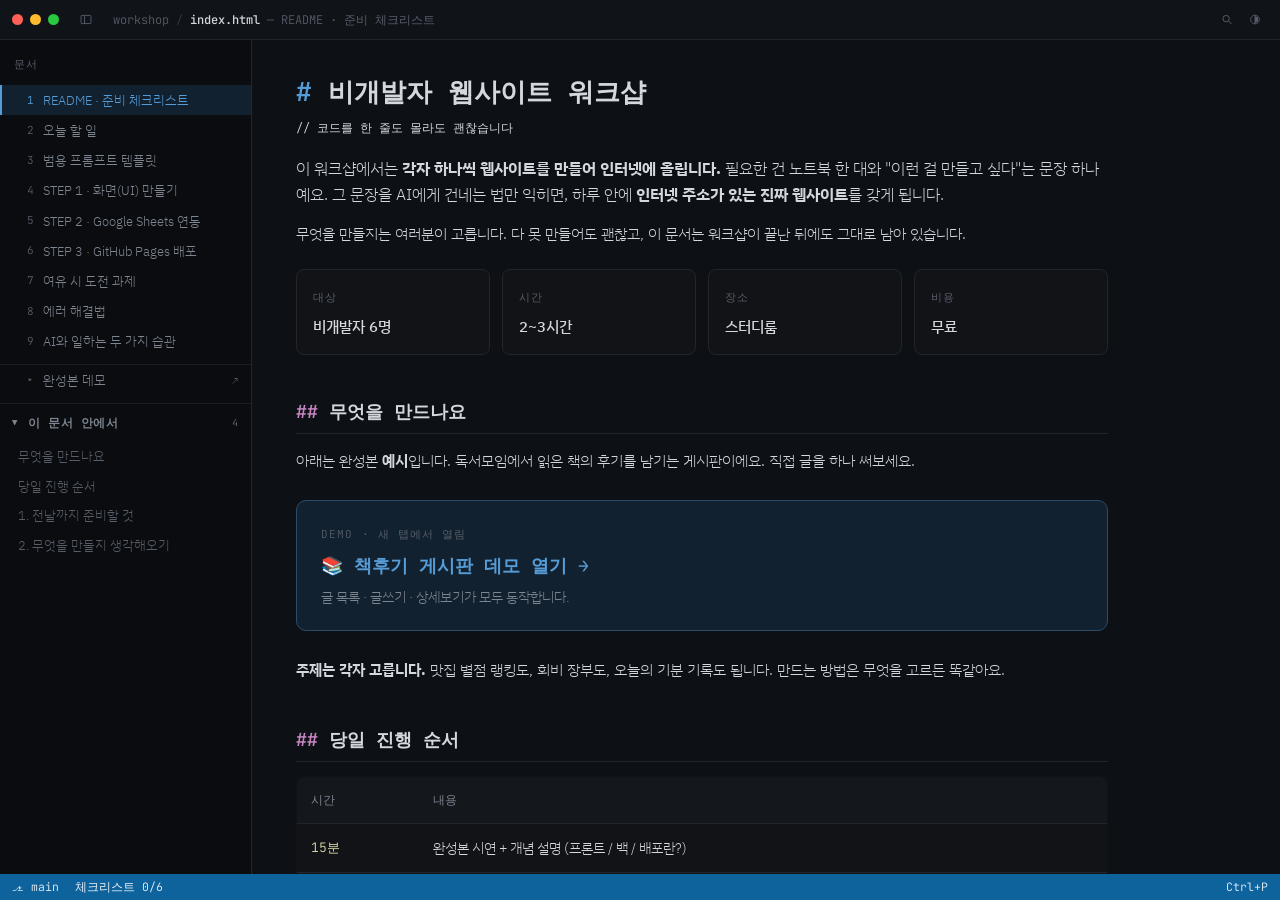
<file: index.html>
<!DOCTYPE html>
<html lang="ko">
<head>
<meta charset="UTF-8">
<meta name="viewport" content="width=device-width, initial-scale=1">
<title>README — 비개발자 웹사이트 워크샵</title>
<link rel="stylesheet" href="style.css">
</head>
<body data-file="index.html">

<div class="ide">

  <header class="titlebar"></header>

  <div class="workbench">
    <aside class="sidebar"></aside>

    <div class="editor">

      <div class="editor-area">
        <div class="scroller" id="scroller">
          <div class="code">
            <main class="main">
      <noscript>
        <div class="nojs">
          <strong>JavaScript가 꺼져 있습니다.</strong> 문서 목록·명령 팔레트 없이 본문만 보입니다.
          문서 이동 — <a href="index.html">README</a> ·
          <a href="dday.html">오늘 할 일</a> ·
          <a href="templates.html">템플릿</a> ·
          <a href="step1.html">STEP 1</a> ·
          <a href="step2.html">STEP 2</a> ·
          <a href="step3.html">STEP 3</a> ·
          <a href="extra.html">여유 과제</a> ·
          <a href="errors.html">에러 해결법</a> ·
          <a href="tips.html">두 가지 습관</a>
        </div>
      </noscript>
          <h1>비개발자 웹사이트 워크샵</h1>
          <p class="subtitle">코드를 한 줄도 몰라도 괜찮습니다</p>

          <p class="lead">이 워크샵에서는 <strong>각자 하나씩 웹사이트를 만들어 인터넷에 올립니다.</strong> 필요한 건 노트북 한 대와 "이런 걸 만들고 싶다"는 문장 하나예요. 그 문장을 AI에게 건네는 법만 익히면, 하루 안에 <strong>인터넷 주소가 있는 진짜 웹사이트</strong>를 갖게 됩니다.</p>

          <p>무엇을 만들지는 여러분이 고릅니다. 다 못 만들어도 괜찮고, 이 문서는 워크샵이 끝난 뒤에도 그대로 남아 있습니다.</p>

          <div class="meta-grid">
            <div class="meta-card"><div class="k">대상</div><div class="v">비개발자 6명</div></div>
            <div class="meta-card"><div class="k">시간</div><div class="v">2~3시간</div></div>
            <div class="meta-card"><div class="k">장소</div><div class="v">스터디룸</div></div>
            <div class="meta-card"><div class="k">비용</div><div class="v">무료</div></div>
          </div>

          <h2>무엇을 만드나요 </h2>

          <p>아래는 완성본 <strong>예시</strong>입니다. 독서모임에서 읽은 책의 후기를 남기는 게시판이에요. 직접 글을 하나 써보세요.</p>

          <a class="cta" href="sample/index.html" target="_blank" rel="noopener">
            <div class="eyebrow">DEMO · 새 탭에서 열림</div>
            <div class="headline">📚 책후기 게시판 데모 열기 →</div>
            <div class="desc">글 목록 · 글쓰기 · 상세보기가 모두 동작합니다.</div>
          </a>

          <p><strong>주제는 각자 고릅니다.</strong> 맛집 별점 랭킹도, 회비 장부도, 오늘의 기분 기록도 됩니다. 만드는 방법은 무엇을 고르든 똑같아요.</p>

          <h2>당일 진행 순서</h2>

          <div class="table-wrap">
            <table>
              <thead><tr><th>시간</th><th>내용</th></tr></thead>
              <tbody>
                <tr><td class="time">15분</td><td>완성본 시연 + 개념 설명 (프론트 / 백 / 배포란?)</td></tr>
                <tr><td class="time">20분</td><td>계정 생성 (StackBlitz, GitHub)</td></tr>
                <tr><td class="time">45분</td><td>주제 고르기 + AI 프롬프트로 목록 · 글쓰기 · 상세보기 화면 만들기</td></tr>
                <tr><td class="time">30분</td><td>Google Sheets 연동 (저장 / 불러오기)</td></tr>
                <tr><td class="time">20분</td><td>GitHub Pages 배포 → 실제 URL 접속</td></tr>
                <tr><td class="time">나머지</td><td>자유 커스터마이징 · Q&amp;A · (여유 시) 답변달기</td></tr>
              </tbody>
            </table>
          </div>

          <h2><span class="stepno">1.</span> 전날까지 준비할 것</h2>

          <p>필요한 건 이게 전부입니다. 하나씩 눌러서 확인하세요.</p>

          <div class="checkgroup">
            <div class="check"><span class="box"></span><span class="label"><strong>노트북 + 충전기</strong> — 태블릿·휴대폰만으로는 진행이 어렵습니다</span></div>
            <div class="check"><span class="box"></span><span class="label"><strong>크롬 브라우저</strong> 설치 — <a href="https://www.google.com/chrome/" target="_blank" rel="noopener">google.com/chrome</a></span></div>
            <div class="check"><span class="box"></span><span class="label"><strong>Google 계정</strong> 로그인 — 스프레드시트 연동에 씁니다</span></div>
            <div class="check"><span class="box"></span><span class="label"><strong>GitHub 계정</strong> — <a href="https://github.com/signup" target="_blank" rel="noopener">github.com/signup</a> 에서 미리 (당일 만들어도 되지만 미리가 낫습니다). 오늘 <strong>StackBlitz 로그인과 사이트 배포가 모두 이 계정</strong>으로 이뤄지니, 비밀번호를 꼭 기억해오세요</span></div>
            <div class="check"><span class="box"></span><span class="label"><strong>AI 채팅 로그인 확인</strong> — 평소 쓰시는 것 아무거나. <strong>무료 버전으로 충분합니다</strong> (유료면 더 좋고요)</span></div>
            <div class="check"><span class="box"></span><span class="label"><strong>무엇을 만들지 생각해오기</strong> — 아래 2번 참고 (안 정해와도 됩니다)</span></div>
          </div>

          <h2><span class="stepno">2.</span> 무엇을 만들지 생각해오기</h2>

          <p><strong>"무엇을 기록하는 사이트를 만들까?"</strong> 기록하고 싶은 것 하나를 정해서 <strong>네 칸으로 적어보세요.</strong> 아래는 예시입니다.</p>

          <div class="table-wrap">
            <table>
              <thead><tr><th>만들 것</th><th>네 칸</th></tr></thead>
              <tbody>
                <tr><td>📚 책 후기</td><td>제목 · 작성자 · 날짜 · 내용</td></tr>
                <tr><td>⭐ 맛집 별점</td><td>가게 이름 · 추천인 · 별점 · 한줄평</td></tr>
                <tr><td>🎨 오늘의 기분</td><td>날짜 · 이름 · 기분 · 한 줄</td></tr>
                <tr><td>💰 회비 장부</td><td>날짜 · 이름 · 항목 · 금액</td></tr>
                <tr><td>❓ 오늘의 질문</td><td>날짜 · 이름 · 질문 · 답</td></tr>
              </tbody>
            </table>
          </div>

          <p>네 칸으로 적히기만 하면 무엇이든 됩니다. <strong>2분만</strong> 생각해보시고, 안 떠오르면 그냥 오세요 — 당일에 같이 정합니다.</p>

          <div class="callout tip">
            <div class="title">✱ 참가자는 이 페이지까지만 보시면 됩니다</div>
            <p>워크샵 전에 볼 것은 위 두 가지가 전부예요. <strong>만드는 방법을 담은 나머지 문서는 당일에 열립니다.</strong> 오늘 무엇을 어떤 순서로 하는지는 <a href="dday.html">오늘 할 일</a>에 있습니다.</p>
          </div>

          <details class="hostbox">
            <summary>🎤 진행자용 — 며칠 전에 해둘 것</summary>
            <div class="in">
              <div class="checkgroup">
                <div class="check"><span class="box"></span><span class="label">완성본 예제 사이트 배포해두기 (시연용 URL 확보)</span></div>
                <div class="check"><span class="box"></span><span class="label">Google Sheets 템플릿 준비 — 컬럼 [제목, 작성자, 작성일, 내용]</span></div>
                <div class="check"><span class="box"></span><span class="label">Apps Script 코드 미리 작성하고 <strong>실제로 배포까지</strong> 테스트해보기</span></div>
                <div class="check"><span class="box"></span><span class="label">StackBlitz를 <strong>새 계정으로</strong> 한 번 돌려보기 — 신규 가입자가 보는 화면 확인</span></div>
                <div class="check"><span class="box"></span><span class="label">StackBlitz에서 <strong>저장소 만들고 커밋</strong>까지 직접 해보기 — <code>Connect repository</code> → <code>Commit</code>이 오늘의 핵심 동작입니다</span></div>
                <div class="check"><span class="box"></span><span class="label">트러블슈팅 노트 준비 (자주 나오는 에러 4~5개 대응법)</span></div>
                <div class="check"><span class="box"></span><span class="label">주제 예시 표 띄워둘 준비 — 못 고르는 사람은 기본(책후기)으로</span></div>
                <div class="check"><span class="box"></span><span class="label">여유 과제 카드 준비 (빨리 끝낸 사람에게 줄 다음 미션)</span></div>
                <div class="check"><span class="box"></span><span class="label"><strong>참가자에게 이 페이지 주소 공유</strong> (3~4일 전) — 준비물과 주제 예시가 여기 다 있습니다</span></div>
              </div>
              <p>당일 준비물과 진행 대본은 <a href="dday.html">오늘 할 일</a> 문서 맨 아래 🎤 상자에 있습니다.</p>
            </div>
          </details>

          <div class="pagenav">
            <span class="spacer"></span>
            <a class="next" href="dday.html">
              <div class="dir">다음 →</div>
              <div class="ttl">오늘 할 일</div>
            </a>
          </div>

            </main>
          </div>
        </div>
      </div>
    </div>
  </div>

  <footer class="statusbar"></footer>

</div>

<script src="ide.js"></script>

</body>
</html>
</file>
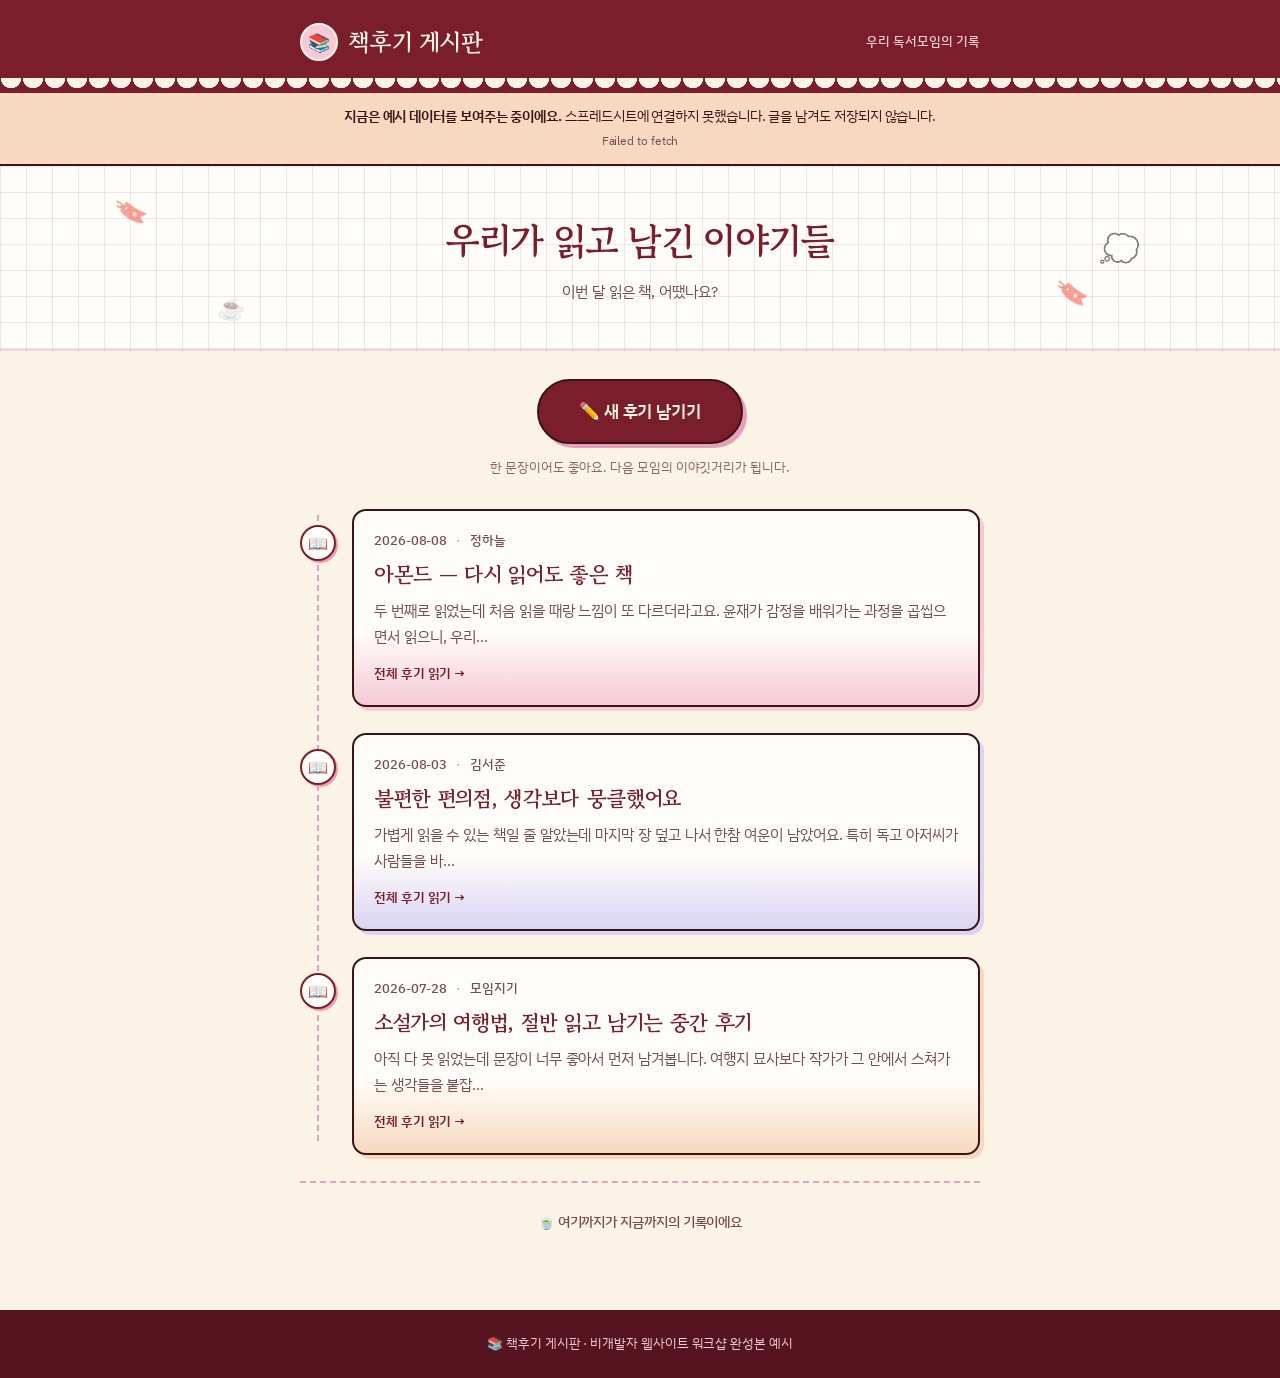
<file: sample/index.html>
<!DOCTYPE html>
<html lang="ko">
<head>
<meta charset="UTF-8">
<meta name="viewport" content="width=device-width, initial-scale=1">
<title>책후기 게시판</title>
<link rel="stylesheet" href="style.css">
</head>
<body>

<header class="site-header">
  <div class="wrap header-inner">
    <a class="logo" href="index.html"><span class="mark">📚</span> 책후기 게시판</a>
    <span class="header-tag">우리 독서모임의 기록</span>
  </div>
</header>

<section class="hero">
  <span class="deco d1">🔖</span>
  <span class="deco d2">💭</span>
  <span class="deco d3">☕</span>
  <span class="deco d4">🔖</span>
  <div class="wrap">
    <h1>우리가 읽고 남긴 이야기들</h1>
    <p>이번 달 읽은 책, 어땠나요?</p>
  </div>
</section>

<div class="wrap">

  <div class="write-cta">
    <a class="btn" href="write.html">✏️ 새 후기 남기기</a>
    <div class="hint">한 문장이어도 좋아요. 다음 모임의 이야깃거리가 됩니다.</div>
  </div>

  <div id="list"></div>

</div>

<footer class="site-footer">
  📚 책후기 게시판 · 비개발자 웹사이트 워크샵 완성본 예시
</footer>

<script src="api.js"></script>
<script>
function excerpt(text){
  const flat = String(text).replace(/\s+/g, ' ').trim();
  return flat.length > 64 ? flat.slice(0, 64) + '…' : flat;
}

function render(posts){
  const list = document.getElementById('list');

  if(!posts.length){
    list.innerHTML =
      '<div class="empty">' +
        '<span class="face">🍃</span>' +
        '<div class="t">아직 등록된 후기가 없어요</div>' +
        '<div class="d">위 버튼으로 첫 책후기를 남겨보세요.</div>' +
      '</div>';
    return;
  }

  let html = '<div class="timeline">';
  posts.forEach(function(p, i){
    html +=
      '<div class="tl-item">' +
        '<span class="marker">📖</span>' +
        '<a class="tl-card c' + (i % 3 + 1) + '" href="detail.html?id=' + encodeURIComponent(p.id) + '">' +
          '<div class="tl-meta"><span>' + escapeHtml(p.date) + '</span><span class="sep">·</span><span>' + escapeHtml(p.author) + '</span></div>' +
          '<h2>' + escapeHtml(p.title) + '</h2>' +
          '<p class="excerpt">' + escapeHtml(excerpt(p.content)) + '</p>' +
          '<div class="more">전체 후기 읽기 →</div>' +
        '</a>' +
      '</div>';
  });
  html += '</div>';
  html += '<div class="tl-end">🍵 여기까지가 지금까지의 기록이에요</div>';

  list.innerHTML = html;
}

var listBox = document.getElementById('list');
listBox.innerHTML = '<div class="loading">📚 후기를 불러오는 중…</div>';

/* 오래 걸리면 멈춘 것처럼 보이니 한마디 붙여줍니다 */
var slowTimer = setTimeout(function(){
  var el = listBox.querySelector('.loading');
  if(el) el.textContent = '📚 조금 오래 걸리네요, 잠시만요…';
}, 4000);

loadPosts().then(function(res){
  clearTimeout(slowTimer);
  if(res.offline) showOfflineBanner(res.reason);
  render(res.posts);
});
</script>

</body>
</html>
</file>
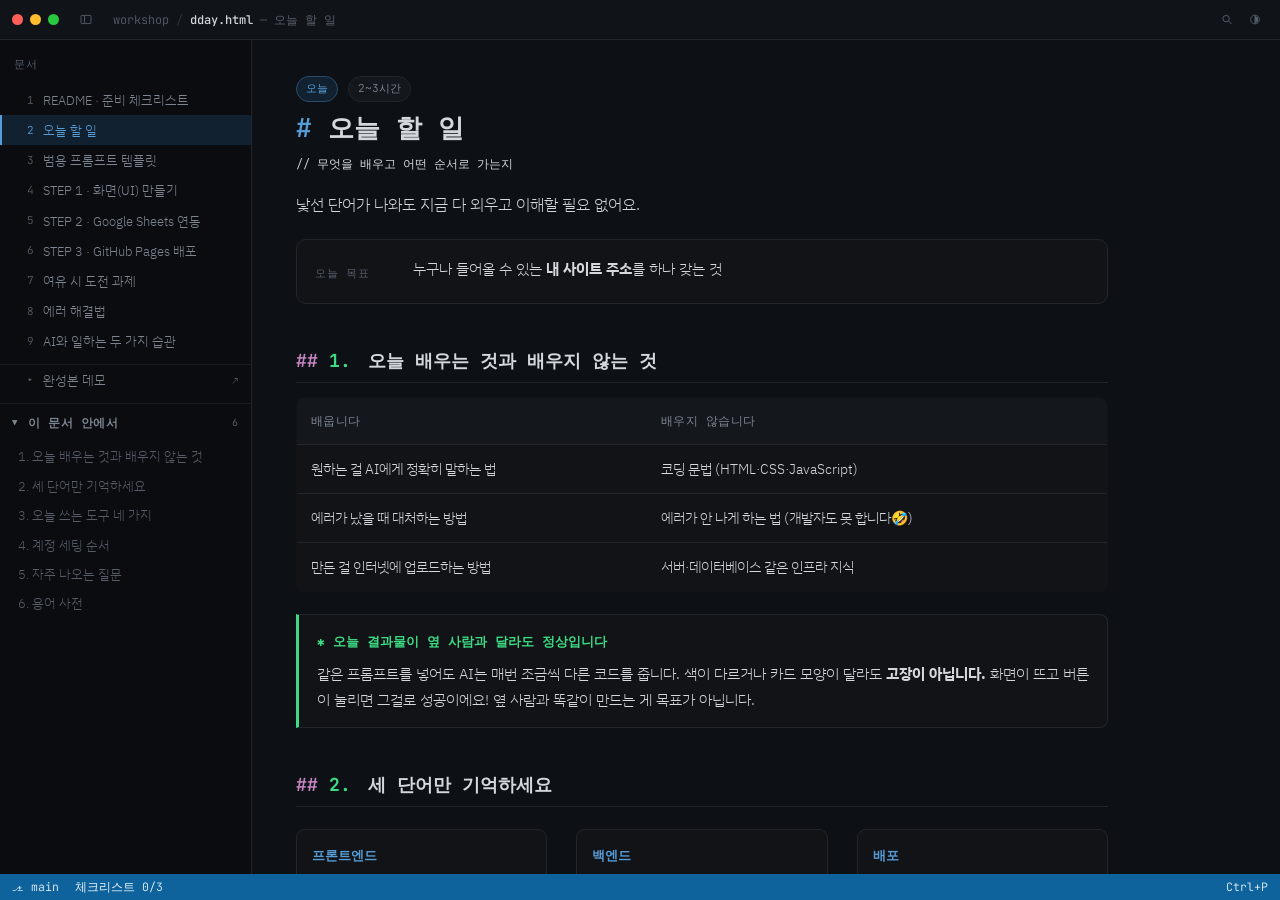
<file: dday.html>
<!DOCTYPE html>
<html lang="ko">
<head>
<meta charset="UTF-8">
<meta name="viewport" content="width=device-width, initial-scale=1">
<title>오늘 할 일 — 비개발자 웹사이트 워크샵</title>
<link rel="stylesheet" href="style.css">
</head>
<body data-file="dday.html">

<div class="ide">

  <header class="titlebar"></header>

  <div class="workbench">
    <aside class="sidebar"></aside>

    <div class="editor">

      <div class="editor-area">
        <div class="scroller" id="scroller">
          <div class="code">
            <main class="main">
      <noscript>
        <div class="nojs">
          <strong>JavaScript가 꺼져 있습니다.</strong> 문서 목록·명령 팔레트 없이 본문만 보입니다.
          문서 이동 — <a href="index.html">README</a> ·
          <a href="dday.html">오늘 할 일</a> ·
          <a href="templates.html">템플릿</a> ·
          <a href="step1.html">STEP 1</a> ·
          <a href="step2.html">STEP 2</a> ·
          <a href="step3.html">STEP 3</a> ·
          <a href="extra.html">여유 과제</a> ·
          <a href="errors.html">에러 해결법</a> ·
          <a href="tips.html">두 가지 습관</a>
        </div>
      </noscript>
          <span class="badge blue">오늘</span>
          <span class="badge">2~3시간</span>

          <h1>오늘 할 일</h1>
          <p class="subtitle">무엇을 배우고 어떤 순서로 가는지</p>

          <p class="lead">낯선 단어가 나와도 지금 다 외우고 이해할 필요 없어요.</p>

          <div class="brief">
            <div class="brief-row"><span class="k">오늘 목표</span><span class="v">누구나 들어올 수 있는 <strong>내 사이트 주소</strong>를 하나 갖는 것</span></div>
          </div>

          <h2><span class="stepno">1.</span> 오늘 배우는 것과 배우지 않는 것</h2>

          <div class="table-wrap">
            <table>
              <thead><tr><th>배웁니다</th><th>배우지 않습니다</th></tr></thead>
              <tbody>
                <tr>
                  <td>원하는 걸 AI에게 정확히 말하는 법</td>
                  <td>코딩 문법 (HTML·CSS·JavaScript)</td>
                </tr>
                <tr>
                  <td>에러가 났을 때 대처하는 방법</td>
                  <td>에러가 안 나게 하는 법 (개발자도 못 합니다🤣)</td>
                </tr>
                <tr>
                  <td>만든 걸 인터넷에 업로드하는 방법</td>
                  <td>서버·데이터베이스 같은 인프라 지식</td>
                </tr>
              </tbody>
            </table>
          </div>

          <div class="callout tip">
            <div class="title">✱ 오늘 결과물이 옆 사람과 달라도 정상입니다</div>
            <p>같은 프롬프트를 넣어도 AI는 매번 조금씩 다른 코드를 줍니다. 색이 다르거나 카드 모양이 달라도 <strong>고장이 아닙니다.</strong> 화면이 뜨고 버튼이 눌리면 그걸로 성공이에요! 옆 사람과 똑같이 만드는 게 목표가 아닙니다.</p>
          </div>

          <h2><span class="stepno">2.</span> 세 단어만 기억하세요</h2>

          <div class="flow">
            <div class="fbox">
              <div class="ft">프론트엔드</div>
              <div class="fd">손님이 앉는 <strong>홀</strong><br>손님이 주문을 할 수 있는 곳</div>
            </div>
            <div class="farrow">↔</div>
            <div class="fbox">
              <div class="ft">백엔드</div>
              <div class="fd">보이지 않는 <strong>주방·창고</strong><br>재료를 저장하고 음식을 만들어서 주문을 내보내는 곳</div>
            </div>
            <div class="farrow">↔</div>
            <div class="fbox">
              <div class="ft">배포</div>
              <div class="fd">가게에 붙는 <strong>주소·간판</strong><br>남들이 찾아올 수 있게 하는 것</div>
            </div>
          </div>

          <div class="table-wrap">
            <table>
              <thead><tr><th>단어</th><th>쉽게 말하면</th><th>오늘은 무엇으로</th><th>언제</th></tr></thead>
              <tbody>
                <tr>
                  <td class="sym">프론트엔드</td>
                  <td>눈에 보이는 화면 전부. 목록, 글쓰기 칸, 버튼.</td>
                  <td>HTML · CSS · JavaScript</td>
                  <td>STEP 1</td>
                </tr>
                <tr>
                  <td class="sym">백엔드</td>
                  <td>글이 사라지지 않게 적어두는 곳. 새로고침해도 남아 있게.</td>
                  <td>Google 스프레드시트</td>
                  <td>STEP 2</td>
                </tr>
                <tr>
                  <td class="sym">배포</td>
                  <td>내 노트북 안에만 있던 걸 모두가 접근할 수 있게 인터넷에 올리기</td>
                  <td>GitHub</td>
                  <td>STEP 3</td>
                </tr>
              </tbody>
            </table>
          </div>

          <div class="callout">
            <div class="title">✱ 새로고침하면 글이 사라지는 이유</div>
            <p>STEP 1이 끝나면 화면은 멀쩡한데 새로고침하면 쓴 글이 없어집니다. 고장이 아닙니다. <strong>홀만 만들고 주방이 아직 안 만들었기 때문</strong>이에요. 글을 어디에도 적어두지 않았으니 화면을 다시 그리는 순간 사라지는 겁니다. STEP 2에서 주방을 만듭니다.</p>
          </div>

          <h2><span class="stepno">3.</span> 오늘 쓰는 도구 네 가지</h2>

          <div class="table-wrap">
            <table>
              <thead><tr><th>도구</th><th>하는 일</th><th>왜 이걸 쓰나</th></tr></thead>
              <tbody>
                <tr>
                  <td class="sym">StackBlitz</td>
                  <td>브라우저 안의 작업실. <br>코드를 붙여넣고 바로 실행해 봅니다.</td>
                  <td>노트북에 아무것도 설치하지 않아도 되고, 맥·윈도우 차이가 없습니다.</td>
                </tr>
                <tr>
                  <td class="sym">Google Sheets</td>
                  <td>쓴 글이 쌓이는 창고.</td>
                  <td>저장된 내용을 눈으로 볼 수 있습니다.</td>
                </tr>
                <tr>
                  <td class="sym">GitHub</td>
                  <td>코드를 보관하고, 그대로 인터넷 주소로 띄웁니다(GitHub Pages).</td>
                  <td>둘 다 무료이고, 한 번 연결하면 그다음부터는 자동입니다.</td>
                </tr>
              </tbody>
            </table>
          </div>

          <h2><span class="stepno">4.</span> 계정 세팅 순서</h2>

          <div class="checkgroup">
            <div class="check"><span class="box"></span><span class="label"><strong>GitHub 로그인 확인</strong></span></div>
            <div class="check"><span class="box"></span><span class="label"><strong>StackBlitz 가입</strong> — <a href="https://stackblitz.com" target="_blank" rel="noopener">stackblitz.com</a> → 반드시 "Continue with GitHub"로</span></div>
            <div class="check"><span class="box"></span><span class="label"><strong>Google Sheets 템플릿 사본</strong> 만들기 (파일 → 사본 만들기)</span></div>
          </div>

          <h2><span class="stepno">5.</span> 자주 나오는 질문</h2>

          <div class="qa">
            <details>
              <summary>코드를 정말 한 줄도 몰라도 되나요?</summary>
              <div class="a"><p>됩니다. 오늘 여러분이 하는 일은 <strong>부탁하기 · 복사하기 · 붙여넣기 · 눈으로 확인하기</strong> 네 가지입니다. 코드는 읽지 않아도 됩니다. 다만 "여기를 고쳐야겠다"는 <em>말</em>은 직접 하셔야 해요. 그 말을 잘 만드는 법이 오늘의 핵심입니다.</p></div>
            </details>
            <details>
              <summary>돈이 드나요?</summary>
              <div class="a"><p>오늘 쓰는 것은 전부 무료 범위 안에서 끝납니다. StackBlitz·GitHub·Google Sheets 모두 무료 계정으로 충분해요. 유료가 되는 건 방문자가 아주 많아지거나, 나중에 <strong>주소를 따로 사는 경우</strong>뿐입니다.</p></div>
            </details>
            <details>
              <summary>오늘 만든 사이트는 계속 남아 있나요?</summary>
              <div class="a"><p>남습니다. 계정을 지우지 않는 한 주소는 계속 살아 있어요. 내일도, 한 달 뒤에도 같은 주소로 들어갈 수 있습니다. 글은 여러분의 Google 스프레드시트에 쌓이니 그것도 그대로 남습니다.</p></div>
            </details>
            <details>
              <summary>AI가 틀린 코드를 주면 어떻게 하나요?</summary>
              <div class="a">
                <p>자주 있는 일이고, 그게 정상입니다. 대응은 늘 같습니다.</p>
                <ul>
                  <li>화면에 안 나오면 → 콘솔을 열고 빨간 글씨를 복사</li>
                  <li>그 빨간 글씨를 AI에게 그대로 붙여넣기</li>
                  <li>"수정된 전체 코드로 다시 줘"라고 덧붙이기</li>
                </ul>
                <p>자세한 순서는 <a href="errors.html">에러 해결법</a>에 있습니다.</p>
              </div>
            </details>
            <details>
              <summary>워크샵이 끝나고 혼자서 고칠 수 있을까요?</summary>
              <div class="a"><p>오늘 쓰는 방식 그대로 하시면 됩니다. AI 대화창을 열고 "지금 이런 사이트를 만들어뒀는데, 여기를 이렇게 바꾸고 싶어"라고 하면 돼요. <a href="templates.html">범용 프롬프트 템플릿</a> 문서를 그때 다시 열어보세요. 오늘 이후에도 계속 쓰라고 만든 문서입니다.</p></div>
            </details>
            <details>
              <summary>노트북 없이 태블릿이나 휴대폰으로도 되나요?</summary>
              <div class="a"><p>권하지 않습니다. 코드를 복사해서 붙여넣는 작업이 많은데 화면이 작으면 그 과정이 몇 배로 힘듭니다.</p></div>
            </details>
            <details>
              <summary>중간에 못 따라가면 어떡하죠?</summary>
              <div class="a"><p>진행자가 네 번 멈춰서 확인합니다(계정 생성 후 · 화면 완료 후 · 저장 연동 후 · 배포 후). 그때 손만 들어주세요. 그리고 이 문서는 워크샵이 끝나도 그대로 남아 있으니, 집에서 이어서 해도 됩니다.</p></div>
            </details>
          </div>

          <h2><span class="stepno">6.</span> 용어 사전</h2>

          <p>오늘 귀에 스칠 단어들입니다. 뜻만 알면 충분하고, 외울 필요는 없습니다.</p>

          <dl class="gloss">
            <div><dt>HTML</dt><dd>화면의 뼈대. 제목·글·버튼이 <em>무엇인지</em> 적어둔 것.</dd></div>
            <div><dt>CSS</dt><dd>꾸미기. 색·크기·간격처럼 <em>어떻게 보일지</em>를 정합니다.</dd></div>
            <div><dt>JavaScript</dt><dd>움직임. 버튼을 누르면 무슨 일이 일어날지 정합니다.</dd></div>
            <div><dt>콘솔</dt><dd>브라우저가 우리에게 말을 거는 창. 에러가 여기 적힙니다.</dd></div>
            <div><dt>배포</dt><dd>내 컴퓨터에 있던 걸 인터넷 주소로 올리는 일.</dd></div>
            <div><dt>저장소(repository)</dt><dd>GitHub에 만드는 코드 보관함. 프로젝트 하나에 하나씩.</dd></div>
            <div><dt>Push</dt><dd>내가 고친 코드를 그 보관함으로 올려 보내는 것.</dd></div>
            <div><dt>API</dt><dd>프로그램끼리 주고받는 창구. 오늘은 화면과 스프레드시트를 잇는 통로입니다.</dd></div>
            <div><dt>프롬프트</dt><dd>AI에게 건네는 부탁 문장. 오늘 진짜로 배우는 건 이것입니다.</dd></div>
          </dl>

          <details class="hostbox">
            <summary>🎤 진행자용 — 준비물 · 진행 대본 · 체크포인트</summary>
            <div class="in">
            <p><strong>시작 전 준비물</strong></p>

            <div class="checkgroup">
              <div class="check"><span class="box"></span><span class="label">완성본 URL — 화면에 띄워두고 시작</span></div>
              <div class="check"><span class="box"></span><span class="label">이 사이트 주소 — 단톡방에 다시 한 번 공유</span></div>
              <div class="check"><span class="box"></span><span class="label">Sheets 템플릿 링크 (사본 만들기 권한 열려 있는지 확인)</span></div>
              <div class="check"><span class="box"></span><span class="label">주제 예시 표 — STEP 1 시작할 때 띄울 것</span></div>
              <div class="check"><span class="box"></span><span class="label">진행자 웹앱 URL — STEP 2에서 막힌 사람에게 공유할 백업</span></div>
            </div>
            <p><strong>구간별 대본 — 이 말은 꼭</strong></p>

            <p>구간마다 <strong>무엇을 하고 무엇을 말할지</strong>입니다. 각 문서 맨 아래 🎤 상자에 더 자세한 운영 요령이 있습니다.</p>

            <div class="table-wrap">
              <table>
                <thead><tr><th>시간</th><th>할 일</th><th>이 말은 꼭</th></tr></thead>
                <tbody>
                  <tr>
                    <td class="time">15분</td>
                    <td>완성본 시연 → 세 단어(프론트·백·배포) 설명<br><a href="index.html">README</a></td>
                    <td>"오늘 코딩은 안 배웁니다. <strong>말로 부탁하는 법</strong>을 배웁니다."</td>
                  </tr>
                  <tr>
                    <td class="time">20분</td>
                    <td>계정 2종 확인 (StackBlitz · GitHub)</td>
                    <td>"StackBlitz는 <strong>반드시 Continue with GitHub</strong>으로 로그인하세요."</td>
                  </tr>
                  <tr>
                    <td class="time">45분</td>
                    <td>주제 고르기(2분) → 화면 세 개 만들기<br><a href="step1.html">STEP 1</a></td>
                    <td>"주제는 2분 안에. 안 떠오르면 기본으로."<br>"옆 사람과 화면이 달라도 정상입니다."</td>
                  </tr>
                  <tr>
                    <td class="time">30분</td>
                    <td>Google Sheets 연동<br><a href="step2.html">STEP 2</a></td>
                    <td>"여기서 절반은 한 번 막힙니다. 정상입니다."</td>
                  </tr>
                  <tr>
                    <td class="time">20분</td>
                    <td>GitHub Pages 배포<br><a href="step3.html">STEP 3</a></td>
                    <td>"다 함께 한 단계씩 갑니다. 먼저 가지 마세요."</td>
                  </tr>
                  <tr>
                    <td class="time">나머지</td>
                    <td>커스터마이징 · Q&amp;A · 주소 공유<br><a href="extra.html">여유 과제</a></td>
                    <td>"이 문서는 오늘 이후에도 그대로 남아 있습니다."</td>
                  </tr>
                </tbody>
              </table>
            </div>
            <p><strong>멈춰서 확인할 네 지점</strong></p>

            <p>6명이 각자 다른 속도로 갑니다. 아래 네 곳에서 <strong>"다 되신 분 손 들어주세요"</strong>를 한 번씩 하면, 뒤처진 사람이 조용히 포기하는 걸 막을 수 있습니다.</p>

            <ul class="steps">
              <li class="step">
                <span class="num">1</span>
                <div class="body">
                  <h3>계정 생성 후</h3>
                  <p>StackBlitz · GitHub 둘 다 로그인 됐는지</p>
                </div>
              </li>
              <li class="step">
                <span class="num">2</span>
                <div class="body">
                  <h3>화면 완료 후 (STEP 1)</h3>
                  <p>목록 · 글쓰기 · 상세보기 세 화면이 눈에 보이는지</p>
                </div>
              </li>
              <li class="step">
                <span class="num">3</span>
                <div class="body">
                  <h3>Sheets 연동 후 (STEP 2)</h3>
                  <p>글을 하나 쓰면 스프레드시트에 행이 늘어나는지</p>
                </div>
              </li>
              <li class="step">
                <span class="num">4</span>
                <div class="body">
                  <h3>배포 후 (STEP 3)</h3>
                  <p>각자의 <code>github.io</code> 주소로 실제 접속되는지 — <strong>휴대폰으로도</strong></p>
                </div>
              </li>
            </ul>
              <p>2~3시간은 생각보다 빠듯합니다. 밀리면 이 순서로 줄이세요.</p>
              <ul>
                <li><strong>1순위로 자를 것 — 여유 과제.</strong> 원래 남는 시간용입니다.</li>
                <li><strong>2순위 — STEP 1의 커스터마이징.</strong> 화면 세 개만 뜨면 다음으로 넘어갑니다.</li>
                <li><strong>3순위 — STEP 2의 개별 해결.</strong> 진행자 웹앱 URL을 공유해 다 같이 같은 시트를 쓰게 하고 넘어갑니다.</li>
                <li><strong>절대 자르지 말 것 — STEP 3 배포.</strong> 내 주소가 생기고 휴대폰에서 열리는 순간이 오늘의 하이라이트입니다. 여기까지 못 가면 만족도가 확 떨어집니다.</li>
              </ul>
              <p>그리고 <strong>대신 고쳐주지 마세요.</strong> 막힌 사람 옆에서 "그걸 AI한테 뭐라고 말하면 될까요?"라고 되물어주는 게 오늘의 학습 목표에 맞습니다. 자세한 대응 원칙은 <a href="errors.html">에러 해결법</a> 맨 아래에 있습니다.</p>
            </div>
          </details>

          <div class="pagenav">
            <a class="prev" href="index.html">
              <div class="dir">← 이전</div>
              <div class="ttl">README · 준비 체크리스트</div>
            </a>
            <a class="next" href="templates.html">
              <div class="dir">다음 →</div>
              <div class="ttl">범용 프롬프트 템플릿</div>
            </a>
          </div>

            </main>
          </div>
        </div>
      </div>
    </div>
  </div>

  <footer class="statusbar"></footer>

</div>

<script src="ide.js"></script>

</body>
</html>
</file>
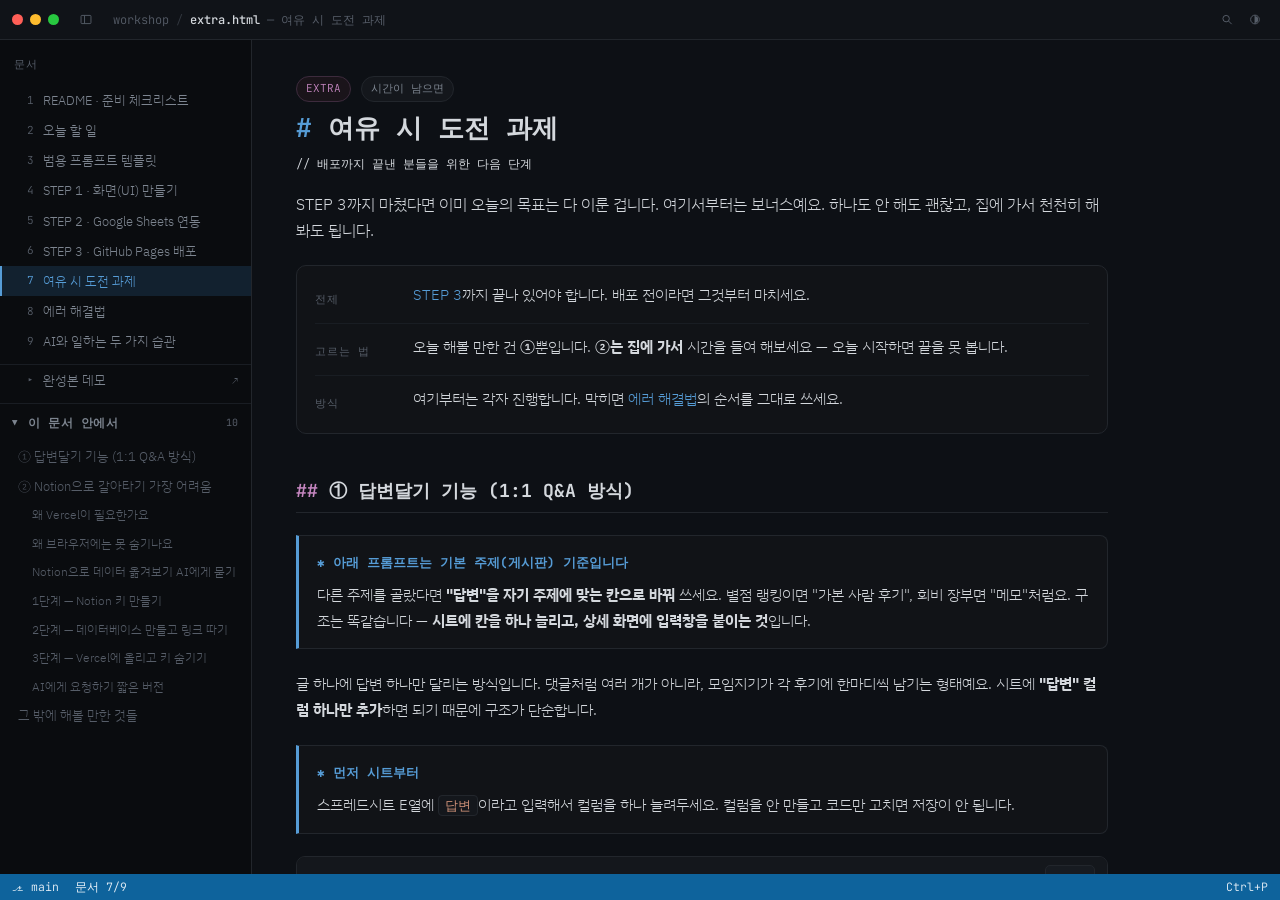
<file: extra.html>
<!DOCTYPE html>
<html lang="ko">
<head>
<meta charset="UTF-8">
<meta name="viewport" content="width=device-width, initial-scale=1">
<title>여유 시 도전 과제 — 비개발자 웹사이트 워크샵</title>
<link rel="stylesheet" href="style.css">
</head>
<body data-file="extra.html">

<div class="ide">

  <header class="titlebar"></header>

  <div class="workbench">
    <aside class="sidebar"></aside>

    <div class="editor">

      <div class="editor-area">
        <div class="scroller" id="scroller">
          <div class="code">
            <main class="main">
      <noscript>
        <div class="nojs">
          <strong>JavaScript가 꺼져 있습니다.</strong> 문서 목록·명령 팔레트 없이 본문만 보입니다.
          문서 이동 — <a href="index.html">README</a> ·
          <a href="dday.html">오늘 할 일</a> ·
          <a href="templates.html">템플릿</a> ·
          <a href="step1.html">STEP 1</a> ·
          <a href="step2.html">STEP 2</a> ·
          <a href="step3.html">STEP 3</a> ·
          <a href="extra.html">여유 과제</a> ·
          <a href="errors.html">에러 해결법</a> ·
          <a href="tips.html">두 가지 습관</a>
        </div>
      </noscript>
          <span class="badge purple">EXTRA</span>
          <span class="badge">시간이 남으면</span>

          <h1>여유 시 도전 과제</h1>
          <p class="subtitle">배포까지 끝낸 분들을 위한 다음 단계</p>

          <p class="lead">STEP 3까지 마쳤다면 이미 오늘의 목표는 다 이룬 겁니다. 여기서부터는 보너스예요. 하나도 안 해도 괜찮고, 집에 가서 천천히 해봐도 됩니다.</p>

          <div class="brief">
            <div class="brief-row"><span class="k">전제</span><span class="v"><a href="step3.html">STEP 3</a>까지 끝나 있어야 합니다. 배포 전이라면 그것부터 마치세요.</span></div>
            <div class="brief-row"><span class="k">고르는 법</span><span class="v">오늘 해볼 만한 건 <strong>①</strong>뿐입니다. <strong>②는 집에 가서</strong> 시간을 들여 해보세요 — 오늘 시작하면 끝을 못 봅니다.</span></div>
            <div class="brief-row"><span class="k">방식</span><span class="v">여기부터는 각자 진행합니다. 막히면 <a href="errors.html">에러 해결법</a>의 순서를 그대로 쓰세요.</span></div>
          </div>

          <h2>① 답변달기 기능 (1:1 Q&amp;A 방식)</h2>

          <div class="callout">
            <div class="title">✱ 아래 프롬프트는 기본 주제(게시판) 기준입니다</div>
            <p>다른 주제를 골랐다면 <strong>"답변"을 자기 주제에 맞는 칸으로 바꿔</strong> 쓰세요. 별점 랭킹이면 "가본 사람 후기", 회비 장부면 "메모"처럼요. 구조는 똑같습니다 — <strong>시트에 칸을 하나 늘리고, 상세 화면에 입력창을 붙이는 것</strong>입니다.</p>
          </div>

          <p>글 하나에 답변 하나만 달리는 방식입니다. 댓글처럼 여러 개가 아니라, 모임지기가 각 후기에 한마디씩 남기는 형태예요. 시트에 <strong>"답변" 컬럼 하나만 추가</strong>하면 되기 때문에 구조가 단순합니다.</p>

          <div class="callout">
            <div class="title">✱ 먼저 시트부터</div>
            <p>스프레드시트 E열에 <code>답변</code>이라고 입력해서 컬럼을 하나 늘려두세요. 컬럼을 안 만들고 코드만 고치면 저장이 안 됩니다.</p>
          </div>

          <div class="term">
            <div class="term-bar">
              <div class="dots"><i class="dot r"></i><i class="dot y"></i><i class="dot g"></i></div>
              <div class="name">extra-reply-prompt.txt</div>
              <button class="copy-btn">COPY</button>
            </div>
            <pre>게시판에 "답변달기" 기능을 추가하고 싶어. 댓글처럼 여러 개가 아니라
글 하나에 답변 하나만 달리는 1:1 방식이야 (Q&A 게시판처럼).

Google Sheets 컬럼에 "답변"을 하나 추가할 거야.

상세보기 페이지에 답변 입력창과 "답변 등록" 버튼을 추가해서,
등록하면 해당 글이 있는 행의 "답변" 컬럼에 저장되게 해줘.

이미 답변이 있으면 상세보기 페이지에 답변 내용도 함께 보여줘.</pre>
          </div>

          <div class="callout warn">
            <div class="title">⚠ Apps Script 재배포 잊지 마세요</div>
            <p>답변 저장은 Apps Script 코드도 같이 바뀝니다. 코드를 붙여넣은 뒤 <code>배포 → 배포 관리 → 수정 → 새 버전 → 배포</code>까지 해야 반영됩니다.</p>
          </div>

          <h2>② Notion으로 갈아타기 <span class="badge purple">가장 어려움</span></h2>

          <div class="callout">
            <div class="title">✱ 왜 API 키를 브라우저에 직접 넣으면 안 되나요</div>
            <p>여기부터는 <strong>서버</strong>라는 말이 나옵니다. 먼저 이것만 이해하고 넘어가세요. 식당으로 비유하면 쉽습니다.</p>
            <p><strong>손님(브라우저)</strong>이 <strong>웨이터(서버)</strong>한테 "이거 해주세요"라고 주문하면, 웨이터가 <strong>주방(외부 API)</strong>에 가서 <strong>비밀 레시피(API 키)</strong>를 써서 요리를 만들고, 완성된 요리(응답)를 다시 손님한테 가져다줍니다.</p>
            <p>핵심은 <strong>손님이 절대 주방에 직접 들어갈 수 없다는 것</strong>입니다. 손님이 주방에 들어가서 직접 요리하게 하면 비밀 레시피를 손님이 보게 되고, 그럼 <strong>아무나 그 레시피로 몰래 요리</strong>할 수 있게 돼요(무단으로 API 호출). 그래서 항상 웨이터를 거쳐야 하고, <strong>이게 바로 Vercel Serverless Function이 하는 역할</strong>입니다.</p>
          </div>

          <p>스프레드시트는 시작하기 쉬운 대신 제약이 많습니다. 글이 길어지면 칸이 답답하고, 이미지나 정리된 문서를 담기도 어렵죠. <strong>Notion으로 바꾸면</strong> 그 제약이 대부분 사라집니다. API도 스프레드시트보다 훨씬 안정적이에요.</p>

          <p>대신 <strong>지금 주소로는 안 됩니다.</strong> 오늘 배포한 GitHub Pages는 만들어둔 파일을 그대로 보여주는 방식이라, 무언가를 실행하지는 못하거든요.</p>

          <div class="table-wrap">
            <table>
              <thead><tr><th>붙이고 싶은 것</th><th>지금 주소로 되나</th><th>이유</th></tr></thead>
              <tbody>
                <tr>
                  <td>Google 스프레드시트 (오늘 한 것)</td>
                  <td>✅ 됩니다</td>
                  <td>화면 코드에 <strong>비밀 키가 없습니다.</strong> Apps Script 주소가 이미 중간에서 일을 해주고 있거든요</td>
                </tr>
                <tr>
                  <td><a href="https://supabase.com" target="_blank" rel="noopener">Supabase</a> · Firebase</td>
                  <td>⚠️ 조건부</td>
                  <td>화면에 넣는 키는 <strong>공개돼도 되게 만들어진 키</strong>입니다. 대신 <strong>접근 규칙을 켠 경우에만</strong> 안전해요 — 안 켜두면 누구나 표 전체를 읽고 지울 수 있습니다</td>
                </tr>
                <tr>
                  <td>Notion API</td>
                  <td>❌ 안 됩니다</td>
                  <td>발급되는 키가 <strong>내 워크스페이스 전체 권한</strong>이라 감출 곳이 필요합니다. 게다가 브라우저에서 부르는 것 자체를 막아뒀어요</td>
                </tr>
              </tbody>
            </table>
          </div>

          <div class="callout">
            <div class="title">✱ 세 줄의 차이는 "키" 하나입니다</div>
            <p>브라우저에 <strong>둬도 되는 값</strong>과 <strong>절대 두면 안 되는 값</strong>이 따로 있습니다. 공개용으로 발급된 키(Supabase의 <code>anon</code> 키 같은 것)는 둬도 되지만, <strong>할 수 있는 일이 제한돼 있을 때만</strong> 그렇습니다. 무엇이든 할 수 있는 키(Supabase의 <code>service_role</code>, Notion의 통합 토큰)는 예외 없이 서버에만 둡니다.</p>
          </div>

          <p>그래서 이 과제는 <strong>Vercel로 옮기는 것까지</strong> 포함합니다. 같은 GitHub 저장소를 가져가기만 하면 되고, 오늘 만든 GitHub Pages 주소는 그대로 둡니다 — <strong>진짜 자산은 저장소이지 배포 서비스가 아니거든요.</strong></p>

          <div class="callout danger">
            <div class="title">⛔ 오늘은 하지 마세요</div>
            <p>이건 <strong>집에 가서 시간을 들여</strong> 하는 과제입니다. 서버 개념이 하나 들어와서 앞의 둘과 난이도가 다릅니다. 워크샵 시간에 시작하면 배포까지 못 끝내고 애매하게 남습니다.</p>
          </div>

          <h3>왜 Vercel이 필요한가요</h3>

          <p>Notion API는 <strong>브라우저에서 직접 부를 수 없습니다.</strong> 이유가 둘입니다.</p>

          <ul>
            <li><strong>비밀 키로 인증합니다.</strong> 화면 코드에 넣으면 소스 보기로 누구나 가져가서 내 Notion을 마음대로 건드릴 수 있습니다</li>
            <li><strong>브라우저 요청을 막아둡니다.</strong> 실제로 확인해보면 허용 헤더를 아예 주지 않습니다</li>
          </ul>

          <p>그래서 <strong>내 사이트와 Notion 사이에 심부름꾼</strong>을 하나 둡니다. 키는 그 심부름꾼만 알고, 화면은 심부름꾼에게만 말을 겁니다. 그 심부름꾼을 공짜로 얹어주는 게 Vercel이에요. <strong>GitHub Pages로는 안 됩니다</strong> — 파일을 보여줄 뿐 무언가를 실행하지는 못하거든요.</p>

          <p>사실 <strong>오늘 이미 심부름꾼을 하나 쓰고 있었습니다.</strong> STEP 2에서 만든 Apps Script 주소가 그 역할이었어요. 스프레드시트를 직접 건드린 게 아니라, 그 주소에 부탁을 했던 거죠. 달라지는 건 <strong>이번엔 그 심부름꾼을 직접 만든다</strong>는 것뿐입니다.</p>

          <div class="flow">
            <div class="fbox">
              <div class="ft">① 내 화면</div>
              <div class="fd">키를 <strong>모릅니다</strong></div>
            </div>
            <div class="farrow">→</div>
            <div class="fbox on">
              <div class="ft">② Vercel 함수</div>
              <div class="fd">키를 <strong>여기만</strong> 갖고 있음<br>이번에 새로 만듭니다</div>
            </div>
            <div class="farrow">→</div>
            <div class="fbox">
              <div class="ft">③ Notion</div>
              <div class="fd">글이 쌓임</div>
            </div>
          </div>

          <h3>왜 브라우저에는 못 숨기나요</h3>

          <p>비유를 걷어내고 말하면 이렇습니다. <strong>브라우저에서 실행되는 코드는 방문자의 컴퓨터로 통째로 내려받아진 뒤, 그 자리에서 실행됩니다.</strong> 서버 코드처럼 멀리 있는 남의 컴퓨터 안에서 몰래 도는 게 아니라, HTML·CSS·JS 파일이 방문자에게 파일 그대로 전달돼요. <strong>숨길 곳이 아예 없는 겁니다.</strong></p>

          <details class="more">
            <summary>＋ 정말 다 보이는지 지금 확인해보기</summary>
            <div class="in">
              <ul>
                <li>아무 사이트에서나 <code>F12</code>(맥은 <code>Cmd+Option+I</code>)로 개발자도구를 열고 <strong>Sources</strong> 탭에 들어가면, 그 사이트가 쓰는 JS 코드 원본이 그대로 읽힙니다</li>
                <li><strong>Network</strong> 탭에서는 그 사이트가 어떤 주소로 요청을 보내는지, 무슨 값을 실어 보내는지까지 다 보입니다. 코드에 <code>const API_KEY = "sk-abc123..."</code>처럼 적어뒀다면 이 값도 그대로 노출돼요</li>
                <li>"코드를 압축(minify)해서 알아보기 어렵게 만들면 안전하지 않나요?" — 압축은 변수 이름을 짧게 줄이는 것뿐입니다. 파일은 여전히 통째로 내려가고, 되돌려 읽는 도구도 흔해요. <strong>숨기는 게 아니라 읽기 불편하게 만드는 것</strong>이라, 진짜 비밀을 감추는 용도로는 쓸 수 없습니다</li>
              </ul>
            </div>
          </details>

          <p>비유로 돌아오면, <strong>손님 자리는 원래 누구나 앉아서 메뉴판이든 테이블이든 벽에 붙은 안내문이든 다 뜯어볼 수 있는 공간</strong>입니다. "여기엔 아무것도 숨기면 안 된다"가 웹의 기본 구조예요. 그러니 정말 숨겨야 하는 건 애초에 손님 자리에 놓지 않고, 손님이 절대 못 들어가는 주방에만 둡니다.</p>

          <details class="more">
            <summary>＋ 웨이터는 실제로 어떻게 생겼나요 — 코드로 보기</summary>
            <div class="in">
              <p>Vercel 프로젝트의 <code>/api</code> 폴더에 파일 하나만 만들면 그게 웨이터가 됩니다. 아래는 <strong>이해를 돕기 위한 다른 예시</strong>(글 요약 기능)예요 — 오늘 만들 Notion용 실제 코드는 이 문서 아래쪽에 따로 있습니다.</p>
              <div class="term">
                <div class="term-bar">
                  <div class="dots"><i class="dot r"></i><i class="dot y"></i><i class="dot g"></i></div>
                  <div class="name">api/summarize.js — 웨이터</div>
                  <button class="copy-btn">COPY</button>
                </div>
                <pre>export default async function handler(req, res) {
  // 1. 손님(브라우저)이 보낸 주문서를 받습니다
  const { text } = req.body;

  // 2. 비밀 레시피(API 키)를 꺼냅니다
  //    코드에 직접 적혀 있지 않고, Vercel 환경변수에 따로 보관돼 있습니다
  const apiKey = process.env.OPENAI_API_KEY;

  // 3. 주방(외부 API)에 가서 진짜 작업을 시킵니다
  const response = await fetch('https://api.openai.com/v1/chat/completions', {
    method: 'POST',
    headers: {
      'Content-Type': 'application/json',
      'Authorization': 'Bearer ' + apiKey   // ← 레시피는 여기서만 쓰입니다
    },
    body: JSON.stringify({
      model: 'gpt-4o-mini',
      messages: [{ role: 'user', content: '다음 글을 요약해줘: ' + text }]
    })
  });

  const data = await response.json();

  // 4. 완성된 요리(결과)를 손님에게 서빙합니다
  res.status(200).json({ summary: data.choices[0].message.content });
}</pre>
              </div>
              <p>손님 자리, 그러니까 화면 코드는 <strong>이게 전부</strong>입니다. 키가 한 글자도 없죠.</p>
              <div class="term">
                <div class="term-bar">
                  <div class="dots"><i class="dot r"></i><i class="dot y"></i><i class="dot g"></i></div>
                  <div class="name">index.html 안 — 손님 자리</div>
                  <button class="copy-btn">COPY</button>
                </div>
                <pre>async function askSummary(text) {
  const res = await fetch('/api/summarize', {
    method: 'POST',
    body: JSON.stringify({ text })
  });
  const data = await res.json();
  console.log(data.summary);
}</pre>
              </div>
              <ul>
                <li>브라우저는 <code>/api/summarize</code>라는 <strong>호출 벨만 누를 뿐</strong>, 키가 뭔지 끝까지 모릅니다</li>
                <li><code>process.env.OPENAI_API_KEY</code>는 코드에 없습니다. Vercel 대시보드의 <code>Settings → Environment Variables</code>에 등록해둔 값을 <strong>서버가 실행될 때만</strong> 읽어가요. 그래서 개발자도구로 아무리 뒤져도 안 보입니다</li>
              </ul>
            </div>
          </details>

          <p>여기서 <strong>주방은 우리가 만드는 게 아닙니다.</strong> Notion, OpenAI 같은 곳이 이미 차려놓은 주방을 빌려 쓰는 거예요. 우리 웨이터가 "이 데이터베이스에 글 하나 추가해줘"라고 요청을 보내면, 주방이 자기네 데이터베이스에 실제로 행을 만들고 "이렇게 만들었어요"라는 응답을 돌려줍니다. <strong>진짜 일은 전부 주방에서 일어나고</strong>, 웨이터는 주문을 정확히 전달하고 결과를 받아오는 중간 역할만 합니다.</p>

          <div class="table-wrap">
            <table>
              <thead><tr><th>비유</th><th>실제</th><th>하는 일</th></tr></thead>
              <tbody>
                <tr><td>손님</td><td>브라우저 (내 화면 코드)</td><td>"이거 해주세요"라고 부르기만 함. 주방이 어디인지, 키가 뭔지 <strong>몰라도 됨</strong></td></tr>
                <tr><td>웨이터</td><td>서버 (Vercel의 <code>/api</code> 함수)</td><td>키를 보관하고, 손님 주문을 주방 언어로 바꿔 전달</td></tr>
                <tr><td>주방</td><td>외부 API (Notion · OpenAI …)</td><td>이미 만들어진 서비스. 저장·생성 같은 <strong>실제 작업</strong>을 수행</td></tr>
              </tbody>
            </table>
          </div>

          <div class="callout warn">
            <div class="title">✱ 키가 새면 요금이 샙니다</div>
            <p>주방 문을 여는 열쇠(API 키)는 "이 앱은 승인된 앱"이라는 확인용입니다. 이게 화면 코드에 있으면 사이트에 들어온 <strong>아무나 개발자도구로 꺼내 가서 내 이름으로 무제한 요청</strong>을 보낼 수 있어요. Notion이라면 내 워크스페이스가 통째로 열리고, 유료 API라면 요금이 그대로 청구됩니다.</p>
          </div>

          <h3>Notion으로 데이터 옮겨보기 <span class="badge blue">AI에게 묻기</span></h3>

          <p>아래 프롬프트 하나면 <strong>키 발급부터 배포까지 전부</strong> AI가 순서대로 알려줍니다. 먼저 이걸 붙여넣어 전체 그림을 받아두고, 막히는 곳이 생기면 아래 1~3단계에서 같은 내용을 천천히 짚어보세요.</p>

          <div class="term">
            <div class="term-bar">
              <div class="dots"><i class="dot r"></i><i class="dot y"></i><i class="dot g"></i></div>
              <div class="name">prompt-notion.txt</div>
              <button class="copy-btn">COPY</button>
            </div>
            <pre>[역할] 너는 Vercel Serverless Functions에 능숙한 백엔드 개발자야.

[상황/맥락] 나는 HTML, CSS, JavaScript로 만든 게시판 웹사이트를 GitHub Pages에 배포해서
Google Apps Script로 Google Sheets에 데이터를 관리하고 있어. 이제 사이트를 Vercel로 옮기고,
Google Sheets 대신 Notion 데이터베이스를 데이터 저장소로 쓰고 싶어.

[요청] 아래 순서대로 아주 자세히 알려줘:

1. Notion에서 Integration을 만들고 API 토큰을 발급받는 방법
   (Notion 사이트 어디를 클릭해야 하는지까지 구체적으로)

2. 게시글을 저장할 Notion 데이터베이스를 만드는 방법
   (제목, 작성자, 작성일, 내용 컬럼 구조로)

3. API 토큰을 브라우저 코드에 노출시키지 않기 위한
   Vercel 서버리스 함수(`/api` 폴더) 코드 (Node.js) —
   글쓰기/목록 불러오기/상세보기 각각에 필요한 함수

4. 브라우저 쪽에서 그 서버리스 함수들을 호출하는 코드

5. API 토큰을 Vercel 환경변수(Environment Variables)에 등록하는 방법

[형식] 전체 코드 파일로 주고, 어느 파일에 어떻게 넣어야 하는지,
어떤 순서로 진행해야 하는지 번호를 매겨서 정리해줘.</pre>
          </div>

          <div class="callout warn">
            <div class="title">✱ 답이 길게 옵니다 — 한 번에 다 하려고 하지 마세요</div>
            <p>다섯 개를 한꺼번에 물어봤으니 답도 그만큼 깁니다. <strong>1번부터 하나씩</strong> 끝내고 다음으로 넘어가세요. 중간에 막히면 그 번호만 다시 물어보면 됩니다.</p>
          </div>

          <h3>1단계 — Notion 키 만들기</h3>

          <ul class="steps">
            <li class="step">
              <span class="num">1</span>
              <div class="body">
                <h3>통합(Integration) 만들기</h3>
                <p><a href="https://www.notion.so/my-integrations" target="_blank" rel="noopener">notion.so/my-integrations</a> 접속 → <strong>New integration</strong></p>
                <ul>
                  <li>이름은 아무거나 (예: <code>book-review</code>)</li>
                  <li>워크스페이스는 내 것으로</li>
                  <li>Type은 <strong>Internal</strong></li>
                </ul>
              </div>
            </li>
            <li class="step">
              <span class="num">2</span>
              <div class="body">
                <h3>키 복사해서 메모장에</h3>
                <p>만들고 나면 <strong>Internal Integration Secret</strong>이 나옵니다. <code>ntn_</code>으로 시작하는 긴 글자예요. 복사해서 잠깐 메모장에 두세요.</p>
              </div>
            </li>
          </ul>

          <div class="callout danger">
            <div class="title">⛔ 이 키는 어디에도 붙여넣지 마세요</div>
            <p><strong>화면 코드에도, AI 채팅에도, GitHub에도 넣으면 안 됩니다.</strong> 이 키 하나면 내 Notion 워크스페이스를 읽고 쓸 수 있어요. 나중에 <strong>Vercel 설정 화면에만</strong> 넣습니다. 실수로 어딘가에 올렸다면 통합 화면에서 키를 새로 발급받으세요(<code>Rotate</code>).</p>
          </div>

          <h3>2단계 — 데이터베이스 만들고 링크 따기</h3>

          <ul class="steps">
            <li class="step">
              <span class="num">1</span>
              <div class="body">
                <h3>새 페이지에 데이터베이스 만들기</h3>
                <p>Notion에서 새 페이지를 만들고 본문에 <code>/table</code>을 쳐서 <strong>표 데이터베이스</strong>를 넣습니다. 그리고 <strong>1단계에서 정한 네 칸</strong>을 속성으로 만드세요.</p>
                <div class="table-wrap">
                  <table>
                    <thead><tr><th>속성 이름</th><th>속성 종류</th></tr></thead>
                    <tbody>
                      <tr><td>제목</td><td><strong>제목(Title)</strong> — 원래 있는 것</td></tr>
                      <tr><td>작성자</td><td>텍스트(Text)</td></tr>
                      <tr><td>작성일</td><td><strong>날짜(Date)</strong></td></tr>
                      <tr><td>내용</td><td>텍스트(Text)</td></tr>
                    </tbody>
                  </table>
                </div>
                <p>이름과 종류를 <strong>그대로</strong> 맞추세요. 스프레드시트 컬럼 순서와 같은 이야기입니다 — 코드가 이 이름으로 찾습니다.</p>
              </div>
            </li>
            <li class="step">
              <span class="num">2</span>
              <div class="body">
                <h3>통합을 이 페이지에 연결하기</h3>
                <p>페이지 오른쪽 위 <code>···</code> → <strong>연결(Connections)</strong> → 1단계에서 만든 통합 선택</p>
              </div>
            </li>
            <li class="step">
              <span class="num">3</span>
              <div class="body">
                <h3>주소에서 데이터베이스 ID 따기</h3>
                <p>데이터베이스를 <strong>전체 페이지로 열고</strong> 주소창을 봅니다. 이렇게 생겼어요.</p>
                <p><code>notion.so/내워크스페이스/<strong>2a1b3c4d5e6f7890abcd1234ef567890</strong>?v=...</code></p>
                <p>가운데 <strong>영문·숫자 32자리</strong>가 데이터베이스 ID입니다. <code>?v=</code> 앞까지만 복사해서 메모장에 두세요.</p>
              </div>
            </li>
          </ul>

          <div class="callout warn">
            <div class="title">⚠ 2단계의 "연결"을 빠뜨리는 사람이 제일 많습니다</div>
            <p>키를 제대로 만들어도 <strong>페이지에 통합을 연결하지 않으면</strong> API가 그 페이지를 아예 못 봅니다. <code>object_not_found</code>라는 오류가 나는데, 키가 틀린 줄 알고 엉뚱한 데를 고치게 돼요. <strong>안 될 때 여기부터 확인하세요.</strong></p>
          </div>

          <h3>3단계 — Vercel에 올리고 키 숨기기</h3>

          <p>지금 쓰는 GitHub 저장소를 그대로 가져갑니다. 지금 배포한 GitHub Pages 주소는 그대로 두고, 주소가 하나 더 생기는 셈이에요.</p>

          <ul class="steps">
            <li class="step">
              <span class="num">1</span>
              <div class="body">
                <h3>심부름꾼 파일 추가하기</h3>
                <p>저장소에 <code>api</code> 폴더를 만들고 그 안에 <code>notion.js</code>를 넣습니다. Vercel은 <strong><code>api</code> 폴더에 있는 파일을 서버에서 실행</strong>해줍니다. 코드는 아래 프롬프트로 AI에게 받으세요.</p>
              </div>
            </li>
            <li class="step">
              <span class="num">2</span>
              <div class="body">
                <h3>Vercel에 저장소 가져오기</h3>
                <p><a href="https://vercel.com" target="_blank" rel="noopener">vercel.com</a> → <strong>Continue with GitHub</strong> → <code>Add New → Project</code> → 내 저장소 <strong>Import</strong></p>
              </div>
            </li>
            <li class="step">
              <span class="num">3</span>
              <div class="body">
                <h3>키를 Vercel에만 넣기</h3>
                <p>Deploy 하기 전에 <strong>Environment Variables</strong>를 펼쳐서 두 개를 넣습니다. <strong>여기가 키를 넣는 유일한 곳입니다.</strong></p>
                <div class="table-wrap">
                  <table>
                    <thead><tr><th>이름</th><th>값</th></tr></thead>
                    <tbody>
                      <tr><td class="sym">NOTION_TOKEN</td><td>1단계에서 받은 <code>ntn_...</code></td></tr>
                      <tr><td class="sym">NOTION_DATABASE_ID</td><td>2단계에서 딴 32자리</td></tr>
                    </tbody>
                  </table>
                </div>
                <p>넣었으면 <strong>Deploy</strong>. 이미 배포한 뒤라면 <code>Settings → Environment Variables</code>에서 넣고 다시 배포하면 됩니다.</p>
              </div>
            </li>
          </ul>

          <h3>AI에게 요청하기 <span class="badge blue">짧은 버전</span></h3>

          <p>1~3단계를 직접 끝냈다면, 앞의 긴 프롬프트 대신 이것만 붙여넣어도 됩니다. <strong>코드 두 개만</strong> 받는 짧은 버전이에요.</p>

          <div class="term">
            <div class="term-bar">
              <div class="dots"><i class="dot r"></i><i class="dot y"></i><i class="dot g"></i></div>
              <div class="name">extra-notion-prompt.txt</div>
              <button class="copy-btn">COPY</button>
            </div>
            <pre>내 사이트의 저장소를 Google 스프레드시트에서 Notion으로 바꾸고 싶어.
Vercel에 올려서 서버 함수로 Notion을 부르는 방식이야.

Notion 데이터베이스 속성은 [제목, 작성자, 작성일, 내용]이야.
제목은 Title, 작성일은 Date, 나머지는 Text 종류야.

이렇게 만들어줘:
1. api/notion.js — Vercel 서버 함수
   - GET이면 데이터베이스의 글 목록을 JSON으로 돌려주기
   - POST면 받은 값으로 새 글을 추가하기 (작성일은 오늘 날짜)
2. 화면 코드가 이 주소를 부르도록 고치기

아래 세 가지는 꼭 지켜줘:
- 키는 process.env.NOTION_TOKEN, 데이터베이스 ID는
  process.env.NOTION_DATABASE_ID 로 읽어줘. 코드에 직접 쓰지 마
- Notion-Version 헤더는 2022-06-28 로 해줘.
  최신 버전은 데이터베이스 부르는 방식이 달라져서 예제가 잘 안 맞아
- 실패하면 무엇이 잘못됐는지 메시지로 돌려줘

[형식] 파일마다 이름을 적어서 전체 코드로 줘.</pre>
          </div>

          <div class="callout tip">
            <div class="title">✱ 좋은 소식 — CORS 걱정이 사라집니다</div>
            <p>STEP 2에서 <code>text/plain</code>으로 보내야 했던 이유 기억나시나요? 이제는 화면과 심부름꾼이 <strong>같은 주소</strong>에 있어서 브라우저가 막지 않습니다. 평범하게 <code>application/json</code>으로 보내면 돼요.</p>
          </div>

          <details class="more">
            <summary>＋ 받은 코드가 안 돌아가면 — 심부름꾼 예시 코드</summary>
            <div class="in">
              <p>저장소의 <code>api/notion.js</code>에 그대로 넣으면 됩니다. 속성 이름이 다르면 따옴표 안의 <code>제목 · 작성자 · 작성일 · 내용</code>만 자기 것으로 바꾸세요.</p>
              <div class="term">
                <div class="term-bar">
                  <div class="dots"><i class="dot r"></i><i class="dot y"></i><i class="dot g"></i></div>
                  <div class="name">api/notion.js</div>
                  <button class="copy-btn">COPY</button>
                </div>
                <pre>const NOTION = 'https://api.notion.com/v1';
const DB = process.env.NOTION_DATABASE_ID;

const HEADERS = {
  'Authorization': 'Bearer ' + process.env.NOTION_TOKEN,
  'Notion-Version': '2022-06-28',
  'Content-Type': 'application/json'
};

/* 글자 속성에서 실제 텍스트만 꺼냅니다 */
function text(prop) {
  if (!prop) return '';
  const arr = prop.title || prop.rich_text || [];
  return arr.map(function (t) { return t.plain_text; }).join('');
}

export default async function handler(req, res) {
  try {
    if (req.method === 'GET') {
      const r = await fetch(NOTION + '/databases/' + DB + '/query', {
        method: 'POST',
        headers: HEADERS,
        body: JSON.stringify({
          sorts: [{ property: '작성일', direction: 'descending' }]
        })
      });
      const data = await r.json();
      if (!r.ok) throw new Error(data.message || '목록을 불러오지 못했습니다.');

      const posts = (data.results || []).map(function (p) {
        return {
          id: p.id,
          title: text(p.properties['제목']),
          author: text(p.properties['작성자']),
          date: (p.properties['작성일'] &&
                 p.properties['작성일'].date &&
                 p.properties['작성일'].date.start) || '',
          content: text(p.properties['내용'])
        };
      });
      return res.status(200).json({ ok: true, posts: posts });
    }

    if (req.method === 'POST') {
      const body = req.body || {};
      const today = new Date().toISOString().slice(0, 10);

      const r = await fetch(NOTION + '/pages', {
        method: 'POST',
        headers: HEADERS,
        body: JSON.stringify({
          parent: { database_id: DB },
          properties: {
            '제목':   { title:     [{ text: { content: body.title   || '' } }] },
            '작성자': { rich_text: [{ text: { content: body.author  || '' } }] },
            '작성일': { date: { start: today } },
            '내용':   { rich_text: [{ text: { content: body.content || '' } }] }
          }
        })
      });
      const data = await r.json();
      if (!r.ok) throw new Error(data.message || '저장하지 못했습니다.');
      return res.status(200).json({ ok: true });
    }

    return res.status(405).json({ ok: false, error: 'GET 아니면 POST만 됩니다.' });
  } catch (e) {
    return res.status(500).json({ ok: false, error: String(e.message || e) });
  }
}</pre>
              </div>
              <p>화면 쪽에서는 주소만 <code>/api/notion</code>으로 바꾸면 됩니다.</p>
              <div class="term">
                <div class="term-bar">
                  <div class="dots"><i class="dot r"></i><i class="dot y"></i><i class="dot g"></i></div>
                  <div class="name">화면 쪽</div>
                  <button class="copy-btn">COPY</button>
                </div>
                <pre>// 목록
fetch('/api/notion')
  .then(r => r.json())
  .then(d => { /* d.posts 로 카드를 그립니다 */ });

// 저장 — 같은 주소라서 text/plain 요령이 필요 없습니다
fetch('/api/notion', {
  method: 'POST',
  headers: { 'Content-Type': 'application/json' },
  body: JSON.stringify({ title: 제목, author: 이름, content: 내용 })
})
  .then(r => r.json())
  .then(d => { if (d.ok) location.href = 'index.html'; });</pre>
              </div>
            </div>
          </details>

          <div class="callout warn">
            <div class="title">⚠ 안 될 때 볼 순서</div>
            <ul>
              <li><strong>목록이 비어 있다</strong> — 2단계의 <strong>연결(Connections)</strong>을 했나요? 이게 제일 흔합니다</li>
              <li><strong>500 오류</strong> — Vercel 프로젝트의 Environment Variables에 두 값이 들어 있나요? 넣은 뒤 <strong>다시 배포</strong>했나요? 넣기만 하면 반영되지 않습니다</li>
              <li><strong>속성을 못 찾는다는 오류</strong> — Notion 속성 이름과 코드 속 이름이 한 글자라도 다르면 안 됩니다</li>
              <li>Vercel 대시보드의 <strong>Logs</strong>에 서버 함수 오류가 그대로 찍힙니다. 브라우저 콘솔보다 여기가 정확해요</li>
            </ul>
          </div>

          <h2>그 밖에 해볼 만한 것들</h2>

          <ul>
            <li><strong>검색창 추가</strong> — 제목이나 작성자로 글을 찾는 입력칸. "목록 페이지 위에 검색창을 만들고, 입력한 단어가 제목이나 작성자에 포함된 글만 보이게 해줘."</li>
            <li><strong>별점 매기기</strong> — 시트에 "별점" 컬럼을 추가하고 글쓰기 폼에 ★ 1~5개 선택을 넣기.</li>
            <li><strong>비밀번호로 글 삭제</strong> — 글 쓸 때 네 자리 숫자를 같이 저장해두고, 그 숫자를 맞춰야 삭제되게 하기.</li>
            <li><strong>색과 폰트 바꾸기</strong> — 가장 만족도가 높은 작업입니다. "전체 색을 바다 느낌의 파란 계열로 바꿔줘" 한 줄이면 됩니다.</li>
          </ul>

          <details class="hostbox">
            <summary>🎤 진행자용 — 이 구간 운영 방법</summary>
            <div class="in">
              <p>속도 차이가 가장 크게 벌어지는 시간입니다. 진도를 맞추려 하지 말고 <strong>각자 원하는 걸 하게</strong> 두세요.</p>
              <ul>
                <li>배포까지 끝낸 사람에게만 이 문서를 안내합니다. 아직 STEP 2에 있는 사람에게는 부담이 됩니다.</li>
                <li>가장 반응이 좋은 건 <strong>"색과 폰트 바꾸기"</strong>입니다. 어렵지 않은데 결과가 눈에 확 보여서 성취감이 큽니다. 기능 추가보다 이쪽을 먼저 권해보세요.</li>
                <li>마지막 10분은 남겨서 <strong>서로의 사이트 주소를 단톡방에 공유</strong>하고 돌아가며 글을 남기는 시간으로 쓰면 마무리가 좋습니다.</li>
              </ul>
            </div>
          </details>

          <div class="pagenav">
            <a class="prev" href="step3.html">
              <div class="dir">← 이전</div>
              <div class="ttl">STEP 3 · GitHub Pages 배포</div>
            </a>
            <a class="next" href="errors.html">
              <div class="dir">다음 →</div>
              <div class="ttl">에러 해결법</div>
            </a>
          </div>


            </main>
          </div>
        </div>
      </div>
    </div>
  </div>

  <footer class="statusbar"></footer>

</div>

<script src="ide.js"></script>

</body>
</html>
</file>
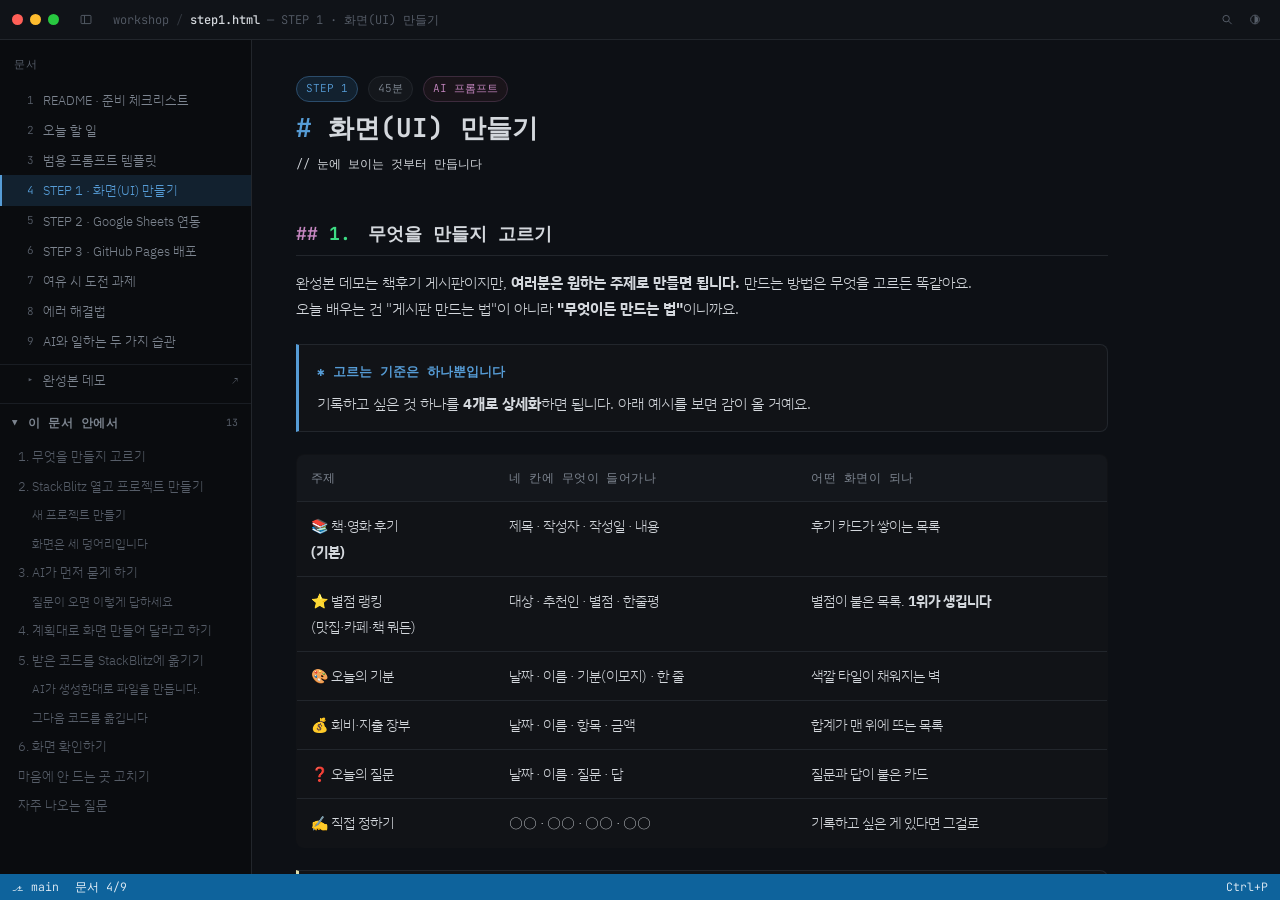
<file: step1.html>
<!DOCTYPE html>
<html lang="ko">
<head>
<meta charset="UTF-8">
<meta name="viewport" content="width=device-width, initial-scale=1">
<title>STEP 1 · 화면 만들기 — 비개발자 웹사이트 워크샵</title>
<link rel="stylesheet" href="style.css">
</head>
<body data-file="step1.html">

<div class="ide">

  <header class="titlebar"></header>

  <div class="workbench">
    <aside class="sidebar"></aside>

    <div class="editor">

      <div class="editor-area">
        <div class="scroller" id="scroller">
          <div class="code">
            <main class="main">
      <noscript>
        <div class="nojs">
          <strong>JavaScript가 꺼져 있습니다.</strong> 문서 목록·명령 팔레트 없이 본문만 보입니다.
          문서 이동 — <a href="index.html">README</a> ·
          <a href="dday.html">오늘 할 일</a> ·
          <a href="templates.html">템플릿</a> ·
          <a href="step1.html">STEP 1</a> ·
          <a href="step2.html">STEP 2</a> ·
          <a href="step3.html">STEP 3</a> ·
          <a href="extra.html">여유 과제</a> ·
          <a href="errors.html">에러 해결법</a> ·
          <a href="tips.html">두 가지 습관</a>
        </div>
      </noscript>
          <span class="badge blue">STEP 1</span>
          <span class="badge">45분</span>
          <span class="badge purple">AI 프롬프트</span>

          <h1>화면(UI) 만들기</h1>
          <p class="subtitle">눈에 보이는 것부터 만듭니다</p>

          <h2><span class="stepno">1.</span> 무엇을 만들지 고르기</h2>

          <p>완성본 데모는 책후기 게시판이지만, <strong>여러분은 원하는 주제로 만들면 됩니다.</strong> 만드는 방법은 무엇을 고르든 똑같아요. <br>
              오늘 배우는 건 "게시판 만드는 법"이 아니라 <strong>"무엇이든 만드는 법"</strong>이니까요.</p>

          <div class="callout">
            <div class="title">✱ 고르는 기준은 하나뿐입니다</div>
            <p>기록하고 싶은 것 하나를 <strong>4개로 상세화</strong>하면 됩니다. 아래 예시를 보면 감이 올 거예요.</p>
          </div>

          <div class="table-wrap">
            <table>
              <thead><tr><th>주제</th><th>네 칸에 무엇이 들어가나</th><th>어떤 화면이 되나</th></tr></thead>
              <tbody>
                <tr>
                  <td>📚 책·영화 후기<br><strong>(기본)</strong></td>
                  <td>제목 · 작성자 · 작성일 · 내용</td>
                  <td>후기 카드가 쌓이는 목록</td>
                </tr>
                <tr>
                  <td>⭐ 별점 랭킹<br>(맛집·카페·책 뭐든)</td>
                  <td>대상 · 추천인 · 별점 · 한줄평</td>
                  <td>별점이 붙은 목록. <strong>1위가 생깁니다</strong></td>
                </tr>
                <tr>
                  <td>🎨 오늘의 기분</td>
                  <td>날짜 · 이름 · 기분(이모지) · 한 줄</td>
                  <td>색깔 타일이 채워지는 벽</td>
                </tr>
                <tr>
                  <td>💰 회비·지출 장부</td>
                  <td>날짜 · 이름 · 항목 · 금액</td>
                  <td>합계가 맨 위에 뜨는 목록</td>
                </tr>
                <tr>
                  <td>❓ 오늘의 질문</td>
                  <td>날짜 · 이름 · 질문 · 답</td>
                  <td>질문과 답이 붙은 카드</td>
                </tr>
                <tr>
                  <td>✍️ 직접 정하기</td>
                  <td>○○ · ○○ · ○○ · ○○</td>
                  <td>기록하고 싶은 게 있다면 그걸로</td>
                </tr>
              </tbody>
            </table>
          </div>

          <div class="callout warn">
            <div class="title">⚠ 2분 안에 정하세요</div>
            <p>고민이 길어지면 만들 시간이 줄어듭니다. 안 떠오르면 <strong>기본(책후기 게시판)</strong>으로 가세요. 오늘 목표는 완벽한 아이디어가 아니라 <strong>내 주소가 있는 사이트 하나</strong>입니다. 주제는 나중에 얼마든지 바꿀 수 있어요.</p>
          </div>

          <h2><span class="stepno">2.</span> StackBlitz 열고 프로젝트 만들기</h2>

          <p>StackBlitz는 <strong>브라우저 안의 작업실</strong>입니다. <br>
              주소창에 <a href="https://stackblitz.com" target="_blank" rel="noopener">stackblitz.com</a>을 치고 <strong>Sign in</strong> → <strong>Continue with GitHub</strong>으로 들어갑니다.</p>

          <div class="callout warn">
            <div class="title">⚠ 반드시 GitHub 계정으로 로그인하세요</div>
            <p>이메일로 따로 가입하면 <strong>STEP 3에서 저장소를 만들 때 다시 연결해야 합니다.</strong> <br>지금 GitHub으로 들어가 두면 그 과정이 통째로 없어져요.</p>
          </div>

          <h3>새 프로젝트 만들기</h3>

          <ul class="steps">
            <li class="step">
              <span class="num">1</span>
              <div class="body">
                <h3>대시보드에서 <code>New Project</code></h3>
                <p>로그인하면 내 프로젝트 목록(대시보드)이 나옵니다. 파란 <strong>New Project</strong> 버튼을 누르세요.</p>
              </div>
            </li>
            <li class="step">
              <span class="num">2</span>
              <div class="body">
                <h3>스타터 목록에서 <code>Vanilla(Javascript)</code> 고르기</h3>
                <p>안 보이면 위쪽 카테고리에서 <strong>Frontend</strong>를 눌러보세요.</p>
              </div>
            </li>
            <li class="step">
              <span class="num">3</span>
              <div class="body">
                <h3>제목을 알아볼 이름으로 바꾸기</h3>
                <p>위쪽 가운데 프로젝트 제목을 눌러 <code>book-review</code>처럼 <strong>영문 소문자</strong>로 바꿔둡니다. 나중에 저장소 이름이 될 자리예요.</p>
              </div>
            </li>
            <li class="step">
              <span class="num">4</span>
              <div class="body">
                <h3>파일 목록에 <strong>폴더</strong>가 있으면 지우기</h3>
                <p>왼쪽 파일 목록에 <code>css</code>나 <code>js</code> 같은 <strong>폴더</strong>가 보이면, 폴더 이름에 <strong>오른쪽 클릭 → Delete</strong>로 지우세요. 오늘은 파일을 전부 <strong>폴더 없이 한 곳에</strong> 둡니다.</p>
              </div>
            </li>
          </ul>

          <div class="callout warn">
            <div class="title">⚠ 이 한 줄이 오늘 가장 많이 막히는 지점을 없앱니다</div>
            <p>AI는 파일을 <strong>한 곳에 나란히</strong> 두는 구조로 코드를 줍니다. 그런데 시작 프로젝트에 <code>css</code> 폴더가 있으면, AI가 준 <code>index.html</code>은 <code>style.css</code>를 찾는데 내 파일은 <code>css/style.css</code>에 있게 돼요. <strong>이름은 맞는데 위치가 달라서</strong> 디자인이 하나도 안 붙습니다. 지금 지워두면 이 일이 아예 안 생깁니다.</p>
          </div>

          <h3>화면은 세 덩어리입니다</h3>

          <p>처음 열면 복잡해 보이지만, 오늘 쓸 곳은 <strong>세 군데뿐</strong>입니다.</p>

          <figure class="uishot">
            <svg viewBox="0 0 720 380" role="img" aria-labelledby="uimap1-t uimap1-d">
              <title id="uimap1-t">StackBlitz 화면 구성</title>
              <desc id="uimap1-d">왼쪽은 파일 목록, 가운데는 코드를 붙여넣는 에디터, 오른쪽은 만든 화면이 자동으로 뜨는 미리보기입니다.</desc>

              <rect class="u-win" x="8" y="8" width="704" height="330" rx="10"/>

              <!-- 메뉴바 -->
              <path class="u-line" d="M8 44 H712"/>
              <circle class="u-dot-r" cx="26" cy="26" r="4.5"/>
              <circle class="u-dot-y" cx="40" cy="26" r="4.5"/>
              <circle class="u-dot-g" cx="54" cy="26" r="4.5"/>
              <rect class="u-ph" x="76" y="21" width="30" height="10" rx="3"/>
              <rect class="u-ph" x="112" y="21" width="34" height="10" rx="3"/>
              <text class="u-t dim mid" x="360" y="30">book-review</text>

              <!-- 아이콘 레일 -->
              <rect class="u-rail" x="9" y="45" width="30" height="292"/>
              <path class="u-line" d="M39 45 V337"/>
              <rect class="u-ph blue" x="17" y="58" width="14" height="14" rx="3"/>
              <rect class="u-ph" x="17" y="84" width="14" height="14" rx="3"/>
              <rect class="u-ph" x="17" y="110" width="14" height="14" rx="3"/>

              <!-- 파일 목록 -->
              <rect class="u-side" x="39" y="45" width="150" height="292"/>
              <path class="u-line" d="M189 45 V337"/>
              <text class="u-t dim" x="52" y="70">FILES</text>
              <text class="u-t on" x="60" y="94">index.html</text>
              <text class="u-t" x="60" y="114">write.html</text>
              <text class="u-t" x="60" y="134">detail.html</text>
              <text class="u-t dim" x="60" y="154">style.css</text>

              <!-- 에디터 -->
              <rect class="u-edit" x="189" y="45" width="252" height="292"/>
              <path class="u-line" d="M441 45 V337"/>
              <rect class="u-ph purple" x="205" y="62" width="46" height="8" rx="3"/>
              <rect class="u-ph orange" x="257" y="62" width="70" height="8" rx="3"/>
              <rect class="u-ph" x="215" y="82" width="90" height="8" rx="3"/>
              <rect class="u-ph blue" x="215" y="102" width="60" height="8" rx="3"/>
              <rect class="u-ph orange" x="281" y="102" width="86" height="8" rx="3"/>
              <rect class="u-ph" x="225" y="122" width="110" height="8" rx="3"/>
              <rect class="u-ph blue" x="225" y="142" width="72" height="8" rx="3"/>
              <rect class="u-ph" x="215" y="162" width="54" height="8" rx="3"/>
              <rect class="u-ph purple" x="205" y="182" width="40" height="8" rx="3"/>

              <!-- 미리보기 -->
              <rect class="u-prev" x="441" y="45" width="270" height="292"/>
              <path class="u-line" d="M441 72 H711"/>
              <circle class="u-ph" cx="456" cy="58" r="5"/>
              <rect class="u-ph" x="470" y="53" width="120" height="10" rx="5"/>
              <rect class="u-ph ink" x="470" y="96" width="150" height="14" rx="4"/>
              <rect class="u-ph ink" x="470" y="124" width="212" height="46" rx="6"/>
              <rect class="u-ph ink" x="470" y="182" width="212" height="46" rx="6"/>
              <rect class="u-ph ink" x="470" y="240" width="212" height="46" rx="6"/>

              <!-- 번호 핀 -->
              <g class="u-pin">
                <path class="u-lead" d="M114 200 V352"/>
                <path class="u-lead" d="M315 200 V352"/>
                <path class="u-lead" d="M576 300 V352"/>
                <circle class="u-pin-c" cx="114" cy="364" r="12"/>
                <text class="u-pin-t" x="114" y="368">1</text>
                <circle class="u-pin-c" cx="315" cy="364" r="12"/>
                <text class="u-pin-t" x="315" y="368">2</text>
                <circle class="u-pin-c" cx="576" cy="364" r="12"/>
                <text class="u-pin-t" x="576" y="368">3</text>
              </g>
            </svg>
            <figcaption>
              <b>1 파일 목록</b> — 여기서 파일을 만듭니다 · 
              <b>2 에디터</b> — 코드를 붙여넣는 곳, 읽지 않아도 됩니다 · 
              <b>3 미리보기</b> — 만든 화면이 <b>자동으로</b> 뜹니다
            </figcaption>
          </figure>

          <div class="callout tip">
            <div class="title">수정 후 자동으로 미리보기에 적용됩니다.</div>
            <p>StackBlitz는 <strong>타이핑을 멈추면 오른쪽 미리보기가 알아서 갱신됩니다.</strong> 저장도 자동이라 누를 게 없어요. 화면이 안 바뀌는 것 같으면 미리보기 위쪽의 <strong>새로고침(↻)</strong>만 한 번 눌러보세요.</p>
          </div>

          <h2><span class="stepno">3.</span> AI가 먼저 묻게 하기</h2>

          <p>여기서부터가 오늘의 핵심입니다. <strong>바로 "만들어줘"라고 하지 않습니다.</strong> 대신 AI에게 <strong>나한테 먼저 질문해 달라고</strong> 시킵니다.</p>

          <div class="callout tip">
            <div class="title">✱ 왜 바로 안 시키나요</div>
            <p>주제가 사람마다 다르니 필요한 것도 다릅니다. 내가 미처 생각 못 한 걸 AI가 물어봐 주면, <strong>답만 하면서 계획이 세워집니다.</strong> 빈 화면 앞에서 "뭐라고 써야 하지" 하고 멈추는 시간이 사라져요.</p>
          </div>

          <p>아래를 복사해서 <code>○○</code> 두 군데만 <strong>1단계에서 정한 내 주제</strong>로 바꿔 넣으세요.</p>

          <div class="term">
            <div class="term-bar">
              <div class="dots"><i class="dot r"></i><i class="dot y"></i><i class="dot g"></i></div>
              <div class="name">step1-interview.txt</div>
              <button class="copy-btn">COPY</button>
            </div>
            <pre>[역할] 너는 초보자에게 친절하게 설명하는 웹 개발자야.

[상황/맥락] 나는 ○○을 기록하는 웹사이트를 만들려고 해.
기록할 항목은 ○○, ○○, ○○, ○○ 네 가지야. 코딩은 전혀 몰라.

[요청] 바로 코드를 주지 말고, 먼저 나한테 필요한 걸 물어봐 줘.
한 번에 서너 개씩만, 초보자도 답할 수 있는 쉬운 말로.
내가 답하면 그걸 정리해서 "무엇을 만들지" 계획을 보여줘.

[형식] 계획은 한 페이지 분량으로, 화면 목록과
각 화면에 무엇이 들어가는지 항목으로 정리해줘.</pre>
          </div>

          <p>예를 들어 맛집 별점 랭킹이라면 첫 줄은 <code>나는 맛집 별점을 기록하는 웹사이트를 만들려고 해</code>, 항목은 <code>가게 이름, 추천인, 별점, 한줄평</code>이 됩니다.</p>

          <h3>질문이 오면 이렇게 답하세요</h3>

          <ul class="steps">
            <li class="step">
              <span class="num">1</span>
              <div class="body">
                <h3>짧게 답해도 됩니다</h3>
                <p>"별점은 별 다섯 개 중에 고르게", "정렬은 최신순" 정도면 충분합니다. 문장으로 안 써도 돼요.</p>
              </div>
            </li>
            <li class="step">
              <span class="num">2</span>
              <div class="body">
                <h3>모르면 모른다고 하세요</h3>
                <p><strong>"그건 잘 모르겠어. 네가 추천해줘."</strong> — 이 한마디면 AI가 알아서 정합니다. 오늘 가장 쓸모 있는 문장입니다.</p>
              </div>
            </li>
            <li class="step">
              <span class="num">3</span>
              <div class="body">
                <h3>계획이 오면 읽어보고 고칩니다</h3>
                <p>마음에 안 드는 줄이 있으면 <strong>말로</strong> 고치세요. "상세 화면에 날짜도 보여줘" 같은 식으로요. <strong>아직 코드가 아니라 계획이라 몇 번을 고쳐도 공짜입니다.</strong></p>
              </div>
            </li>
          </ul>

          <div class="callout warn">
            <div class="title">⚠ 여기서 오래 붙잡지 마세요</div>
            <p>주고받기는 <strong>두세 번이면 충분합니다.</strong> 계획이 완벽할 필요는 없어요. 결과물이 나온 뒤에 다시 고치면 됩니다.</p>
          </div>

          <h2><span class="stepno">4.</span> 계획대로 화면 만들어 달라고 하기</h2>

          <p>계획이 마음에 들면, <strong>같은 대화창에</strong> 이어서 아래를 붙여넣습니다. 바꿀 곳이 없으니 그대로 복사하면 됩니다.</p>

          <div class="term">
            <div class="term-bar">
              <div class="dots"><i class="dot r"></i><i class="dot y"></i><i class="dot g"></i></div>
              <div class="name">step1-build.txt</div>
              <button class="copy-btn">COPY</button>
            </div>
            <pre>좋아, 이 계획대로 가자.

[요청] 계획 중에서 이번에는 화면만 먼저 만들어줘.
- 저장 기능은 아직 넣지 말고, 예시 2~3개를 넣어서
  화면이 어떻게 보이는지만 확인할 수 있게 해줘
- 디자인은 깔끔하고 따뜻한 느낌으로
- 맨 처음 열리는 화면의 파일 이름은 index.html로 해줘.
  나머지 파일 이름은 네가 알아서 정하고, 답변에 이름을 적어줘
- 파일끼리 연결하는 링크는 상대경로로 해줘 (예: write.html)
- 파일은 전부 폴더 없이 한 곳에 두고, CSS는 style.css 파일 하나로 해줘

[형식] 세 파일의 전체 코드로 줘.</pre>
          </div>

          <div class="callout">
            <div class="title">✱ 이 짧은 요청이 하는 일 3가지</div>
            <ul>
              <li><strong>범위를 잘랐습니다</strong> — "이번에는 화면만". 저장까지 한 번에 시키면 결과가 길어져 어긋납니다</li>
              <li><strong>예시 데이터를 요청했습니다</strong> — 빈 화면은 잘 됐는지 판단할 수가 없어요</li>
              <li><strong>형식을 정했습니다</strong> — "전체 코드로". 조각으로 오면 어디 붙일지 모릅니다</li>
            </ul>
          </div>

          <details class="more">
            <summary>＋ 주제를 못 정했거나 인터뷰가 막혔다면 — 바로 쓰는 프롬프트</summary>
            <div class="in">
              <p>인터뷰를 건너뛰고 <strong>이거 하나만</strong> 붙여넣어도 됩니다. 기본 주제(책후기 게시판)로 한 번에 끝냅니다. 먼저 화면을 뽑아놓고, 주제는 나중에 바꿔도 늦지 않아요.</p>
              <div class="term">
                <div class="term-bar">
                  <div class="dots"><i class="dot r"></i><i class="dot y"></i><i class="dot g"></i></div>
                  <div class="name">step1-fallback.txt</div>
                  <button class="copy-btn">COPY</button>
                </div>
                <pre>HTML, CSS, JavaScript로 간단한 게시판 웹사이트를 만들어줘.

기능은 다음과 같아:

1. 목록 페이지
   - 게시글 제목, 작성자, 작성일을 카드 형태로 나열
   - 각 카드를 클릭하면 상세 페이지로 이동

2. 글쓰기 페이지
   - 제목, 작성자, 내용을 입력하는 폼
   - "등록" 버튼

3. 상세보기 페이지
   - 선택한 글의 제목, 작성자, 작성일, 내용을 보여줌

디자인은 깔끔하고 따뜻한 느낌으로, 파스텔톤 색상을 사용해줘.

지금은 데이터 저장 없이 화면 디자인만 먼저 만들어줘.
더미 데이터(예시 글 2~3개)를 넣어서 화면이 어떻게 보이는지 확인할 수 있게 해줘.

파일은 이렇게 해줘:
- 맨 처음 열리는 화면의 파일 이름은 index.html로 해줘
- 파일은 전부 폴더 없이 한 곳에 두고, CSS는 style.css 파일 하나로 해줘
- 파일끼리 연결하는 링크는 상대경로로 해줘 (예: write.html)</pre>
              </div>
            </div>
          </details>

          <h2><span class="stepno">5.</span> 받은 코드를 StackBlitz에 옮기기</h2>

          <p>오늘 가장 많이 반복하게 될 동작입니다. 세 번만 해보면 손에 익어요.</p>

          <h3>AI가 생성한대로 파일을 만듭니다.</h3>

          <p><strong>파일 이름은 여러분이 정하지 않습니다.</strong> AI가 답변에서 파일마다 이름을 적어줍니다. <code>목록 페이지 (index.html)</code>처럼요. <strong>그 이름을 그대로</strong> 만들면 됩니다.</p>

          <p>주제가 무엇이든 화면은 셋입니다 — 쌓인 걸 보는 <strong>목록</strong>, 새로 적는 <strong>입력</strong>, 하나를 자세히 보는 <strong>상세</strong>. 그래서 파일도 보통 셋이 옵니다.</p>

          <p>왼쪽 파일 목록 위의 <strong>새 파일 아이콘</strong>을 눌러 만드세요. <code>index.html</code>은 이미 있을 테니 <strong>그대로 쓰고 나머지만</strong> 새로 만들면 됩니다.</p>

          <div class="callout warn">
            <div class="title">⚠ 한 글자도 다르면 안 됩니다</div>
            <p>AI가 적어준 이름을 <strong>보고 그대로 옮겨 적으세요.</strong> <code>Write.html</code>과 <code>write.html</code>은 다른 파일로 취급됩니다. 오타가 나면 화면끼리 이동이 안 돼요.</p>
            <p>헷갈리면 AI에게 <strong>"만들어야 할 파일 이름만 목록으로 다시 알려줘"</strong>라고 물어보세요.</p>
          </div>

          <h3>그다음 코드를 옮깁니다</h3>

          <ul class="steps">
            <li class="step">
              <span class="num">1</span>
              <div class="body">
                <h3>코드 블록의 복사 버튼을 누릅니다</h3>
                <p>AI 답변의 코드 상자 오른쪽 위에 <strong>복사 버튼</strong>이 있습니다. 그걸 쓰세요. 드래그로 긁으면 설명 문장까지 섞여 들어갑니다.</p>
              </div>
            </li>
            <li class="step">
              <span class="num">2</span>
              <div class="body">
                <h3>해당 파일을 열고, 있던 내용을 전부 지웁니다</h3>
                <p><strong>Ctrl + A</strong>(맥은 <strong>Cmd + A</strong>)로 전체 선택. 반쯤 남은 옛 코드가 섞이는 게 가장 흔한 사고입니다.</p>
              </div>
            </li>
            <li class="step">
              <span class="num">3</span>
              <div class="body">
                <h3>붙여넣습니다</h3>
                <p>저장은 자동입니다. <strong>오른쪽 미리보기가 곧바로 바뀌는지</strong> 보세요. 파일들을 각각 이렇게 채웁니다.</p>
              </div>
            </li>
            <li class="step">
              <span class="num">4</span>
              <div class="body">
                <h3>오른쪽 미리보기를 확인합니다</h3>
                <p><strong>누를 버튼은 없습니다.</strong> 붙여넣는 순간 화면이 바뀝니다. 안 바뀌면 미리보기 위쪽의 새로고침(↻)을 한 번 누르세요.</p>
              </div>
            </li>
          </ul>

          <h2><span class="stepno">6.</span> 화면 확인하기</h2>

          <p>아래 네 가지만 보면 됩니다. 코드는 읽지 않아도 돼요.</p>

          <ul class="steps">
            <li class="step">
              <span class="num">✓</span>
              <div class="body">
                <h3>파일이 다 잘 만들어졌나요?</h3>
                <p>왼쪽 목록에 보여야 합니다.</p>
              </div>
            </li>
            <li class="step">
              <span class="num">✓</span>
              <div class="body">
                <h3>원하는 대로 구현이 모두 되었나요?</h3>
                <p>예를 들어 목록 화면이 있고 클릭하면 상세 페이지가 넘어가거나, 등록할 수 있는 버튼이 있는지 등 기능들을 확인하세요</p>
              </div>
            </li>
          </ul>

          <div class="callout tip">
            <div class="title">✱ 옆 사람과 화면이 달라도 정상입니다</div>
            <p>주제도 다르고, 같은 요청을 넣어도 AI는 매번 조금씩 다르게 만듭니다. 색이나 모양은 지금부터 바꾸면 됩니다.</p>
          </div>

          <h2>마음에 안 드는 곳 고치기</h2>

          <p>여기부터가 진짜 재미있는 부분입니다. <strong>한 번에 하나씩</strong>만 바꾸세요.</p>

          <div class="term">
            <div class="term-bar">
              <div class="dots"><i class="dot r"></i><i class="dot y"></i><i class="dot g"></i></div>
              <div class="name">step1-refine.txt</div>
              <button class="copy-btn">COPY</button>
            </div>
            <pre>지금 화면 잘 나왔어. 여기서 딱 하나만 바꾸고 싶어.

(예시 — 하나만 골라서 쓰세요)
1. 카드가 너무 작아. 좀 더 크고 여백이 넉넉했으면 좋겠어.
2. 색이 차가워 보여. 크림색이랑 살구색 위주로 바꿔줘.
3. 글씨가 작아서 잘 안 보여. 제목을 더 크게 해줘.
4. 모바일에서 보면 카드가 잘려. 화면이 좁을 때 세로로 쌓이게 해줘.

나머지는 그대로 두고, 수정된 전체 코드로 다시 줘.</pre>
          </div>

          <div class="callout tip">
            <div class="title">✱ 원하는 느낌을 말로 못 하겠다면</div>
            <p><a href="sample/index.html" target="_blank" rel="noopener">완성본 데모</a>를 열어두고 "이런 느낌으로"라고 해도 됩니다. 화면을 캡처해서 AI에게 보여주는 것도 좋은 방법이에요.</p>
          </div>

          <h2>자주 나오는 질문</h2>

          <div class="qa">
            <details>
              <summary>AI가 파일을 하나로 합쳐서 줬어요</summary>
              <div class="a"><p>여러 메뉴들을 추가해서 기능을 확장할거야. 지금 1개의 파일로 만들어 준 걸 효율적으로 분리해서 다시 줘</p></div>
            </details>
            <details>
              <summary>미리보기가 하얗게 비어 있어요</summary>
              <div class="a">
                <ul>
                  <li>파일 이름이 <code>index.html</code>이 맞는지</li>
                  <li>붙여넣을 때 앞부분이 잘리지 않았는지 — 첫 줄이 <code>&lt;!DOCTYPE html&gt;</code>로 시작해야 합니다</li>
                  <li>미리보기 창을 한 번 새로고침</li>
                </ul>
                <p>그래도 안 되면 <a href="errors.html">에러 해결법</a>으로 가세요.</p>
              </div>
            </details>
            <details>
              <summary>글쓰기에서 등록을 눌러도 아무 일이 없어요</summary>
              <div class="a"><p>지금은 그게 정상입니다. 저장 기능을 아직 안 붙였으니까요. STEP 2에서 붙입니다.</p></div>
            </details>
            <details>
              <summary>AI가 갑자기 코드를 크게 바꿔놨어요</summary>
              <div class="a"><p>"방금 준 코드는 취소하고, <strong>직전 버전으로 돌아가서</strong> 내가 말한 것만 바꿔줘"라고 하세요. 다음부터는 요청 끝에 <strong>"나머지는 그대로 두고"</strong>를 붙이면 크게 줄어듭니다.</p></div>
            </details>
            <details>
              <summary>StackBlitz에서 결제하라는 화면이 떠요</summary>
              <div class="a"><p>닫으셔도 됩니다. 오늘 StackBlitz는 <strong>코드를 붙여넣고 화면을 보는 용도</strong>로만 씁니다. 유료가 필요한 건 비공개(private) 저장소인데, 오늘 만드는 저장소는 공개(public)라 무료 범위 안입니다. AI도 별도 채팅창에서 쓰니 관계없어요.</p></div>
            </details>
          </div>

          <details class="hostbox">
            <summary>🎤 진행자용 — 45분 운영 방법</summary>
            <div class="in">
              <ul>
                <li><strong>0~3분</strong> · 주제 고르기. 예시 표를 화면에 띄우고 <strong>"2분 드릴게요"</strong>라고 시간을 잘라주세요. 끝까지 못 고른 사람은 4단계의 <strong>접힌 폴백 프롬프트</strong>로 보내면 됩니다 — 인터뷰를 건너뛰고 바로 화면이 나옵니다.</li>
                <li><strong>3~8분</strong> · StackBlitz 화면 세 덩어리를 화면 공유로 같이 봅니다. <strong>New Project</strong>를 <em>한 번은 같이</em> 해보세요. "Run 버튼이 없다"는 말을 미리 해두면 질문이 확 줄어듭니다.</li>
                <li><strong>8~14분</strong> · 3단계 인터뷰. <code>○○</code>를 자기 주제로 채웠는지만 봐주세요. <strong>"모르겠으면 '네가 추천해줘'라고 답하세요"</strong>를 미리 크게 말해두면 여기서 멈추는 사람이 없습니다. 주고받기 <strong>두세 번에서 끊게</strong> 하세요 — 계획을 다듬느라 시간을 다 쓰는 사람이 꼭 나옵니다.</li>
                <li><strong>14~22분</strong> · 4단계 요청 → 코드 받기 → 파일 만들고 옮기기. 진행자는 돌아다니며 "파일 세 개에 각각 붙여넣었는지"만 확인합니다.</li>
                <li><strong>22~28분</strong> · 6단계 확인 항목을 같이 짚습니다. 여기서 <strong>손 들어 확인</strong>을 한 번 하세요.</li>
                <li><strong>28~45분</strong> · 각자 하나씩 고치기. 빨리 끝낸 사람에게는 "카드에 마우스 올리면 떠오르게" 같은 과제를 주면 좋습니다.</li>
              </ul>
              <p><strong>대신 고쳐주지 마세요.</strong> 막힌 사람 옆에서 "그걸 AI한테 뭐라고 말하면 될까요?"라고 되물어주는 게 오늘의 학습 목표에 맞습니다.</p>
              <p>시작 전에 한 번 말해주면 좋은 것 — "결제하라는 화면이 뜨면 닫으세요. 오늘 안 씁니다."</p>
              <p><strong>주제가 6명 다 달라도 괜찮습니다.</strong> 네 칸 구조가 같아서 막히는 지점도 똑같습니다. 오히려 마지막에 서로 구경하는 재미가 생겨요.</p>
            </div>
          </details>

          <div class="pagenav">
            <a class="prev" href="templates.html">
              <div class="dir">← 이전</div>
              <div class="ttl">범용 프롬프트 템플릿</div>
            </a>
            <a class="next" href="step2.html">
              <div class="dir">다음 →</div>
              <div class="ttl">STEP 2 · Google Sheets 연동</div>
            </a>
          </div>

            </main>
          </div>
        </div>
      </div>
    </div>
  </div>

  <footer class="statusbar"></footer>

</div>

<script src="ide.js"></script>

</body>
</html>
</file>
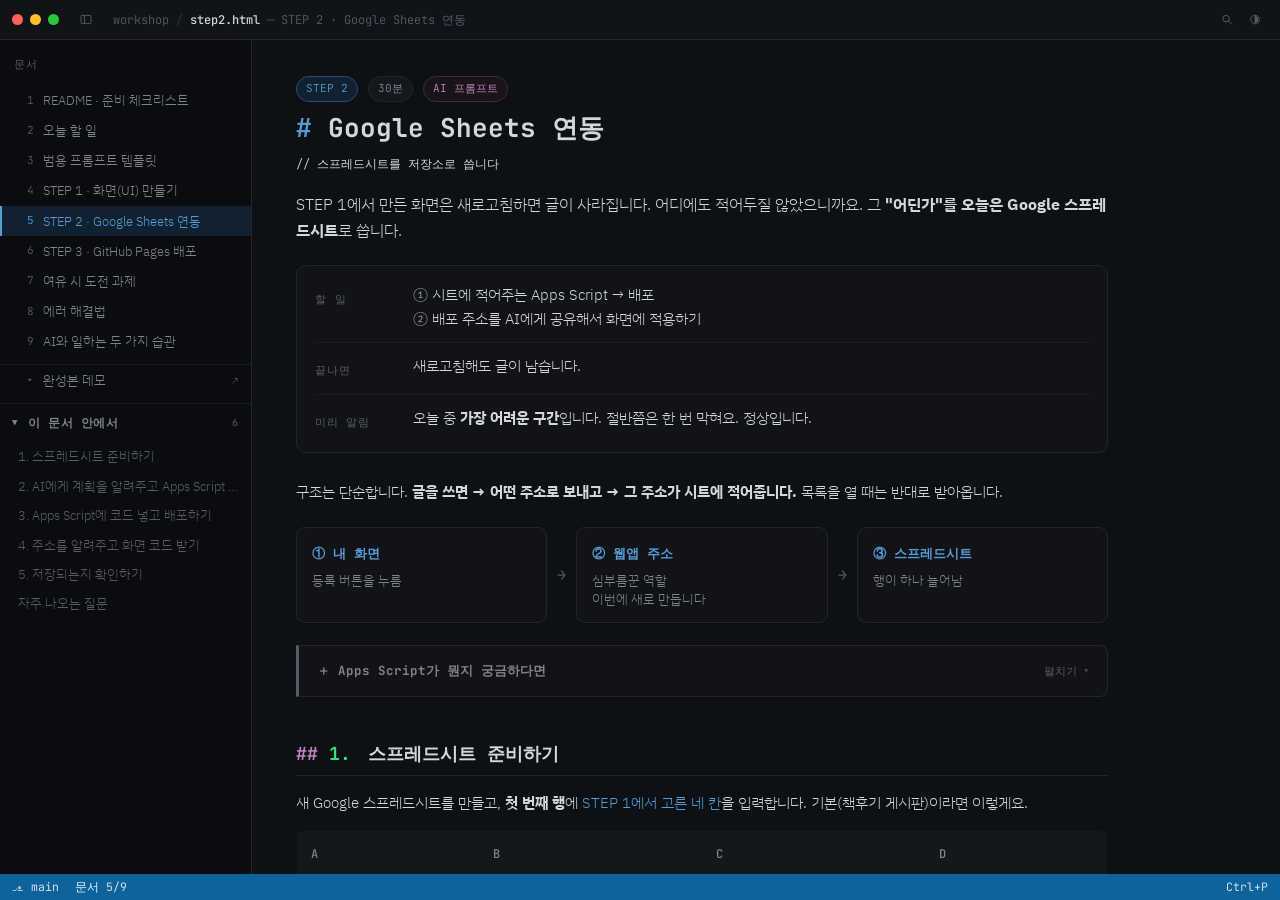
<file: step2.html>
<!DOCTYPE html>
<html lang="ko">
<head>
<meta charset="UTF-8">
<meta name="viewport" content="width=device-width, initial-scale=1">
<title>STEP 2 · Google Sheets 연동 — 비개발자 웹사이트 워크샵</title>
<link rel="stylesheet" href="style.css">
</head>
<body data-file="step2.html">

<div class="ide">

  <header class="titlebar"></header>

  <div class="workbench">
    <aside class="sidebar"></aside>

    <div class="editor">

      <div class="editor-area">
        <div class="scroller" id="scroller">
          <div class="code">
            <main class="main">
      <noscript>
        <div class="nojs">
          <strong>JavaScript가 꺼져 있습니다.</strong> 문서 목록·명령 팔레트 없이 본문만 보입니다.
          문서 이동 — <a href="index.html">README</a> ·
          <a href="dday.html">오늘 할 일</a> ·
          <a href="templates.html">템플릿</a> ·
          <a href="step1.html">STEP 1</a> ·
          <a href="step2.html">STEP 2</a> ·
          <a href="step3.html">STEP 3</a> ·
          <a href="extra.html">여유 과제</a> ·
          <a href="errors.html">에러 해결법</a> ·
          <a href="tips.html">두 가지 습관</a>
        </div>
      </noscript>
          <span class="badge blue">STEP 2</span>
          <span class="badge">30분</span>
          <span class="badge purple">AI 프롬프트</span>

          <h1>Google Sheets 연동</h1>
          <p class="subtitle">스프레드시트를 저장소로 씁니다</p>

          <p class="lead">STEP 1에서 만든 화면은 새로고침하면 글이 사라집니다. 어디에도 적어두질 않았으니까요. 그 <strong>"어딘가"를 오늘은 Google 스프레드시트</strong>로 씁니다. </p>

          <div class="brief">
            <div class="brief-row"><span class="k">할 일</span><span class="v">① 시트에 적어주는 Apps Script → 배포 <br>② 배포 주소를 AI에게 공유해서 화면에 적용하기</span></div>
            <div class="brief-row"><span class="k">끝나면</span><span class="v">새로고침해도 글이 남습니다.</span></div>
            <div class="brief-row"><span class="k">미리 알림</span><span class="v">오늘 중 <strong>가장 어려운 구간</strong>입니다. 절반쯤은 한 번 막혀요. 정상입니다.</span></div>
          </div>

          <p>구조는 단순합니다. <strong>글을 쓰면 → 어떤 주소로 보내고 → 그 주소가 시트에 적어줍니다.</strong> 목록을 열 때는 반대로 받아옵니다.</p>

          <div class="flow">
            <div class="fbox">
              <div class="ft">① 내 화면</div>
              <div class="fd">등록 버튼을 누름</div>
            </div>
            <div class="farrow">→</div>
            <div class="fbox">
              <div class="ft">② 웹앱 주소</div>
              <div class="fd">심부름꾼 역할<br>이번에 새로 만듭니다</div>
            </div>
            <div class="farrow">→</div>
            <div class="fbox">
              <div class="ft">③ 스프레드시트</div>
              <div class="fd">행이 하나 늘어남</div>
            </div>
          </div>

          <details class="more">
            <summary>＋ Apps Script가 뭔지 궁금하다면</summary>
            <div class="in">
              <p>Google 스프레드시트에 딸려 있는 <strong>자동화 도구</strong>입니다. 엑셀의 매크로와 비슷하다고 생각하면 됩니다.</p>
              <p>우리는 여기에 "누가 글을 보내오면 시트에 한 줄 적어줘"라는 코드를 넣고, 그걸 <strong>인터넷 주소 형태로 배포</strong>합니다. 그 주소가 위 그림의 ②, 화면과 시트를 잇는 다리예요.</p>
              <p>즉 오늘의 <strong>백엔드</strong>는 이 둘입니다 — 심부름하는 Apps Script, 보관하는 스프레드시트.</p>
            </div>
          </details>

          <h2><span class="stepno">1.</span> 스프레드시트 준비하기</h2>

          <p>새 Google 스프레드시트를 만들고, <strong>첫 번째 행</strong>에 <a href="step1.html">STEP 1에서 고른 네 칸</a>을 입력합니다. 기본(책후기 게시판)이라면 이렇게요.</p>

          <div class="table-wrap">
            <table>
              <thead><tr><th>A</th><th>B</th><th>C</th><th>D</th></tr></thead>
              <tbody><tr><td>제목</td><td>작성자</td><td>작성일</td><td>내용</td></tr></tbody>
            </table>
          </div>

          <p>다른 주제를 골랐다면 그 네 칸을 쓰면 됩니다. 예를 들어 별점 랭킹이라면 <code>가게 이름 · 추천인 · 별점 · 한줄평</code>, 회비 장부라면 <code>날짜 · 이름 · 항목 · 금액</code>이 됩니다.</p>

          <p><strong>순서는 마음대로 정해도 됩니다.</strong> 정해진 정답이 없어요. <code>가게 이름</code>이 먼저든 <code>별점</code>이 먼저든 상관없습니다. 다음 단계에서 <strong>정한 순서를 그대로 AI에게 알려주기만</strong> 하면, AI가 거기에 맞는 코드를 써줍니다.</p>

          <p>그래서 <strong>시트를 먼저 만들고, 거기 적힌 그대로 프롬프트에 옮겨 적는 게</strong> 가장 안전합니다. 반대로 하면 "내가 뭐라고 말했더라"를 기억해서 시트를 맞춰야 해요.</p>

          <div class="callout warn">
            <div class="title">⚠ 한 번 정했으면 바꾸지 마세요</div>
            <p>문제는 <strong>순서 그 자체가 아니라, 시트와 코드가 어긋나는 것</strong>입니다. 이렇게 어긋납니다.</p>
            <ul>
              <li>AI에게 말한 순서와 <strong>실제 시트가 다를 때</strong></li>
              <li>코드를 다 받은 <strong>뒤에 시트 순서를 바꿀 때</strong></li>
              <li>중간에 <strong>칸을 끼워 넣을 때</strong> — 뒤가 전부 한 칸씩 밀립니다</li>
            </ul>
            <p>이게 특히 고약한 이유는 <strong>에러가 안 뜬다는 것</strong>입니다. 저장도 되고 화면도 뜨는데 제목 자리에 작성자가 들어가 있어요. 콘솔에 빨간 글씨가 없으니 어디부터 봐야 할지 감이 안 잡힙니다. 칸을 바꾸고 싶어지면 시트만 고치지 말고 <strong>AI에게 "시트 순서를 이렇게 바꿨어"라고 말하고 코드를 다시 받으세요.</strong></p>
          </div>

          <h2><span class="stepno">2.</span> AI에게 계획을 알려주고 Apps Script 받기</h2>

          <p>코드는 <strong>두 번에 나눠</strong> 받습니다. 시트에 적어주는 <strong>Apps Script</strong>를 먼저 받아 배포하고, 거기서 나온 <strong>주소</strong>를 알려준 다음에 화면 쪽 코드를 받아요.</p>

          <p>그래서 프롬프트에 <strong>"이렇게 두 번에 나눠서 하자"</strong>고 미리 알려둡니다. 그러면 나중에는 주소만 던지면 됩니다.</p>

          <p>STEP 1을 진행했던 <strong>같은 대화창에</strong> 이어서 붙여넣으세요. 새 대화를 열면 AI가 앞에서 만든 화면을 모릅니다.</p>

          <div class="term">
            <div class="term-bar">
              <div class="dots"><i class="dot r"></i><i class="dot y"></i><i class="dot g"></i></div>
              <div class="name">step2-prompt.txt</div>
              <button class="copy-btn">COPY</button>
            </div>
            <pre>[요청] 앞에서 만든 화면을 Google 스프레드시트에 연결할 거야.
시트 첫 행은 [제목, 작성자, 작성일, 내용] 순서야.

순서를 이렇게 나눠서 하자:
1. 먼저 Apps Script 코드만 만들어줘 (지금 이 단계)
2. 내가 그걸 배포하고 웹앱 주소를 알려줄게
3. 그때 화면 쪽 코드를 고쳐줘

Apps Script는 이렇게 동작해야 해:
- 목록을 불러오는 기능 — 저장된 모든 줄을 돌려주기
- 글을 저장하는 기능 — 받은 값을 새 줄로 추가하기
- 작성일은 내가 보내지 않을 테니, 저장할 때 오늘 날짜로 넣기

아래 세 가지는 꼭 지켜줘:
- 시트 이름이 '시트1'이든 'Sheet1'이든 상관없이 첫 번째 시트를 쓰도록 해줘
- 화면에서 글을 보낼 때 CORS 오류가 나지 않게,
  Content-Type은 text/plain으로 주고받게 해줘
- 응답은 JSON으로 돌려줘

[형식] 붙여넣기만 하면 되는 전체 코드로 주고,
각 함수가 무슨 일을 하는지 한 줄씩 설명해줘.</pre>
          </div>

          <div class="callout">
            <div class="title">✱ 바꿀 곳은 한 줄뿐입니다</div>
            <p><strong>"시트 첫 행은 [제목, 작성자, 작성일, 내용] 순서야"</strong> — 여기만 <strong>1단계에서 만든 내 시트</strong>에 적힌 그대로 바꾸세요. 별점 랭킹이라면 <code>[가게 이름, 추천인, 별점, 한줄평]</code>이 됩니다.</p>
            <p><strong>나머지는 전부 그대로 두세요.</strong> 특히 맨 아래 "꼭 지켜줘" 세 줄은 <strong>무슨 말인지 몰라도 됩니다.</strong> 이해하려고 붙잡지 마시고 그냥 복사해서 넘기세요 — 여러분이 판단할 내용이 아니라, AI에게 주는 조건입니다.</p>
          </div>

          <div class="callout warn">
            <div class="title">⚠ "꼭 지켜줘" 세 줄을 지우지 마세요</div>
            <p>짧지만 각각 실제로 터지는 지점을 미리 막는 문장입니다. 빼고 요청하면 대개 이렇게 됩니다.</p>
            <ul>
              <li><strong>첫 번째 시트</strong> — 한국어 계정에서 <code>Sheet1</code>을 찾는 코드가 와서 아무것도 안 나옵니다</li>
              <li><strong>text/plain</strong> — 등록을 눌러도 아무 일이 없습니다. 화면엔 아무 표시도 없고 콘솔을 열어야 원인이 보여요 (아래 접기 참고)</li>
              <li><strong>JSON</strong> — 저장은 되는데 화면이 결과를 읽지 못합니다</li>
            </ul>
          </div>

          <details class="more">
            <summary>＋ 왜 text/plain으로 보내나요 — 저장이 막히는 이유</summary>
            <div class="in">
              <p>브라우저는 <code>Content-Type: application/json</code>으로 보내는 요청을 "복잡한 요청"으로 보고, <strong>본 요청 전에 허락을 구하는 요청을 먼저</strong> 보냅니다. 그런데 Apps Script 웹앱은 그 허락 요청에 답할 수 없어서 거기서 막힙니다. 화면에는 <code>Failed to fetch</code>나 CORS 오류로 보입니다.</p>
              <p><code>text/plain</code>으로 보내면 브라우저가 "단순한 요청"으로 취급해서 허락을 묻지 않고 바로 보냅니다. 내용은 어차피 글자라서, 받는 쪽에서 읽어 해석하면 똑같습니다.</p>
              <p>인터넷 예제 중에는 <code>mode: 'no-cors'</code>를 쓰라는 것도 있는데 <strong>권하지 않습니다.</strong> 그렇게 하면 저장이 됐는지 실패했는지 화면에서 알 수가 없어서, 안 되는데 되는 줄 알고 넘어가게 됩니다.</p>
            </div>
          </details>

          <details class="more">
            <summary>＋ 받은 코드가 안 돌아가면 — 검증된 예시 코드</summary>
            <div class="in">
              <p>AI가 준 코드로 계속 막히면 아래를 <strong>그대로</strong> 쓰세요. 위 조건을 전부 지킨 코드입니다. 컬럼이 [제목, 작성자, 작성일, 내용] 기준이라, 다른 주제라면 <code>title · author · content</code> 이름만 자기 것으로 바꾸면 됩니다.</p>
              <div class="term">
                <div class="term-bar">
                  <div class="dots"><i class="dot r"></i><i class="dot y"></i><i class="dot g"></i></div>
                  <div class="name">example-appsscript.js</div>
                  <button class="copy-btn">COPY</button>
                </div>
                <pre>/** 시트 첫 행: 제목 | 작성자 | 작성일 | 내용 */

function getSheet() {
  // 이름 대신 "첫 번째 시트"로 잡습니다.
  // 한국어 계정은 시트1, 영어 계정은 Sheet1이라 이름으로 찾으면 깨집니다.
  return SpreadsheetApp.getActiveSpreadsheet().getSheets()[0];
}

function json(obj) {
  return ContentService
    .createTextOutput(JSON.stringify(obj))
    .setMimeType(ContentService.MimeType.JSON);
}

/** 목록 불러오기 */
function doGet(e) {
  var rows = getSheet().getDataRange().getValues().slice(1); // 첫 행은 제목줄
  var posts = [];
  for (var i = 0; i < rows.length; i++) {
    if (!rows[i][0]) continue;            // 빈 줄 건너뛰기
    posts.push({
      id: i + 1,
      title: rows[i][0],
      author: rows[i][1],
      date: rows[i][2],
      content: rows[i][3]
    });
  }
  return json({ ok: true, posts: posts.reverse() });  // 최신 글이 위로
}

/** 글 저장하기 */
function doPost(e) {
  try {
    var data = JSON.parse(e.postData.contents);
    var today = Utilities.formatDate(
      new Date(), Session.getScriptTimeZone(), 'yyyy-MM-dd'
    );
    getSheet().appendRow([data.title, data.author, today, data.content]);
    return json({ ok: true });
  } catch (err) {
    return json({ ok: false, error: String(err) });
  }
}</pre>
              </div>
              <p><strong>이걸 썼다면 화면 쪽 코드도 여기에 맞춰야 합니다.</strong> 4단계의 예시 코드를 함께 쓰세요.</p>
            </div>
          </details>

          <h2><span class="stepno">3.</span> Apps Script에 코드 넣고 배포하기</h2>

          <ul class="steps">
            <li class="step">
              <span class="num">1</span>
              <div class="body">
                <h3>Apps Script 편집기 열기</h3>
                <p>스프레드시트 상단 메뉴에서 <code>확장 프로그램 → Apps Script</code>. 새 탭이 열리면 원래 적혀 있던 코드는 <strong>전부 지우고</strong> AI가 준 Apps Script 코드를 붙여넣습니다.</p>
              </div>
            </li>
            <li class="step">
              <span class="num">2</span>
              <div class="body">
                <h3>웹앱으로 배포하기</h3>
                <p>오른쪽 위 <code>배포 → 새 배포</code> → 유형에서 <strong>웹 앱</strong> 선택. 설정 두 개가 핵심입니다.</p>
                <ul>
                  <li>액세스 권한이 있는 사용자 — <strong>모든 사용자</strong></li>
                  <li>다음 사용자로 실행 — <strong>나</strong></li>
                </ul>
              </div>
            </li>
            <li class="step">
              <span class="num">3</span>
              <div class="body">
                <h3>권한 승인 팝업 통과하기</h3>
                <p>"이 앱은 Google에서 확인하지 않았습니다"라는 무서운 경고가 뜹니다. <strong>내가 만든 스크립트이니 정상입니다.</strong> <code>고급 → (프로젝트 이름)(으)로 이동 → 허용</code> 순서로 진행하세요.</p>
              </div>
            </li>
            <li class="step">
              <span class="num">4</span>
              <div class="body">
                <h3>웹앱 주소 복사해두기</h3>
                <p>배포가 끝나면 <code>https://script.google.com/macros/s/.../exec</code> 형태의 주소가 나옵니다. <strong>복사해서 메모장에 붙여두세요.</strong> 다음 단계에서 씁니다.</p>
                <p><code>/exec</code>로 끝나야 합니다. <code>/dev</code>로 끝나는 주소는 나만 열 수 있어서 화면에서 부르면 실패합니다.</p>
              </div>
            </li>
          </ul>

          <h2><span class="stepno">4.</span> 주소를 알려주고 화면 코드 받기</h2>

          <p>2단계에서 <strong>"주소를 알려주면 화면을 고쳐줘"</strong>라고 미리 말해뒀으니, 이제 주소만 던지면 됩니다. 같은 대화창에 이어서 붙여넣으세요.</p>

          <div class="term">
            <div class="term-bar">
              <div class="dots"><i class="dot r"></i><i class="dot y"></i><i class="dot g"></i></div>
              <div class="name">step2-url.txt</div>
              <button class="copy-btn">COPY</button>
            </div>
            <pre>아까 말한 웹앱 주소야:
(여기에 복사한 주소 붙여넣기)

이 주소를 쓰도록 화면 코드를 고쳐줘.
저장할 때는 아까 말한 대로 Content-Type을 text/plain으로 보내줘.

[형식] 고친 파일 전체 코드로 주고,
파일마다 이름을 적어서 어디에 붙여넣을지 알 수 있게 해줘.</pre>
          </div>

          <div class="callout tip">
            <div class="title">✱ 이번엔 바꿀 게 없습니다</div>
            <p>괄호 안에 <strong>주소만 붙여넣으면</strong> 끝입니다. 나머지는 그대로 복사하세요. 앞에서 계획을 알려뒀기 때문에 AI가 무엇을 해야 하는지 이미 알고 있습니다.</p>
          </div>

          <details class="more">
            <summary>＋ 2단계에서 예시 코드를 썼다면 — 짝이 되는 화면 코드</summary>
            <div class="in">
              <p>2단계의 검증된 Apps Script를 그대로 쓰셨다면, 화면 쪽은 아래 모양이 됩니다. AI가 준 코드가 안 돌아갈 때 <strong>이 세 조각만 비교</strong>해보세요.</p>
              <div class="term">
                <div class="term-bar">
                  <div class="dots"><i class="dot r"></i><i class="dot y"></i><i class="dot g"></i></div>
                  <div class="name">example-frontend.js</div>
                  <button class="copy-btn">COPY</button>
                </div>
                <pre>// 화면 파일들 맨 위에 똑같이 넣습니다
const API = 'https://script.google.com/macros/s/여기에_내_주소/exec';

// [목록] 첫 화면(index.html) — 열릴 때 불러오기
fetch(API)
  .then(r => r.json())
  .then(d => {
    d.posts.forEach(p => {
      // p.id, p.title, p.author, p.date, p.content 로 카드를 그립니다
    });
  });

// [글쓰기] 입력 화면 — 등록 버튼
fetch(API, {
  method: 'POST',
  headers: { 'Content-Type': 'text/plain;charset=utf-8' },
  body: JSON.stringify({ title: 제목, author: 이름, content: 내용 })
})
  .then(r => r.json())
  .then(d => {
    if (d.ok) location.href = 'index.html';   // 목록으로 돌아가기
    else alert('저장 실패: ' + d.error);
  });</pre>
              </div>
              <p><code>headers</code> 줄이 <code>application/json</code>으로 되어 있으면 <strong>저장할 때 막힙니다.</strong> 2단계 접기에 이유를 적어뒀습니다.</p>
            </div>
          </details>

          <h2><span class="stepno">5.</span> 저장되는지 확인하기</h2>

          <p>글쓰기 화면에서 아무 글이나 등록한 뒤, 두 곳을 봅니다.</p>

          <ul class="steps">
            <li class="step">
              <span class="num">✓</span>
              <div class="body">
                <h3>스프레드시트에 행이 늘었나요?</h3>
                <p>여기까지 되면 <strong>절반은 성공</strong>입니다. 보내는 길이 뚫렸다는 뜻이에요.</p>
              </div>
            </li>
            <li class="step">
              <span class="num">✓</span>
              <div class="body">
                <h3>목록 화면을 새로고침하면 그 글이 뜨나요?</h3>
                <p>뜨면 완성입니다. 안 뜨면 받아오는 쪽 문제예요. 아래 경고부터 확인하세요.</p>
              </div>
            </li>
          </ul>

          <div class="callout warn">
            <div class="title">⚠ 코드를 고친 뒤에는 매번 "새 배포"</div>
            <p>Apps Script는 저장만으로는 반영되지 않습니다. <code>배포 → 배포 관리 → 수정(연필) → 버전: 새 버전 → 배포</code>까지 해야 바뀐 코드가 적용돼요. <strong>"코드 고쳤는데 그대로예요"의 90%가 이 문제입니다.</strong></p>
          </div>

          <div class="callout danger">
            <div class="title">⛔ 막혀도 괜찮습니다</div>
            <p>여기서 절반 정도가 한 번쯤 막힙니다. 화면이 하얗게 뜨거나, 등록을 눌러도 반응이 없거나, 목록이 비어 있다면 <a href="errors.html">에러 해결법</a>을 여세요. <strong>콘솔을 열고 빨간 글씨를 복사해서 AI에게 붙여넣는 것</strong>, 그게 전부입니다.</p>
          </div>

          <h2>자주 나오는 질문</h2>

          <div class="qa">
            <details>
              <summary>코드를 고쳤는데 화면이 그대로예요</summary>
              <div class="a"><p>열에 아홉은 <strong>재배포를 안 한 경우</strong>입니다. 바로 위 경고 상자의 순서대로 <code>배포 관리 → 수정 → 새 버전 → 배포</code>까지 해보세요.</p></div>
            </details>
            <details>
              <summary>글은 저장되는데 화면에 이상하게 나와요</summary>
              <div class="a"><p>시트 컬럼 순서와 코드가 어긋난 겁니다. 첫 행이 <strong>제목 · 작성자 · 작성일 · 내용</strong> 순서인지 확인하세요. 시트를 원래대로 돌리는 게 코드를 고치는 것보다 빠릅니다.</p></div>
            </details>
            <details>
              <summary>내 스프레드시트를 남들이 볼 수 있게 되나요?</summary>
              <div class="a"><p>시트 자체는 여전히 <strong>내 것</strong>입니다. 공개되는 건 웹앱 주소뿐이고, 그 주소는 우리가 코드에 적어둔 동작(글 추가·목록 읽기)만 합니다. 다만 주소를 아는 사람은 글을 남길 수 있으니 아무 데나 공유하진 마세요.</p></div>
            </details>
            <details>
              <summary>"모든 사용자"로 열어두는 게 위험하지 않나요?</summary>
              <div class="a"><p>오늘 만드는 동네 게시판 수준에서는 괜찮습니다. 여기서 "모든 사용자"는 <em>시트 전체</em>가 아니라 <strong>그 웹앱 주소로 들어온 요청을 처리하겠다</strong>는 뜻이에요. 비밀번호나 개인정보를 다룬다면 이야기가 달라집니다.</p></div>
            </details>
          </div>

          <details class="hostbox">
            <summary>🎤 진행자용 — 이 구간 운영 방법</summary>
            <div class="in">
              <ul>
                <li><strong>1단계 시트 준비는 다 함께.</strong> 주제가 달라도 <strong>"네 칸을 만든다"는 동작은 같습니다.</strong> 화면 공유로 한 번 같이 만들되, 각자 자기 칸 이름을 넣게 하세요. 한 명이라도 순서가 틀리면 나중에 원인 찾기가 아주 어렵습니다.</li>
                <li><strong>주제를 바꾼 사람은 2단계 프롬프트의 컬럼 줄</strong>을 자기 네 칸으로 고쳤는지 확인해 주세요. 여기서 안 고치면 시트와 코드가 어긋납니다.</li>
                <li><strong>3단계 배포는 진행자가 시연 먼저.</strong> 특히 "확인되지 않은 앱" 경고 화면을 미리 보여주고 넘어가야 당황하지 않습니다.</li>
                <li><strong>AI가 준 코드로 10분 넘게 막히면 접기 상자의 예시 코드로 넘기세요.</strong> 2단계(Apps Script)와 4단계(화면)의 예시는 짝이라 <strong>둘 다 함께</strong> 써야 합니다. 오늘 목표는 코드를 직접 뽑는 게 아니라 <strong>연동되는 화면을 보는 것</strong>입니다.</li>
                <li><strong>진도를 맞추려 하지 마세요.</strong> 먼저 된 사람이 옆 사람을 돕게 하면, 6명 중 2~3명만 통과해도 나머지가 금방 따라옵니다.</li>
                <li><strong>20분이 지나도 절반 이상 막혀 있으면</strong> 진행자의 웹앱 주소를 공유해 다 같이 같은 시트를 쓰게 하세요. 각자 저장은 못 해도 연동되는 화면은 다 같이 볼 수 있습니다.</li>
                <li><strong>30분이 넘으면 과감히 넘기세요.</strong> 여기서 시간을 다 쓰면 STEP 3 배포가 잘리고, 그러면 오늘의 하이라이트가 사라집니다.</li>
              </ul>
            </div>
          </details>

          <div class="pagenav">
            <a class="prev" href="step1.html">
              <div class="dir">← 이전</div>
              <div class="ttl">STEP 1 · 화면 만들기</div>
            </a>
            <a class="next" href="step3.html">
              <div class="dir">다음 →</div>
              <div class="ttl">STEP 3 · GitHub Pages 배포</div>
            </a>
          </div>

            </main>
          </div>
        </div>
      </div>
    </div>
  </div>

  <footer class="statusbar"></footer>

</div>

<script src="ide.js"></script>

</body>
</html>
</file>
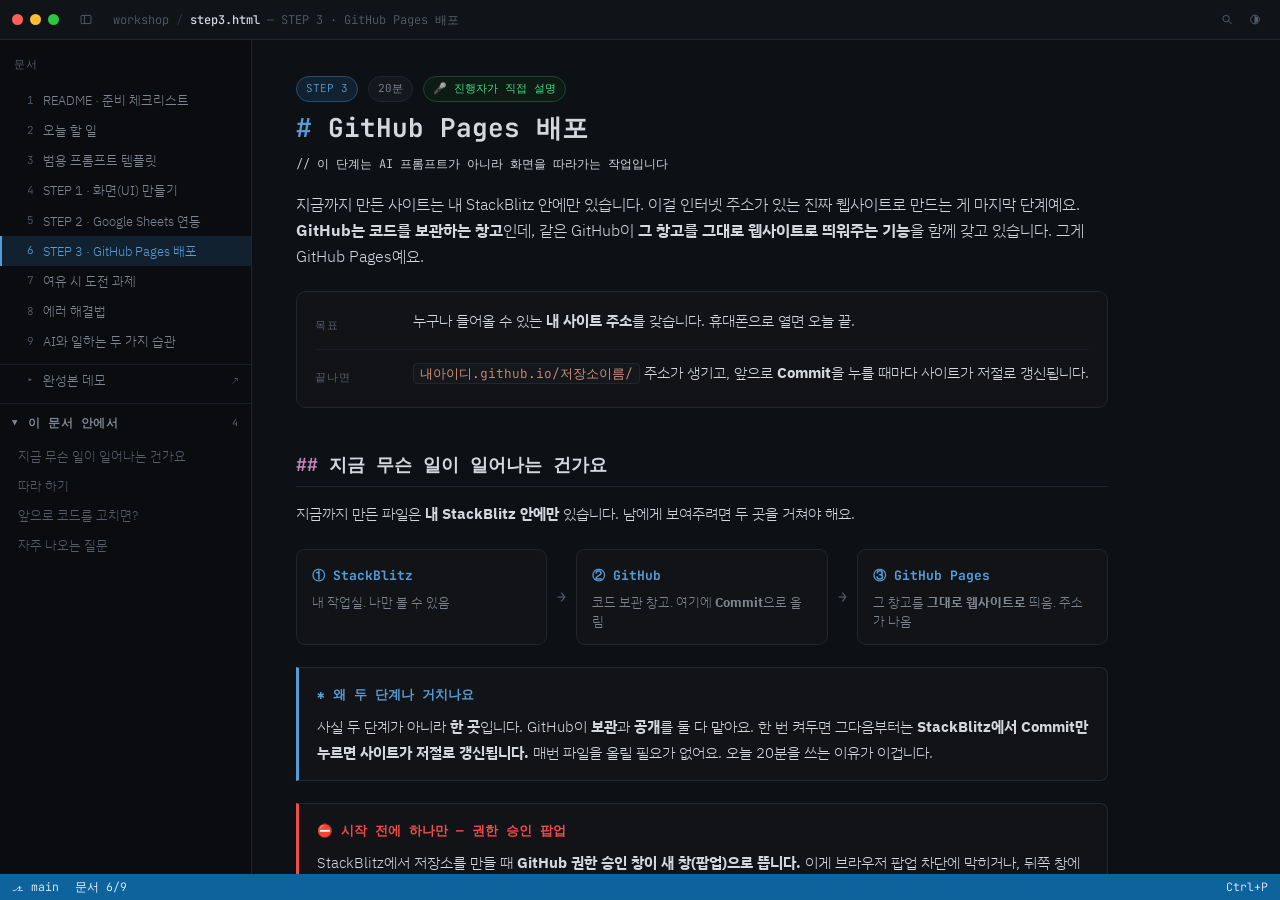
<file: step3.html>
<!DOCTYPE html>
<html lang="ko">
<head>
<meta charset="UTF-8">
<meta name="viewport" content="width=device-width, initial-scale=1">
<title>STEP 3 · GitHub Pages 배포 — 비개발자 웹사이트 워크샵</title>
<link rel="stylesheet" href="style.css">
</head>
<body data-file="step3.html">

<div class="ide">

  <header class="titlebar"></header>

  <div class="workbench">
    <aside class="sidebar"></aside>

    <div class="editor">

      <div class="editor-area">
        <div class="scroller" id="scroller">
          <div class="code">
            <main class="main">
      <noscript>
        <div class="nojs">
          <strong>JavaScript가 꺼져 있습니다.</strong> 문서 목록·명령 팔레트 없이 본문만 보입니다.
          문서 이동 — <a href="index.html">README</a> ·
          <a href="dday.html">오늘 할 일</a> ·
          <a href="templates.html">템플릿</a> ·
          <a href="step1.html">STEP 1</a> ·
          <a href="step2.html">STEP 2</a> ·
          <a href="step3.html">STEP 3</a> ·
          <a href="extra.html">여유 과제</a> ·
          <a href="errors.html">에러 해결법</a> ·
          <a href="tips.html">두 가지 습관</a>
        </div>
      </noscript>
          <span class="badge blue">STEP 3</span>
          <span class="badge">20분</span>
          <span class="badge green">🎤 진행자가 직접 설명</span>

          <h1>GitHub Pages 배포</h1>
          <p class="subtitle">이 단계는 AI 프롬프트가 아니라 화면을 따라가는 작업입니다</p>

          <p class="lead">지금까지 만든 사이트는 내 StackBlitz 안에만 있습니다. 이걸 인터넷 주소가 있는 진짜 웹사이트로 만드는 게 마지막 단계예요.
              <strong>GitHub는 코드를 보관하는 창고</strong>인데, 같은 GitHub이 <strong>그 창고를 그대로 웹사이트로 띄워주는 기능</strong>을 함께 갖고 있습니다.
              그게 GitHub Pages예요. </p>

          <div class="brief">
            <div class="brief-row"><span class="k">목표</span><span class="v">누구나 들어올 수 있는 <strong>내 사이트 주소</strong>를 갖습니다. 휴대폰으로 열면 오늘 끝.</span></div>
            <div class="brief-row"><span class="k">끝나면</span><span class="v"><code>내아이디.github.io/저장소이름/</code> 주소가 생기고, 앞으로 <strong>Commit</strong>을 누를 때마다 사이트가 저절로 갱신됩니다.</span></div>
          </div>

          <h2>지금 무슨 일이 일어나는 건가요</h2>

          <p>지금까지 만든 파일은 <strong>내 StackBlitz 안에만</strong> 있습니다. 남에게 보여주려면 두 곳을 거쳐야 해요.</p>

          <div class="flow">
            <div class="fbox">
              <div class="ft">① StackBlitz</div>
              <div class="fd">내 작업실. 나만 볼 수 있음</div>
            </div>
            <div class="farrow">→</div>
            <div class="fbox">
              <div class="ft">② GitHub</div>
              <div class="fd">코드 보관 창고. 여기에 <strong>Commit</strong>으로 올림</div>
            </div>
            <div class="farrow">→</div>
            <div class="fbox">
              <div class="ft">③ GitHub Pages</div>
              <div class="fd">그 창고를 <strong>그대로 웹사이트로</strong> 띄움. 주소가 나옴</div>
            </div>
          </div>

          <div class="callout">
            <div class="title">✱ 왜 두 단계나 거치나요</div>
            <p>사실 두 단계가 아니라 <strong>한 곳</strong>입니다. GitHub이 <strong>보관</strong>과 <strong>공개</strong>를 둘 다 맡아요. 한 번 켜두면 그다음부터는 <strong>StackBlitz에서 Commit만 누르면 사이트가 저절로 갱신됩니다.</strong> 매번 파일을 올릴 필요가 없어요. 오늘 20분을 쓰는 이유가 이겁니다.</p>
          </div>

          <div class="callout danger">
            <div class="title">⛔ 시작 전에 하나만 — 권한 승인 팝업</div>
            <p>StackBlitz에서 저장소를 만들 때 <strong>GitHub 권한 승인 창이 새 창(팝업)으로 뜹니다.</strong> 이게 브라우저 팝업 차단에 막히거나, 뒤쪽 창에 숨어서 안 보이는 경우가 많습니다.</p>
            <ul>
              <li>"연결이 안 돼요"라고 하면 먼저 <strong>다른 창이 열려 있는지</strong> 확인해보세요.</li>
              <li>주소창 오른쪽 끝에 팝업 차단 아이콘이 있으면 허용으로 바꿉니다.</li>
              <li>그래도 안 되면 브라우저를 껐다 켜고 다시 시도하는 게 제일 빠릅니다.</li>
            </ul>
          </div>

          <h2>따라 하기</h2>

          <p><strong>저장소는 GitHub이 아니라 StackBlitz에서 만듭니다.</strong> 이미 GitHub 계정으로 로그인해 두었으니, 버튼 몇 번이면 끝나요. 누를 곳은 <strong>딱 두 군데</strong>입니다.</p>

          <figure class="uishot">
            <svg viewBox="0 0 720 372" role="img" aria-labelledby="uimap2-t uimap2-d">
              <title id="uimap2-t">StackBlitz에서 저장소를 만들고 커밋하는 위치</title>
              <desc id="uimap2-d">왼쪽 사이드바 맨 위의 Connect repository로 저장소를 만들고, 화면 위쪽 메뉴바에 생기는 Commit 버튼으로 GitHub에 올립니다.</desc>

              <!-- ② 핀 (창 위쪽) -->
              <g class="u-pin">
                <circle class="u-pin-c" cx="253" cy="18" r="12"/>
                <text class="u-pin-t" x="253" y="22">2</text>
                <path class="u-lead" d="M253 30 V48"/>
              </g>

              <rect class="u-win" x="8" y="48" width="704" height="248" rx="10"/>

              <!-- 메뉴바 -->
              <path class="u-line" d="M8 84 H712"/>
              <circle class="u-dot-r" cx="26" cy="66" r="4.5"/>
              <circle class="u-dot-y" cx="40" cy="66" r="4.5"/>
              <circle class="u-dot-g" cx="54" cy="66" r="4.5"/>
              <rect class="u-ph" x="76" y="61" width="30" height="10" rx="3"/>
              <rect class="u-ph" x="112" y="61" width="34" height="10" rx="3"/>
              <text class="u-t on" x="232" y="70">Commit</text>
              <rect class="u-hl" x="224" y="59" width="58" height="22"/>
              <text class="u-t dim mid" x="440" y="70">book-review</text>

              <!-- 아이콘 레일 -->
              <rect class="u-rail" x="9" y="85" width="30" height="210"/>
              <path class="u-line" d="M39 85 V295"/>
              <rect class="u-ph blue" x="17" y="98" width="14" height="14" rx="3"/>
              <rect class="u-ph" x="17" y="124" width="14" height="14" rx="3"/>

              <!-- 파일 목록 -->
              <rect class="u-side" x="39" y="85" width="170" height="210"/>
              <path class="u-line" d="M209 85 V295"/>
              <text class="u-t on" x="56" y="110">Connect repository</text>
              <rect class="u-hl" x="48" y="99" width="152" height="22"/>
              <path class="u-line" d="M39 128 H209"/>
              <text class="u-t dim" x="56" y="148">FILES</text>
              <text class="u-t" x="64" y="170">index.html</text>
              <text class="u-t" x="64" y="190">write.html</text>
              <text class="u-t" x="64" y="210">detail.html</text>

              <!-- 에디터 -->
              <rect class="u-edit" x="209" y="85" width="502" height="210"/>
              <rect class="u-ph purple" x="228" y="106" width="46" height="8" rx="3"/>
              <rect class="u-ph orange" x="280" y="106" width="80" height="8" rx="3"/>
              <rect class="u-ph" x="238" y="128" width="120" height="8" rx="3"/>
              <rect class="u-ph blue" x="238" y="150" width="70" height="8" rx="3"/>
              <rect class="u-ph orange" x="314" y="150" width="110" height="8" rx="3"/>
              <rect class="u-ph" x="248" y="172" width="150" height="8" rx="3"/>
              <rect class="u-ph blue" x="248" y="194" width="86" height="8" rx="3"/>
              <rect class="u-ph" x="238" y="216" width="60" height="8" rx="3"/>

              <!-- ① 핀 (창 아래) -->
              <g class="u-pin">
                <path class="u-lead" d="M196 121 V330"/>
                <circle class="u-pin-c" cx="196" cy="342" r="12"/>
                <text class="u-pin-t" x="196" y="346">1</text>
              </g>
            </svg>
            <figcaption>
              <b>1 Connect repository</b> — 왼쪽 사이드바 <b>맨 위</b>. 여기서 GitHub 저장소를 만듭니다 · 
              <b>2 Commit</b> — 저장소를 연결하면 <b>위쪽 메뉴바에 생깁니다</b>. 이걸 눌러야 GitHub으로 올라갑니다
            </figcaption>
          </figure>

          <ul class="steps">
            <li class="step">
              <span class="num">1</span>
              <div class="body">
                <h3>StackBlitz에서 저장소 만들기</h3>
                <p>내 프로젝트를 연 상태에서 <strong>왼쪽 사이드바</strong>(파일 목록이 있는 곳)의 <strong>Connect repository</strong>를 누릅니다.</p>
                <ul>
                  <li>저장소 이름을 <strong>영문 소문자</strong>로 적습니다 (예: <code>book-review</code>)</li>
                  <li>공개 설정은 <strong>Public</strong> — 비공개(private)는 StackBlitz 유료 기능입니다</li>
                  <li>처음이라면 GitHub 권한 승인 팝업이 뜹니다. <strong>Authorize</strong>를 눌러주세요</li>
                </ul>
                <p>이미 GitHub에 만들어둔 저장소에 연결하고 싶다면, 같은 화면의 <strong>기존 저장소 가져오기</strong> 링크를 쓰면 됩니다.</p>
              </div>
            </li>
            <li class="step">
              <span class="num">2</span>
              <div class="body">
                <h3>Commit을 눌러 GitHub에 올리기</h3>
                <p>저장소가 연결되면 <strong>화면 위쪽 메뉴바에 <code>Commit</code> 버튼</strong>이 생깁니다. 그걸 누르면 지금까지 만든 파일이 GitHub으로 올라갑니다.</p>
                <ul>
                  <li>메시지를 적으라고 하면 <code>first commit</code>처럼 아무거나 적으면 됩니다</li>
                  <li>올린 뒤 <a href="https://github.com" target="_blank" rel="noopener">github.com</a>의 내 저장소를 열어 <code>index.html</code>이 보이는지 <strong>눈으로 확인</strong>하세요</li>
                </ul>
              </div>
            </li>
            <li class="step">
              <span class="num">3</span>
              <div class="body">
                <h3>GitHub Pages 켜기</h3>
                <p>방금 만든 저장소 페이지에서 위쪽 <strong>Settings</strong> → 왼쪽 메뉴 <strong>Pages</strong></p>
                <ul>
                  <li>Source: <strong>Deploy from a branch</strong></li>
                  <li>Branch: <strong>main</strong> / 폴더는 <strong>/ (root)</strong></li>
                  <li><strong>Save</strong></li>
                </ul>
                <p>저장하면 위쪽에 <code>내아이디.github.io/저장소이름/</code> 주소가 나타납니다.</p>
              </div>
            </li>
            <li class="step">
              <span class="num">4</span>
              <div class="body">
                <h3>1~2분 기다렸다가 열어보기</h3>
                <p>바로 누르면 <strong>404가 뜹니다.</strong> 고장이 아니라 아직 준비 중인 거예요. 1~2분 뒤 새로고침하면 내 사이트가 열립니다.</p>
                <ul>
                  <li>진행 상황은 저장소 위쪽 <strong>Actions</strong> 탭에서 볼 수 있습니다. 초록 체크가 뜨면 완료입니다.</li>
                  <li>휴대폰으로도 열어보세요. <strong>오늘의 하이라이트입니다.</strong></li>
                  <li>주소를 단톡방에 공유해서 서로 글을 남겨보면 분위기가 확 삽니다.</li>
                </ul>
              </div>
            </li>
          </ul>

          <div class="callout warn">
            <div class="title">⚠ 저장소 맨 위에 <code>index.html</code>이 있어야 합니다</div>
            <p>GitHub Pages는 저장소 <strong>맨 바깥</strong>에 있는 <code>index.html</code>을 첫 화면으로 씁니다. 이건 정하기 나름이 아니라 <strong>웹의 규칙</strong>이에요. 다른 파일 이름은 무엇이든 상관없지만, 첫 화면만은 <code>index.html</code>이어야 합니다.</p>
            <p>내 목록 화면 파일이 다른 이름이라면 AI에게 <strong>"첫 화면 파일 이름을 index.html로 바꾸고, 그걸 부르는 링크도 같이 고쳐줘"</strong>라고 하세요. 파일이 폴더 안에 들어가 있어도 안 열립니다. GitHub 저장소를 열었을 때 <code>index.html</code>이 <strong>바로 보이면</strong> 정상입니다.</p>
          </div>

          <h2>앞으로 코드를 고치면?</h2>

          <p>한 번 켜두면 그다음은 자동입니다. StackBlitz에서 코드를 고치고 <strong>Commit</strong>만 누르면, GitHub이 알아서 새 버전을 올립니다. 따로 할 일이 없어요.</p>

          <p>고친 게 사이트에 안 보인다면 순서대로 확인하세요. <strong>① StackBlitz에서 Commit을 눌렀는지 → ② GitHub 저장소에 방금 시각이 찍혔는지 → ③ 저장소 Actions 탭에 새 작업이 도는지.</strong> 대개 ①에서 멈춰 있습니다. 미리보기 화면이 바뀌었다고 배포된 게 아니에요 — <strong>Commit을 눌러야 GitHub으로 넘어갑니다.</strong> 배포에는 1~2분 걸리니 조금 기다렸다 새로고침해 보세요.</p>

          <h2>자주 나오는 질문</h2>

          <div class="qa">
            <details>
              <summary>주소가 너무 길고 이상해요. 바꿀 수 있나요?</summary>
              <div class="a"><p>주소의 뒷부분은 <strong>저장소 이름</strong>이라, GitHub에서 저장소 이름을 바꾸면 주소도 바뀝니다(Settings → Repository name). 앞부분은 GitHub 아이디라 그대로예요.</p></div>
            </details>
            <details>
              <summary>돈이 나가나요?</summary>
              <div class="a"><p>오늘 범위에서는 전부 무료입니다. GitHub Pages는 공개 저장소라면 무료이고, 개인 사이트 정도의 방문자는 충분히 감당해요.</p></div>
            </details>
            <details>
              <summary>Public으로 올리면 코드를 남이 볼 수 있나요?</summary>
              <div class="a"><p>볼 수 있습니다. 그래서 <strong>비밀번호나 개인정보를 코드에 적어두면 안 됩니다.</strong> 오늘 만드는 게시판 코드에는 그런 게 없어서 괜찮아요. 참고로 웹사이트 화면 코드(HTML·CSS·JS)는 배포하는 순간 어차피 방문자 브라우저로 전달됩니다.</p></div>
            </details>
            <details>
              <summary>Settings에 Pages 메뉴가 안 보여요</summary>
              <div class="a"><p>저장소가 <strong>비공개(Private)</strong>인 경우입니다. 무료 계정은 공개 저장소에서만 Pages를 쓸 수 있어요. 저장소 <code>Settings → General</code> 맨 아래 <code>Change repository visibility</code>에서 <strong>Public</strong>으로 바꾸세요. 그래도 없으면 지금 보고 있는 게 내 저장소가 맞는지 확인합니다.</p></div>
            </details>
            <details>
              <summary>배포는 됐는데 화면이 하얗게 떠요</summary>
              <div class="a">
                <ul>
                  <li>저장소 <strong>맨 위</strong>에 <code>index.html</code>이 있어야 합니다. 폴더 안에 있으면 안 열려요.</li>
                  <li>파일 이름 대소문자를 확인하세요. <code>Style.css</code>와 <code>style.css</code>는 다른 파일입니다. 내 컴퓨터에서 되던 게 배포 후 깨지는 가장 흔한 원인입니다.</li>
                </ul>
              </div>
            </details>
            <details>
              <summary>배포한 사이트에서 글쓰기가 안 돼요</summary>
              <div class="a"><p>배포와 저장은 다른 문제입니다. Apps Script 웹앱 주소가 코드에 제대로 들어가 있는지, 액세스 권한이 <strong>모든 사용자</strong>인지 확인하세요. <a href="step2.html">STEP 2</a>의 자주 나오는 질문과 <a href="errors.html">에러 해결법</a>을 보시면 됩니다.</p></div>
            </details>
          </div>

          <details class="hostbox">
            <summary>🎤 진행자용 — 반드시 다 함께 진행하세요</summary>
            <div class="in">
              <p>여기는 프롬프트를 복사하는 구간이 아닙니다. 진행자가 화면을 공유하고 <strong>한 단계씩 같이 클릭</strong>하세요. 각자 알아서 하게 두면 반드시 흩어집니다.</p>
              <p>다 함께 1번을 끝내고 2번으로 넘어가세요. 단계마다 <strong>"지금 화면에 Create repository 버튼 보이시는 분?"</strong>처럼 눈에 보이는 것으로 확인하면 뒤처진 사람을 놓치지 않습니다.</p>
              <p>팝업 차단으로 막히는 사람이 꼭 나옵니다. 위 경고 상자를 <strong>시작 전에 미리 읽어주세요.</strong> 겪은 뒤에 설명하면 이미 당황한 상태입니다.</p>
              <p><strong>Pages를 켠 직후 404가 뜨는 것도 미리 말해두세요.</strong> "아직 준비 중이라 그렇습니다, 1~2분 뒤에 새로고침하세요" 한마디면 "안 되는데요"가 여섯 번 나오는 걸 막습니다.</p>
            </div>
          </details>

          <div class="pagenav">
            <a class="prev" href="step2.html">
              <div class="dir">← 이전</div>
              <div class="ttl">STEP 2 · Google Sheets 연동</div>
            </a>
            <a class="next" href="extra.html">
              <div class="dir">다음 →</div>
              <div class="ttl">여유 시 도전 과제</div>
            </a>
          </div>


            </main>
          </div>
        </div>
      </div>
    </div>
  </div>

  <footer class="statusbar"></footer>

</div>

<script src="ide.js"></script>

</body>
</html>
</file>
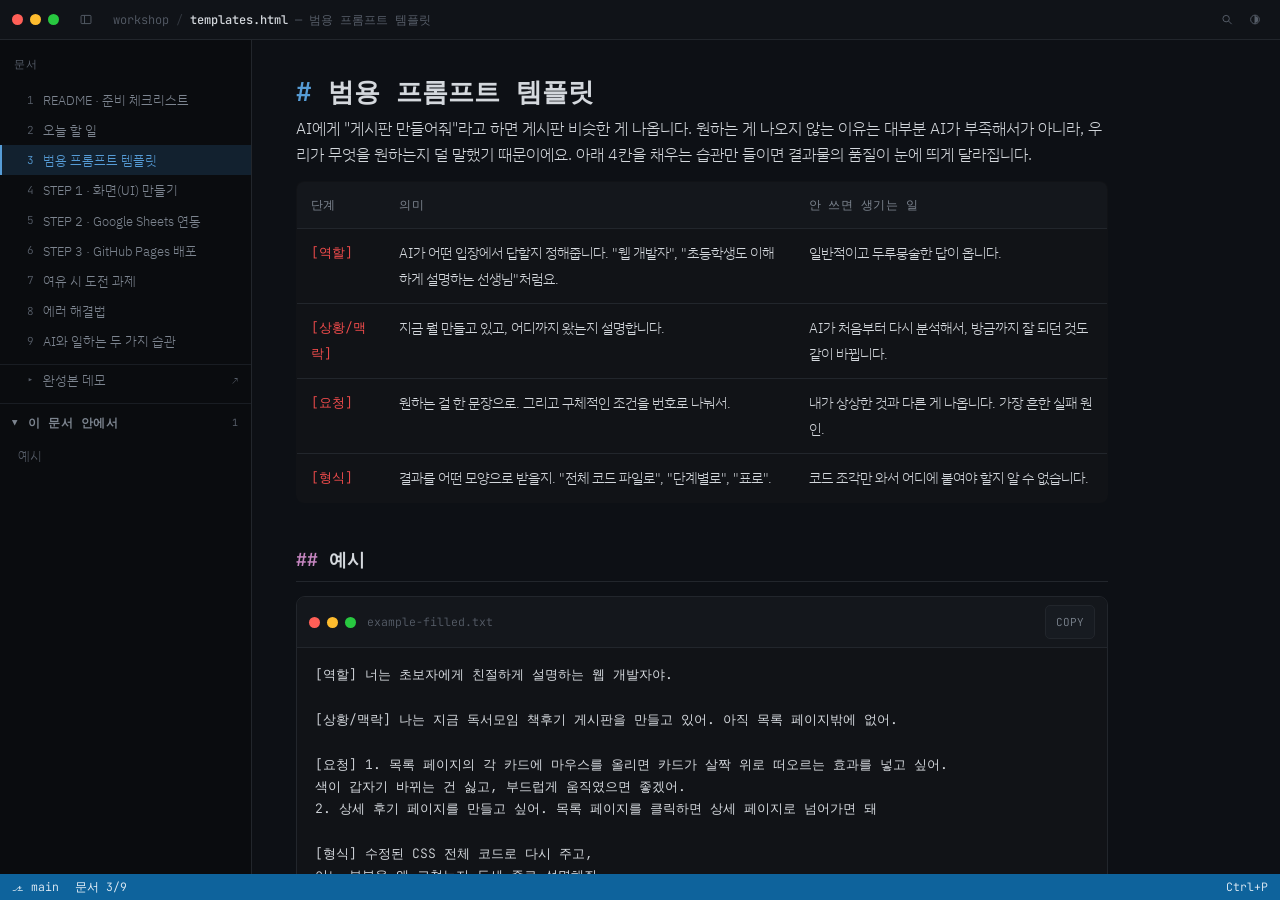
<file: templates.html>
<!DOCTYPE html>
<html lang="ko">
<head>
<meta charset="UTF-8">
<meta name="viewport" content="width=device-width, initial-scale=1">
<title>범용 프롬프트 템플릿 — 비개발자 웹사이트 워크샵</title>
<link rel="stylesheet" href="style.css">
</head>
<body data-file="templates.html">

<div class="ide">

  <header class="titlebar"></header>

  <div class="workbench">
    <aside class="sidebar"></aside>

    <div class="editor">

      <div class="editor-area">
        <div class="scroller" id="scroller">
          <div class="code">
            <main class="main">
      <noscript>
        <div class="nojs">
          <strong>JavaScript가 꺼져 있습니다.</strong> 문서 목록·명령 팔레트 없이 본문만 보입니다.
          문서 이동 — <a href="index.html">README</a> ·
          <a href="dday.html">오늘 할 일</a> ·
          <a href="templates.html">템플릿</a> ·
          <a href="step1.html">STEP 1</a> ·
          <a href="step2.html">STEP 2</a> ·
          <a href="step3.html">STEP 3</a> ·
          <a href="extra.html">여유 과제</a> ·
          <a href="errors.html">에러 해결법</a> ·
          <a href="tips.html">두 가지 습관</a>
        </div>
      </noscript>
          <h1>범용 프롬프트 템플릿</h1>

          <p class="lead">AI에게 "게시판 만들어줘"라고 하면 게시판 비슷한 게 나옵니다. 원하는 게 나오지 않는 이유는 대부분 AI가 부족해서가 아니라, 우리가 무엇을 원하는지 덜 말했기 때문이에요. 아래 4칸을 채우는 습관만 들이면 결과물의 품질이 눈에 띄게 달라집니다.</p>

            <div class="table-wrap">
                <table>
                    <thead><tr><th>단계</th><th>의미</th><th>안 쓰면 생기는 일</th></tr></thead>
                    <tbody>
                    <tr>
                        <td class="sym">[역할]</td>
                        <td>AI가 어떤 입장에서 답할지 정해줍니다. "웹 개발자", "초등학생도 이해하게 설명하는 선생님"처럼요.</td>
                        <td>일반적이고 두루뭉술한 답이 옵니다.</td>
                    </tr>
                    <tr>
                        <td class="sym">[상황/맥락]</td>
                        <td>지금 뭘 만들고 있고, 어디까지 왔는지 설명합니다.</td>
                        <td>AI가 처음부터 다시 분석해서, 방금까지 잘 되던 것도 같이 바뀝니다.</td>
                    </tr>
                    <tr>
                        <td class="sym">[요청]</td>
                        <td>원하는 걸 한 문장으로. 그리고 구체적인 조건을 번호로 나눠서.</td>
                        <td>내가 상상한 것과 다른 게 나옵니다. 가장 흔한 실패 원인.</td>
                    </tr>
                    <tr>
                        <td class="sym">[형식]</td>
                        <td>결과를 어떤 모양으로 받을지. "전체 코드 파일로", "단계별로", "표로".</td>
                        <td>코드 조각만 와서 어디에 붙여야 할지 알 수 없습니다.</td>
                    </tr>
                    </tbody>
                </table>
            </div>


          <h2>예시</h2>

          <div class="term">
            <div class="term-bar">
              <div class="dots"><i class="dot r"></i><i class="dot y"></i><i class="dot g"></i></div>
              <div class="name">example-filled.txt</div>
              <button class="copy-btn">COPY</button>
            </div>
            <pre>[역할] 너는 초보자에게 친절하게 설명하는 웹 개발자야.

[상황/맥락] 나는 지금 독서모임 책후기 게시판을 만들고 있어. 아직 목록 페이지밖에 없어.

[요청] 1. 목록 페이지의 각 카드에 마우스를 올리면 카드가 살짝 위로 떠오르는 효과를 넣고 싶어.
색이 갑자기 바뀌는 건 싫고, 부드럽게 움직였으면 좋겠어.
2. 상세 후기 페이지를 만들고 싶어. 목록 페이지를 클릭하면 상세 페이지로 넘어가면 돼

[형식] 수정된 CSS 전체 코드로 다시 주고,
어느 부분을 왜 고쳤는지 두세 줄로 설명해줘.</pre>
          </div>

          <div class="callout tip">
            <div class="title">✱ 오늘 가장 많이 쓸 한 문장</div>
            <p><strong>"수정된 전체 코드로 다시 줘."</strong> — 비개발자에게는 "12번째 줄을 이렇게 고치세요"보다 파일 통째로 받아서 갈아끼우는 게 훨씬 안전합니다. [형식] 칸에 이 문장을 넣는 습관을 들이세요.</p>
          </div>

          <a class="cta" href="tips.html">
            <div class="eyebrow">심화</div>
            <div class="headline">AI와 일하는 두 가지 습관 →</div>
            <div class="desc">처음엔 어떻게 계획을 세우고, 그다음부터 어떻게 쪼개서 요청하는지. 워크샵이 끝나고 혼자 만들 때 열어보세요.</div>
          </a>

          <div class="pagenav">
            <a class="prev" href="dday.html">
              <div class="dir">← 이전</div>
              <div class="ttl">오늘 할 일</div>
            </a>
            <a class="next" href="step1.html">
              <div class="dir">다음 →</div>
              <div class="ttl">STEP 1 · 화면 만들기</div>
            </a>
          </div>


            </main>
          </div>
        </div>
      </div>
    </div>
  </div>

  <footer class="statusbar"></footer>

</div>

<script src="ide.js"></script>

</body>
</html>
</file>
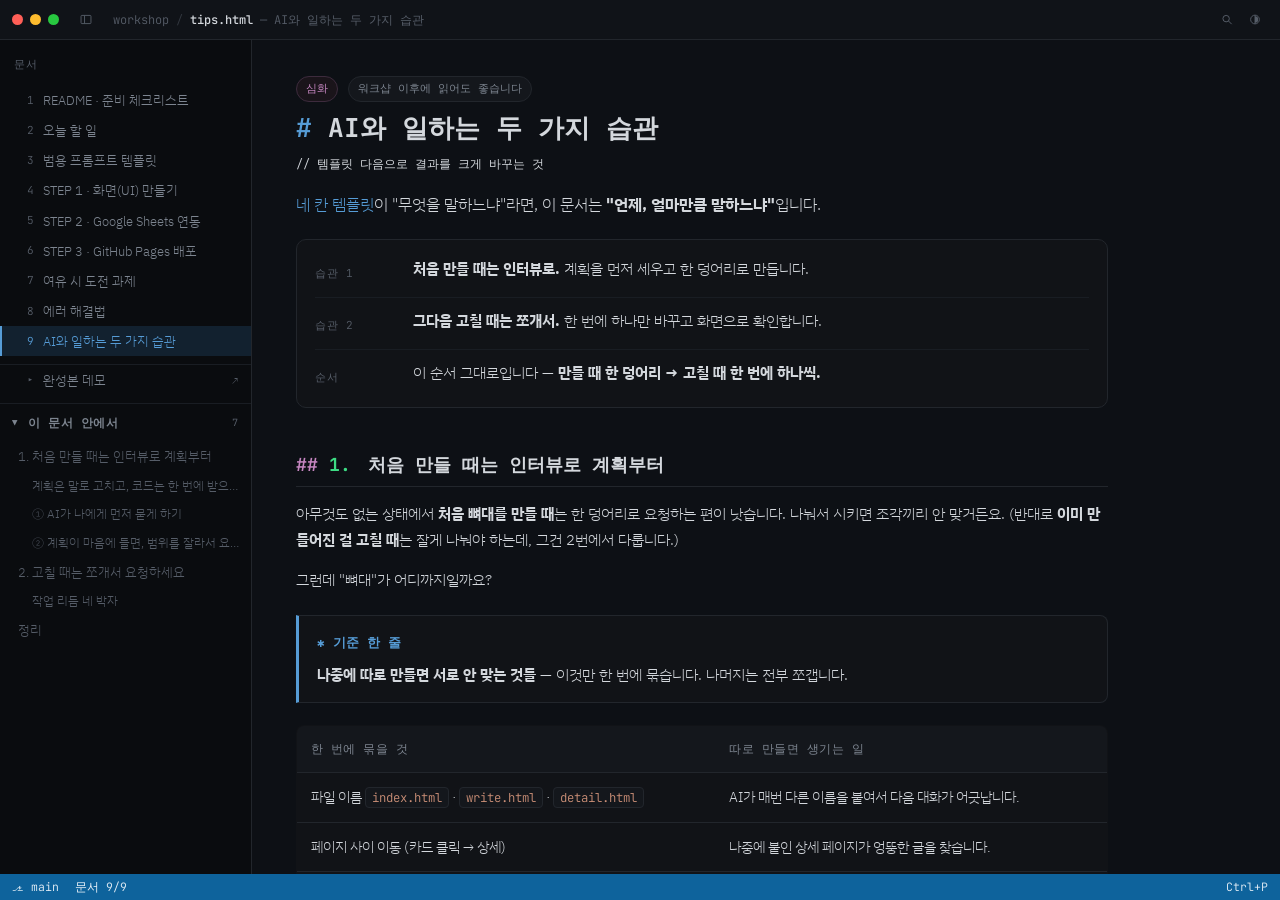
<file: tips.html>
<!DOCTYPE html>
<html lang="ko">
<head>
<meta charset="UTF-8">
<meta name="viewport" content="width=device-width, initial-scale=1">
<title>AI와 일하는 두 가지 습관 — 비개발자 웹사이트 워크샵</title>
<link rel="stylesheet" href="style.css">
</head>
<body data-file="tips.html">

<div class="ide">

  <header class="titlebar"></header>

  <div class="workbench">
    <aside class="sidebar"></aside>

    <div class="editor">

      <div class="editor-area">
        <div class="scroller" id="scroller">
          <div class="code">
            <main class="main">
      <noscript>
        <div class="nojs">
          <strong>JavaScript가 꺼져 있습니다.</strong> 문서 목록·명령 팔레트 없이 본문만 보입니다.
          문서 이동 — <a href="index.html">README</a> ·
          <a href="dday.html">오늘 할 일</a> ·
          <a href="templates.html">템플릿</a> ·
          <a href="step1.html">STEP 1</a> ·
          <a href="step2.html">STEP 2</a> ·
          <a href="step3.html">STEP 3</a> ·
          <a href="extra.html">여유 과제</a> ·
          <a href="errors.html">에러 해결법</a> ·
          <a href="tips.html">두 가지 습관</a>
        </div>
      </noscript>
          <span class="badge purple">심화</span>
          <span class="badge">워크샵 이후에 읽어도 좋습니다</span>

          <h1>AI와 일하는 두 가지 습관</h1>
          <p class="subtitle">템플릿 다음으로 결과를 크게 바꾸는 것</p>

          <p class="lead"><a href="templates.html">네 칸 템플릿</a>이 "무엇을 말하느냐"라면, 이 문서는 <strong>"언제, 얼마만큼 말하느냐"</strong>입니다.</p>

          <div class="brief">
            <div class="brief-row"><span class="k">습관 1</span><span class="v"><strong>처음 만들 때는 인터뷰로.</strong> 계획을 먼저 세우고 한 덩어리로 만듭니다.</span></div>
            <div class="brief-row"><span class="k">습관 2</span><span class="v"><strong>그다음 고칠 때는 쪼개서.</strong> 한 번에 하나만 바꾸고 화면으로 확인합니다.</span></div>
            <div class="brief-row"><span class="k">순서</span><span class="v">이 순서 그대로입니다 — <strong>만들 때 한 덩어리 → 고칠 때 한 번에 하나씩.</strong></span></div>
          </div>

          <h2><span class="stepno">1.</span> 처음 만들 때는 인터뷰로 계획부터</h2>

          <p>아무것도 없는 상태에서 <strong>처음 뼈대를 만들 때</strong>는 한 덩어리로 요청하는 편이 낫습니다. 나눠서 시키면 조각끼리 안 맞거든요. (반대로 <strong>이미 만들어진 걸 고칠 때</strong>는 잘게 나눠야 하는데, 그건 2번에서 다룹니다.)</p>

          <p>그런데 "뼈대"가 어디까지일까요?</p>

          <div class="callout">
            <div class="title">✱ 기준 한 줄</div>
            <p><strong>나중에 따로 만들면 서로 안 맞는 것들</strong> — 이것만 한 번에 묶습니다. 나머지는 전부 쪼갭니다.</p>
          </div>

          <div class="table-wrap">
            <table>
              <thead><tr><th>한 번에 묶을 것</th><th>따로 만들면 생기는 일</th></tr></thead>
              <tbody>
                <tr>
                  <td>파일 이름 <code>index.html</code> · <code>write.html</code> · <code>detail.html</code></td>
                  <td>AI가 매번 다른 이름을 붙여서 다음 대화가 어긋납니다.</td>
                </tr>
                <tr>
                  <td>페이지 사이 이동 (카드 클릭 → 상세)</td>
                  <td>나중에 붙인 상세 페이지가 엉뚱한 글을 찾습니다.</td>
                </tr>
                <tr>
                  <td>데이터 항목과 순서 (제목 · 작성자 · 작성일 · 내용)</td>
                  <td>화면과 저장이 서로 다른 순서를 봐서 내용이 뒤섞입니다.</td>
                </tr>
                <tr>
                  <td>전체 톤 (따뜻한 파스텔)</td>
                  <td>페이지마다 달라져서 세 화면이 다른 사이트처럼 보입니다.</td>
                </tr>
              </tbody>
            </table>
          </div>

          <p>반대로 <strong>저장 기능, 답변달기, 검색창, 카드 색, 에러 수정</strong>은 이미 있는 것 위에 하나씩 얹는 일이라 전부 쪼갭니다.</p>

          <h3>계획은 말로 고치고, 코드는 한 번에 받으세요</h3>

          <p>자주 오해하는 지점입니다. <strong>쪼개는 대상은 "코드를 바꾸는 요청"이지 대화 전체가 아닙니다.</strong> 계획을 다듬는 단계는 오히려 많이 주고받을수록 좋아요. 말로 고치는 건 공짜지만, 코드를 고치면 매번 파일이 통째로 다시 옵니다.</p>

          <div class="flow">
            <div class="fbox">
              <div class="ft">① 인터뷰 · 계획</div>
              <div class="fd">다섯 번, 열 번 주고받아도 됨<br>아직 코드 없음</div>
            </div>
            <div class="farrow">→</div>
            <div class="fbox on">
              <div class="ft">② 만들기</div>
              <div class="fd">코드 생성은 <strong>여기 한 번</strong><br>범위를 잘라서 요청</div>
            </div>
            <div class="farrow">→</div>
            <div class="fbox">
              <div class="ft">③ 하나씩</div>
              <div class="fd">저장 → 확인 → 답변달기 → 확인<br>여기부터 2번 규칙</div>
            </div>
          </div>

          <h3>① AI가 나에게 먼저 묻게 하기</h3>

          <div class="term">
            <div class="term-bar">
              <div class="dots"><i class="dot r"></i><i class="dot y"></i><i class="dot g"></i></div>
              <div class="name">interview.txt</div>
              <button class="copy-btn">COPY</button>
            </div>
            <pre>[역할] 너는 초보자에게 친절하게 설명하는 웹 개발자야.

[상황/맥락] 나는 독서모임에서 쓸 책후기 게시판을 만들려고 해.
코딩은 전혀 모르고, HTML·CSS·JavaScript로만 만들 거야.

[요청] 바로 코드를 주지 말고, 먼저 나한테 필요한 걸 물어봐 줘.
한 번에 서너 개씩만, 초보자도 답할 수 있는 쉬운 말로.
내가 답하면 그걸 정리해서 "무엇을 만들지" 계획을 보여줘.

[형식] 계획은 한 페이지 분량으로, 화면 목록과
각 화면에 무엇이 들어가는지 항목으로 정리해줘.</pre>
          </div>

          <p>만들려는 게 책후기 게시판이 아니라면 <strong>[상황/맥락]</strong> 한 줄만 바꿔 쓰면 됩니다.</p>

          <h3>② 계획이 마음에 들면, 범위를 잘라서 요청</h3>

          <div class="term">
            <div class="term-bar">
              <div class="dots"><i class="dot r"></i><i class="dot y"></i><i class="dot g"></i></div>
              <div class="name">build-from-plan.txt</div>
              <button class="copy-btn">COPY</button>
            </div>
            <pre>좋아, 이 계획대로 가자.

[요청] 계획 중에서 이번에는 화면만 먼저 만들어줘.
- 파일은 index.html, write.html, detail.html 세 개로 나눠줘
- 저장 기능은 아직 넣지 말고, 예시 글 2~3개를 넣어서
  화면이 어떻게 보이는지만 확인할 수 있게 해줘

[형식] 세 파일의 전체 코드로 줘.</pre>
          </div>

          <div class="callout warn">
            <div class="title">⚠ "한 번에"에도 크기가 있습니다</div>
            <p>계획이 아무리 잘 나와도 한 번에 받을 수 있는 건 <strong>눈에 보이는 화면 한 세트까지</strong>입니다. 여기에 저장 기능까지 얹으면 결과가 길어지면서 어긋나는 곳이 생겨요. 오늘 워크샵이 <a href="step1.html">STEP 1(화면)</a>과 <a href="step2.html">STEP 2(저장)</a>로 나뉜 게 딱 그 선입니다.</p>
          </div>

          <h2><span class="stepno">2.</span> 고칠 때는 쪼개서 요청하세요</h2>

          <p>화면이 한 번 나온 뒤부터는 <strong>규칙이 정반대가 됩니다.</strong> 1번에서는 한 덩어리로 받았지만, 이제부터는 한 번에 하나씩만 바꿉니다.</p>

          <p>"게시판 만들고, 저장도 되게 하고, 배포까지 알려줘"를 한 프롬프트에 담으면 대부분 이렇게 됩니다.</p>

          <div class="table-wrap">
            <table>
              <thead><tr><th>한꺼번에 시키면</th><th>왜 그런가</th></tr></thead>
              <tbody>
                <tr>
                  <td>조건 몇 개가 빠집니다</td>
                  <td>열 가지를 시키면 여덟 개만 반영된 결과가 옵니다. 뭐가 빠졌는지는 한참 뒤에 발견해요.</td>
                </tr>
                <tr>
                  <td>앞뒤가 어긋납니다</td>
                  <td>파일 세 개를 한 번에 새로 쓰면, 앞에서 쓴 이름과 뒤에서 부르는 이름이 안 맞는 일이 흔합니다.</td>
                </tr>
                <tr>
                  <td>원인을 못 찾습니다</td>
                  <td>다섯 군데를 동시에 바꿨는데 화면이 하얗게 뜨면, 다섯 군데를 다 뒤져야 합니다.</td>
                </tr>
                <tr>
                  <td>돌아갈 곳이 없습니다</td>
                  <td>조금씩 가면 "직전 코드로 돌아가면 되지"가 되지만, 크게 바꾸면 되돌릴 지점이 사라집니다.</td>
                </tr>
              </tbody>
            </table>
          </div>

          <details class="more">
            <summary>＋ "AI가 집중력을 잃는다"는 말, 맞는 표현인가요?</summary>
            <div class="in">
              <p>느낌으로는 딱 그렇습니다. 다만 실제로 벌어지는 일은 사람처럼 주의가 흐트러지는 게 아니라, <strong>지켜야 할 조건이 많아질수록 그중 일부를 놓칠 확률이 올라가고, 답이 길어질수록 앞뒤가 어긋날 자리가 늘어나는 것</strong>에 가깝습니다. 대화가 길어지면 앞에서 정한 약속을 흘리기도 하고요.</p>
              <p>원인이 무엇이든 대응은 같습니다 — <strong>작게 쪼개고, 매번 확인하세요.</strong></p>
            </div>
          </details>

          <h3>작업 리듬 네 박자</h3>

          <ul class="steps">
            <li class="step">
              <span class="num">1</span>
              <div class="body">
                <h3>한 번에 한 가지만 요청합니다</h3>
                <p>"카드 색 바꾸고 정렬도 바꿔줘"가 아니라 "카드 색만 바꿔줘". 나머지는 메모해두고 순서대로 처리하세요.</p>
              </div>
            </li>
            <li class="step">
              <span class="num">2</span>
              <div class="body">
                <h3>결과를 화면에서 확인합니다</h3>
                <p>코드를 읽을 필요는 없습니다. 부탁한 게 됐는지, 잘 되던 게 망가지지 않았는지 <strong>두 가지만</strong> 봅니다.</p>
              </div>
            </li>
            <li class="step">
              <span class="num">3</span>
              <div class="body">
                <h3>잘 됐으면 "여기까지 좋아"라고 알려줍니다</h3>
                <p>이 한마디가 다음 요청의 <code>[상황/맥락]</code>이 됩니다. AI가 지금 상태를 기준으로 이어서 작업해요.</p>
              </div>
            </li>
            <li class="step">
              <span class="num">4</span>
              <div class="body">
                <h3>망가졌으면 더 얹지 말고 되돌립니다</h3>
                <p>고장난 위에 수정을 쌓으면 걷잡을 수 없어집니다. 직전에 잘 되던 코드로 돌아간 다음, 더 잘게 잘라 다시 시도하세요.</p>
              </div>
            </li>
          </ul>

          <div class="term">
            <div class="term-bar">
              <div class="dots"><i class="dot r"></i><i class="dot y"></i><i class="dot g"></i></div>
              <div class="name">next-step.txt</div>
              <button class="copy-btn">COPY</button>
            </div>
            <pre>지금 화면 잘 나왔어. 여기까지는 그대로 두고, 딱 하나만 더 할게.

[요청] (바꾸고 싶은 것 한 가지만)

나머지 기능이나 디자인은 건드리지 말고,
수정된 전체 코드로 다시 줘.</pre>
          </div>

          <h2>정리</h2>

          <div class="table-wrap">
            <table>
              <thead><tr><th>상황</th><th>이렇게</th></tr></thead>
              <tbody>
                <tr>
                  <td>아무것도 없는 상태에서 처음 만들 때</td>
                  <td>인터뷰로 계획 → <strong>한 덩어리로</strong> 요청 (단, 화면 한 세트까지)</td>
                </tr>
                <tr>
                  <td>이미 만들어진 걸 고칠 때</td>
                  <td><strong>한 번에 하나씩</strong> → 화면 확인 → 다음</td>
                </tr>
                <tr>
                  <td>망가졌을 때</td>
                  <td>수정을 더 얹지 말고 <strong>직전 코드로 되돌리기</strong></td>
                </tr>
              </tbody>
            </table>
          </div>

          <div class="pagenav">
            <a class="prev" href="errors.html">
              <div class="dir">← 이전</div>
              <div class="ttl">에러 해결법</div>
            </a>
            <a class="next" href="index.html">
              <div class="dir">처음으로 →</div>
              <div class="ttl">README</div>
            </a>
          </div>

            </main>
          </div>
        </div>
      </div>
    </div>
  </div>

  <footer class="statusbar"></footer>

</div>

<script src="ide.js"></script>

</body>
</html>
</file>
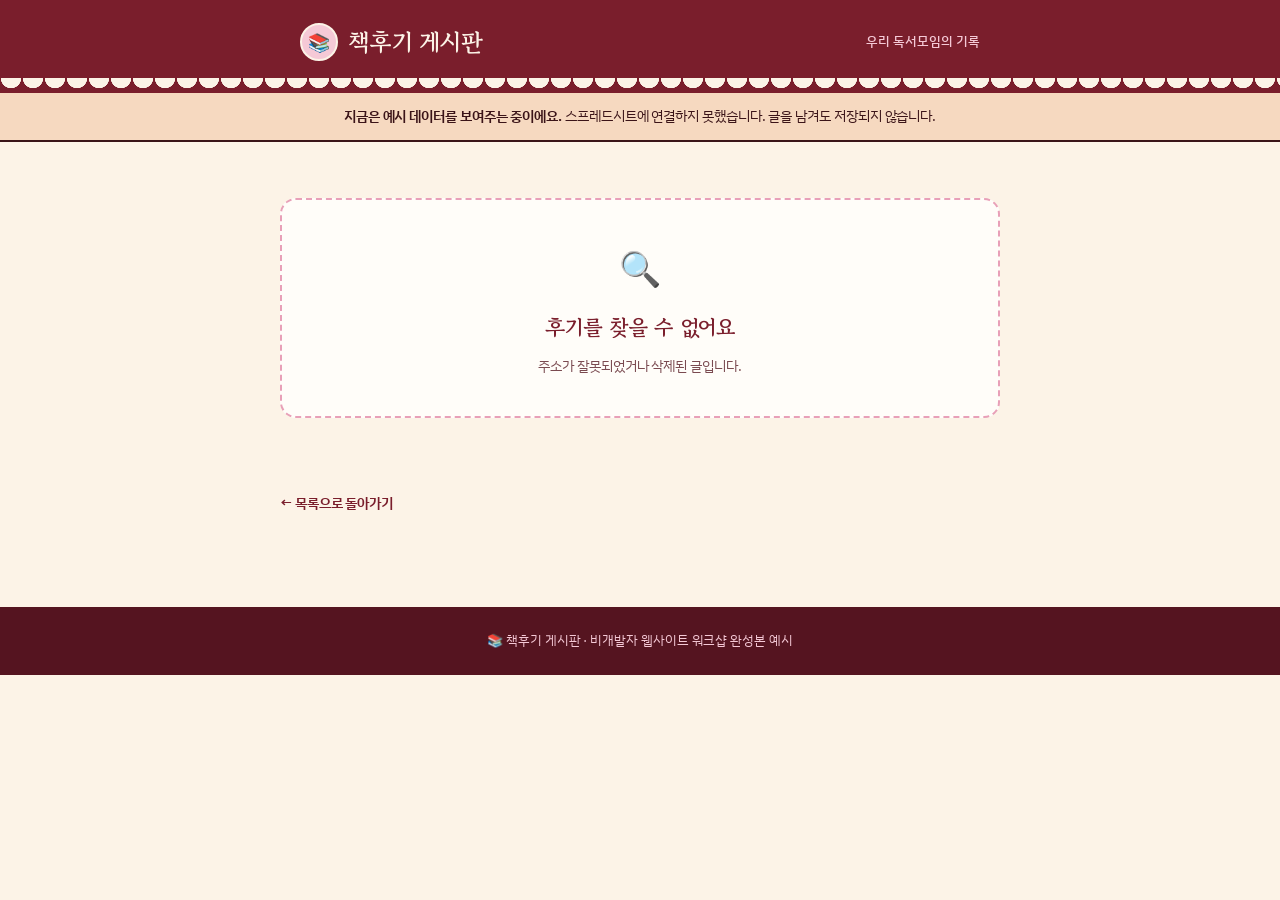
<file: sample/detail.html>
<!DOCTYPE html>
<html lang="ko">
<head>
<meta charset="UTF-8">
<meta name="viewport" content="width=device-width, initial-scale=1">
<title>후기 보기 — 책후기 게시판</title>
<link rel="stylesheet" href="style.css">
</head>
<body>

<header class="site-header">
  <div class="wrap header-inner">
    <a class="logo" href="index.html"><span class="mark">📚</span> 책후기 게시판</a>
    <span class="header-tag">우리 독서모임의 기록</span>
  </div>
</header>

<div class="wrap page">
  <div id="view"></div>
  <a class="backlink" href="index.html">← 목록으로 돌아가기</a>
</div>

<footer class="site-footer">
  📚 책후기 게시판 · 비개발자 웹사이트 워크샵 완성본 예시
</footer>

<script src="api.js"></script>
<script>
var view = document.getElementById('view');
var id = new URLSearchParams(location.search).get('id');

view.innerHTML = '<div class="loading">📖 후기를 불러오는 중…</div>';

findPost(id).then(function(res){
  if(res.offline) showOfflineBanner();

  var post = res.post;
  if(!post){
    view.innerHTML =
      '<div class="empty">' +
        '<span class="face">🔍</span>' +
        '<div class="t">후기를 찾을 수 없어요</div>' +
        '<div class="d">주소가 잘못되었거나 삭제된 글입니다.</div>' +
      '</div>';
    return;
  }

  document.title = post.title + ' — 책후기 게시판';

  view.innerHTML =
    '<article class="article">' +
      '<span class="quote">“</span>' +
      '<h1>' + escapeHtml(post.title) + '</h1>' +
      '<div class="meta"><span>✍️ ' + escapeHtml(post.author) + '</span><span class="sep">·</span><span>' + escapeHtml(post.date) + '</span></div>' +
      '<div class="content">' + escapeHtml(post.content) + '</div>' +
    '</article>';
});
</script>

</body>
</html>
</file>
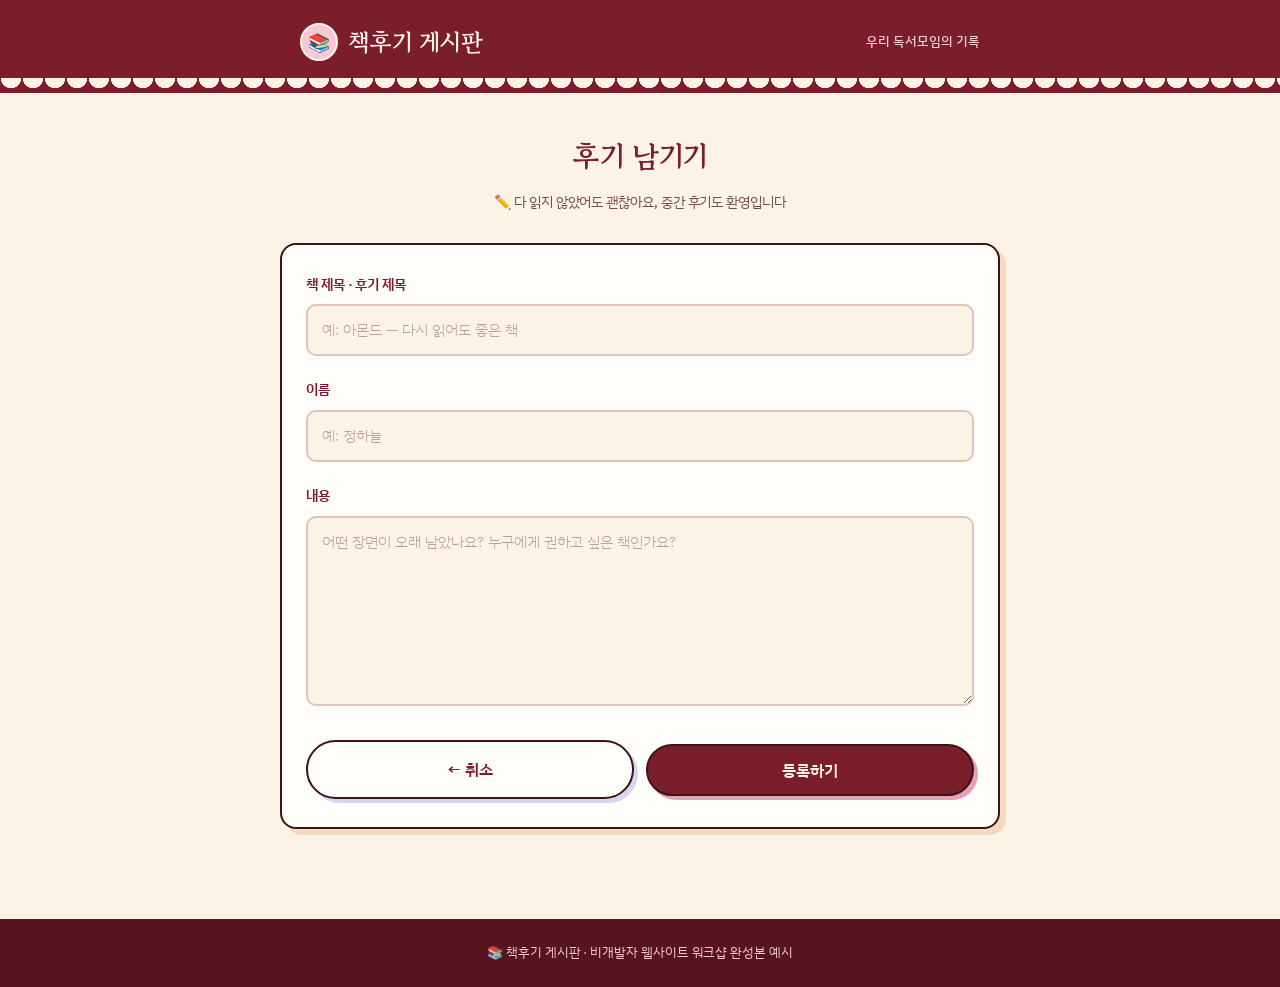
<file: sample/write.html>
<!DOCTYPE html>
<html lang="ko">
<head>
<meta charset="UTF-8">
<meta name="viewport" content="width=device-width, initial-scale=1">
<title>후기 쓰기 — 책후기 게시판</title>
<link rel="stylesheet" href="style.css">
</head>
<body>

<header class="site-header">
  <div class="wrap header-inner">
    <a class="logo" href="index.html"><span class="mark">📚</span> 책후기 게시판</a>
    <span class="header-tag">우리 독서모임의 기록</span>
  </div>
</header>

<div class="wrap page">

  <h1 class="page-title">후기 남기기</h1>
  <p class="page-sub">✏️ 다 읽지 않았어도 괜찮아요, 중간 후기도 환영입니다</p>

  <form class="notecard" id="form">
    <div class="field">
      <label for="title">책 제목 · 후기 제목</label>
      <input type="text" id="title" name="title" maxlength="80" placeholder="예: 아몬드 — 다시 읽어도 좋은 책" required>
    </div>

    <div class="field">
      <label for="author">이름</label>
      <input type="text" id="author" name="author" maxlength="20" placeholder="예: 정하늘" required>
    </div>

    <div class="field">
      <label for="content">내용</label>
      <textarea id="content" name="content" placeholder="어떤 장면이 오래 남았나요? 누구에게 권하고 싶은 책인가요?" required></textarea>
    </div>

    <div class="form-actions">
      <a class="btn btn-ghost" href="index.html">← 취소</a>
      <button class="btn" type="submit">등록하기</button>
    </div>
  </form>

</div>

<footer class="site-footer">
  📚 책후기 게시판 · 비개발자 웹사이트 워크샵 완성본 예시
</footer>

<script src="api.js"></script>
<script>
var form = document.getElementById('form');
var btn = form.querySelector('button[type=submit]');

function setMsg(text, bad){
  var box = document.getElementById('formMsg');
  if(!box){
    box = document.createElement('p');
    box.id = 'formMsg';
    form.appendChild(box);
  }
  box.className = 'form-msg' + (bad ? ' bad' : '');
  box.textContent = text;
}

form.addEventListener('submit', function(e){
  e.preventDefault();
  var title = document.getElementById('title').value.trim();
  var author = document.getElementById('author').value.trim();
  var content = document.getElementById('content').value.trim();

  if(!title || !author || !content){
    setMsg('제목, 이름, 내용을 모두 채워주세요.', true);
    return;
  }

  btn.disabled = true;
  var label = btn.textContent;
  btn.textContent = '올리는 중…';
  setMsg('스프레드시트에 저장하고 있어요…');

  savePost({ title: title, author: author, content: content })
    .then(function(){
      setMsg('저장했어요. 목록으로 이동합니다.');
      location.href = 'index.html';
    })
    .catch(function(err){
      if(err && err.unsure){
        /* 응답을 못 받았을 뿐, 시트에는 들어갔을 수 있습니다.
           "실패"라고 하면 같은 글을 두 번 올리게 됩니다. */
        setMsg('답을 못 받았어요. 목록에서 올라갔는지 확인해주세요…', true);
        setTimeout(function(){ location.href = 'index.html'; }, 1800);
        return;
      }
      btn.disabled = false;
      btn.textContent = label;
      setMsg('저장하지 못했어요 — ' + (err.message || err), true);
    });
});
</script>

</body>
</html>
</file>
<file: style.css>
@import url('https://fonts.googleapis.com/css2?family=JetBrains+Mono:wght@400;500;700&family=IBM+Plex+Sans+KR:wght@300;400;500;600;700&display=swap');

/* =========================================================
   비개발자 웹사이트 워크샵 — 가이드 사이트
   레이아웃: 타이틀바 / 사이드바 + 본문 / 상태바

   코드 에디터의 분위기만 빌려오고, 읽는 데 방해가 되는 껍데기
   (탭바 · 빵부스러기 · 줄번호 · 미니맵 · 하단 터미널)는 두지 않습니다.
   문서 이동 수단은 사이드바 하나뿐입니다.
   ========================================================= */

:root{
  /* 표면 */
  --bg:#0b0d10;
  --editor:#0d1015;
  --panel:#111317;
  --panel-2:#14171c;
  --sidebar:#0a0c0f;
  --chrome:#101318;
  --hover:#171b21;
  --border:#22262c;
  --border-soft:#191d23;

  /* 글자 */
  --text:#d4d8dd;
  --text-dim:#7d8590;
  --text-faint:#565d68;

  /* 구문 강조 */
  --blue:#569cd6;
  --green:#6a9955;
  --green-bright:#3ddc84;
  --orange:#ce9178;
  --purple:#c586c0;
  --yellow:#dcdcaa;
  --red:#f14c4c;
  --cyan:#4ec9b0;

  /* 강조 조합 */
  --accent:#569cd6;
  --accent-bg:#12212f;
  --accent-line:#2b4c6b;
  --status:#0e639c;
  --status-text:#e8f1f8;
  --selection:#264f78;

  /* 치수 */
  --h-title:40px;
  --h-status:26px;
  --w-sidebar:252px;
  --line-h:26px;

  --mono:'JetBrains Mono', ui-monospace, SFMono-Regular, Menlo, monospace;
  --sans:'IBM Plex Sans KR', -apple-system, BlinkMacSystemFont, 'Segoe UI', sans-serif;
}

/* 라이트 테마 (Light+ 계열) */
[data-theme="light"]{
  --bg:#ffffff;
  --editor:#ffffff;
  --panel:#f6f7f9;
  --panel-2:#eceef1;
  --sidebar:#f3f4f6;
  --chrome:#eceef1;
  --hover:#e2e5ea;
  --border:#d7dbe0;
  --border-soft:#e6e9ed;

  --text:#24292f;
  --text-dim:#5a6472;
  --text-faint:#8a929e;

  --blue:#0550ae;
  --green:#28794b;
  --green-bright:#1a7f37;
  --orange:#a63c17;
  --purple:#8250df;
  --yellow:#9a6700;
  --red:#cf222e;
  --cyan:#127a72;

  --accent:#0550ae;
  --accent-bg:#dbeafe;
  --accent-line:#9dc2f0;
  --status:#0e639c;
  --status-text:#ffffff;
  --selection:#cfe2ff;
}

*{ box-sizing:border-box; }

html{
  -webkit-text-size-adjust:100%;
  height:100%;
}

body{
  margin:0;
  height:100%;
  overflow:hidden;
  background:var(--bg);
  color:var(--text);
  font-family:var(--sans);
  font-size:15px;
  line-height:var(--line-h);
  font-weight:300;
}

::selection{ background:var(--selection); color:#fff; }

a{ color:var(--blue); text-decoration:none; }
a:hover{ text-decoration:underline; }

button{ font:inherit; color:inherit; }

/* 전체 격자 — 위(타이틀바) / 가운데(본문) / 아래(상태바) 세 줄뿐 */
.ide{
  height:100vh;
  height:100dvh;
  display:grid;
  grid-template-rows:var(--h-title) minmax(0,1fr) var(--h-status);
  overflow:hidden;
}

/* ---------- 타이틀바 ---------- */
.titlebar{
  display:flex;
  align-items:center;
  gap:14px;
  padding:0 12px;
  background:var(--chrome);
  border-bottom:1px solid var(--border);
  min-width:0;
}
.dots{ display:flex; gap:7px; flex:none; }
.dot{ width:11px; height:11px; border-radius:50%; }
.dot.r{ background:#ff5f57; }
.dot.y{ background:#febc2e; }
.dot.g{ background:#28c840; }

/* 지금 보고 있는 문서의 위치 */
.titlebar .path{
  display:flex;
  align-items:center;
  gap:7px;
  min-width:0;
  font-family:var(--mono);
  font-size:12px;
  color:var(--text-faint);
  white-space:nowrap;
  overflow:hidden;
  text-overflow:ellipsis;
}
.titlebar .path i{ font-style:normal; opacity:.5; }
.titlebar .path b{ color:var(--text); font-weight:500; }
.titlebar .path .ttl{
  color:var(--text-faint);
  overflow:hidden;
  text-overflow:ellipsis;
}

.win-actions{ display:flex; gap:2px; flex:none; margin-left:auto; }
.iconbtn{
  width:26px;
  height:24px;
  display:flex;
  align-items:center;
  justify-content:center;
  background:transparent;
  border:0;
  border-radius:5px;
  color:var(--text-faint);
  font-size:13px;
  line-height:1;
  cursor:pointer;
}
.iconbtn:hover{ background:var(--hover); color:var(--text); }
.iconbtn svg{ width:15px; height:15px; }

/* ---------- 본체: 사이드바 + 본문 ---------- */
.workbench{
  display:grid;
  grid-template-columns:var(--w-sidebar) minmax(0,1fr);
  min-height:0;
  min-width:0;
}
/* 사이드바를 접으면 그리드 항목이 하나 사라지므로 열 구성도 한 칸으로 줄인다 */
.ide.sidebar-hidden .workbench{ grid-template-columns:minmax(0,1fr); }
.ide.sidebar-hidden .sidebar{ display:none; }

/* ---------- 사이드바 ---------- */
.sidebar{
  background:var(--sidebar);
  border-right:1px solid var(--border);
  overflow-y:auto;
  overflow-x:hidden;
  min-width:0;
  padding-bottom:24px;
}
.sb-head{
  display:flex;
  align-items:center;
  justify-content:space-between;
  font-family:var(--mono);
  font-size:11px;
  letter-spacing:.11em;
  text-transform:uppercase;
  color:var(--text-faint);
  padding:11px 14px 8px;
}
.sb-sec{ border-top:1px solid var(--border-soft); }
.sb-sec:first-of-type{ border-top:0; }
.sb-sec-head{
  width:100%;
  display:flex;
  align-items:center;
  gap:6px;
  background:transparent;
  border:0;
  padding:6px 12px;
  font-family:var(--mono);
  font-size:11.5px;
  font-weight:700;
  letter-spacing:.05em;
  color:var(--text-dim);
  cursor:pointer;
  text-align:left;
}
.sb-sec-head:hover{ color:var(--text); }
.sb-sec-head .caret{ font-size:9px; width:10px; transition:transform .15s; }
.sb-sec.collapsed .caret{ transform:rotate(-90deg); }
.sb-sec.collapsed .tree{ display:none; }
.sb-sec-head .count{
  margin-left:auto;
  font-size:10px;
  color:var(--text-faint);
  font-weight:400;
}

.tree{ padding:0 0 8px; }
.tree a{
  display:flex;
  align-items:center;
  gap:9px;
  padding:5px 12px 5px 14px;
  font-size:13px;
  line-height:1.55;
  color:var(--text-dim);
  border-left:2px solid transparent;
  text-decoration:none;
}
.tree a:hover{ background:var(--hover); color:var(--text); text-decoration:none; }
.tree a.active{
  background:var(--accent-bg);
  color:var(--accent);
  border-left-color:var(--accent);
}
/* 문서 순서 번호 — 오늘의 진행 순서와 같습니다 */
.tree .no{
  flex:none;
  width:18px;
  font-family:var(--mono);
  font-size:11px;
  color:var(--text-faint);
  text-align:right;
}
.tree a.active .no{ color:var(--accent); }
.tree .ext{ margin-left:auto; font-size:10px; color:var(--text-faint); }

/* 개요(이 문서 안에서) */
.tree.outline a{
  padding-left:16px;
  font-size:12.5px;
  color:var(--text-faint);
  white-space:nowrap;
  overflow:hidden;
  text-overflow:ellipsis;
  display:block;
}
.tree.outline a.lv3{ padding-left:30px; font-size:12px; }
.tree.outline a.current{ color:var(--text); background:var(--hover); }
.tree.outline .ic{ display:none; }

/* ---------- 본문 영역 ---------- */
.editor{
  display:grid;
  grid-template-rows:minmax(0,1fr);
  min-width:0;
  min-height:0;
  background:var(--editor);
}
.editor-area{
  position:relative;
  min-height:0;
  min-width:0;   /* 그리드 항목이 내용 폭만큼 늘어나 본문이 잘리는 것을 막습니다 */
}
.scroller{
  height:100%;
  overflow-y:auto;
  overflow-x:hidden;
  min-width:0;
  scroll-behavior:smooth;
}
.code{ min-height:100%; }

/* ---------- 본문 ---------- */
.main{
  padding:34px 44px 96px;
  max-width:900px;
  min-width:0;
}

.main h1{
  font-family:var(--mono);
  font-size:26px;
  font-weight:700;
  line-height:1.35;
  color:var(--text);
  margin:0 0 6px;
  scroll-margin-top:20px;
}
.main h1::before{ content:'# '; color:var(--blue); }
.main h2{
  font-family:var(--mono);
  font-size:18px;
  font-weight:700;
  color:var(--text);
  margin:44px 0 14px;
  padding-bottom:8px;
  border-bottom:1px solid var(--border);
  scroll-margin-top:20px;
}
.main h2::before{ content:'## '; color:var(--purple); }
.main h3{
  font-family:var(--mono);
  font-size:14.5px;
  font-weight:500;
  color:var(--cyan);
  margin:28px 0 10px;
  scroll-margin-top:20px;
}
.main p{ margin:0 0 14px; color:var(--text); }
.main ul, .main ol{ margin:0 0 16px; padding-left:22px; }
.main li{ margin-bottom:6px; }
.lead{ color:var(--text-dim); font-size:16px; }

code{
  font-family:var(--mono);
  font-size:.88em;
  background:var(--panel-2);
  border:1px solid var(--border);
  border-radius:4px;
  padding:1px 6px;
  color:var(--orange);
}

.subtitle{
  font-family:var(--mono);
  font-size:12px;
  color:var(--green);
  margin:0 0 26px;
}
.subtitle::before{ content:'// '; }

/* ---------- 뱃지 ---------- */
.badge{
  display:inline-block;
  font-family:var(--mono);
  font-size:11px;
  padding:3px 9px;
  border-radius:999px;
  border:1px solid var(--border);
  color:var(--text-dim);
  background:var(--panel-2);
  margin:0 6px 8px 0;
  line-height:1.6;
}
.badge.blue{ color:var(--blue); border-color:var(--accent-line); background:var(--accent-bg); }
.badge.green{ color:var(--green-bright); border-color:#1d4530; background:#0e1a14; }
.badge.purple{ color:var(--purple); border-color:#3d2b3d; background:#1a141a; }
[data-theme="light"] .badge.green{ border-color:#a6d8b8; background:#e7f6ec; }
[data-theme="light"] .badge.purple{ border-color:#d9c8ee; background:#f4edfd; }

/* ---------- 메타 그리드 ---------- */
.meta-grid{
  display:grid;
  grid-template-columns:repeat(auto-fit,minmax(150px,1fr));
  gap:12px;
  margin:22px 0 8px;
}
.meta-card{
  background:var(--panel);
  border:1px solid var(--border);
  border-radius:8px;
  padding:14px 16px;
}
.meta-card .k{
  font-family:var(--mono);
  font-size:11px;
  color:var(--text-faint);
  text-transform:uppercase;
  letter-spacing:.06em;
  margin-bottom:4px;
}
.meta-card .v{ font-size:15px; color:var(--text); font-weight:500; }

/* ---------- 표 ---------- */
.table-wrap{ overflow-x:auto; margin:0 0 18px; }
table{
  width:100%;
  border-collapse:collapse;
  background:var(--panel);
  border:1px solid var(--border);
  border-radius:8px;
  overflow:hidden;
  font-size:14px;
}
th{
  text-align:left;
  font-family:var(--mono);
  font-size:12px;
  font-weight:500;
  letter-spacing:.04em;
  color:var(--text-dim);
  background:var(--panel-2);
  padding:10px 14px;
  border-bottom:1px solid var(--border);
  white-space:nowrap;
}
td{
  padding:11px 14px;
  border-bottom:1px solid var(--border);
  vertical-align:top;
  color:var(--text);
}
tr:last-child td{ border-bottom:0; }
td.time{
  font-family:var(--mono);
  color:var(--yellow);
  white-space:nowrap;
  font-size:13px;
}
td.sym{ font-family:var(--mono); color:var(--red); font-size:13px; }

/* ---------- 터미널(프롬프트) 박스 ---------- */
.term{
  background:var(--panel);
  border:1px solid var(--border);
  border-radius:9px;
  overflow:hidden;
  margin:0 0 22px;
}
.term-bar{
  display:flex;
  align-items:center;
  gap:11px;
  padding:8px 12px;
  background:var(--panel-2);
  border-bottom:1px solid var(--border);
}
.term-bar .name{
  font-family:var(--mono);
  font-size:11.5px;
  color:var(--text-faint);
  flex:1;
  min-width:0;
  overflow:hidden;
  text-overflow:ellipsis;
  white-space:nowrap;
}
.copy-btn{
  font-family:var(--mono);
  font-size:11px;
  color:var(--text-dim);
  background:var(--hover);
  border:1px solid var(--border);
  border-radius:5px;
  padding:3px 10px;
  cursor:pointer;
  flex:none;
  transition:.15s;
}
.copy-btn:hover{ color:var(--blue); border-color:var(--accent-line); }
.copy-btn.done{ color:var(--green-bright); border-color:#1d4530; background:#0e1a14; }
[data-theme="light"] .copy-btn.done{ border-color:#a6d8b8; background:#e7f6ec; }
.term pre{
  margin:0;
  padding:16px 18px;
  font-family:var(--mono);
  font-size:13px;
  line-height:1.72;
  color:var(--text);
  white-space:pre-wrap;
  word-break:break-word;
  overflow-x:auto;
}

/* ---------- 콜아웃 ---------- */
.callout{
  border:1px solid var(--border);
  border-left:3px solid var(--blue);
  background:var(--panel);
  border-radius:0 8px 8px 0;
  padding:14px 18px;
  margin:22px 0;
}
.callout .title{
  font-family:var(--mono);
  font-size:12.5px;
  font-weight:700;
  color:var(--blue);
  margin-bottom:6px;
}
.callout p:last-child, .callout ul:last-child{ margin-bottom:0; }
.callout.warn{ border-left-color:var(--yellow); }
.callout.warn .title{ color:var(--yellow); }
.callout.danger{ border-left-color:var(--red); }
.callout.danger .title{ color:var(--red); }
.callout.tip{ border-left-color:var(--green-bright); }
.callout.tip .title{ color:var(--green-bright); }

/* ---------- CTA 카드 ---------- */
.cta{
  display:block;
  background:var(--accent-bg);
  border:1px solid var(--accent-line);
  border-radius:10px;
  padding:20px 24px;
  margin:26px 0;
  text-decoration:none;
  transition:.18s;
}
.cta:hover{
  text-decoration:none;
  border-color:var(--blue);
  transform:translateY(-2px);
}
.cta .eyebrow{
  font-family:var(--mono);
  font-size:11px;
  letter-spacing:.1em;
  text-transform:uppercase;
  color:var(--text-faint);
  margin-bottom:6px;
}
.cta .headline{
  font-family:var(--mono);
  font-size:18px;
  font-weight:700;
  color:var(--blue);
  margin-bottom:5px;
}
.cta .desc{ color:var(--text-dim); font-size:14px; }

/* ---------- 체크리스트 ---------- */
.checkgroup{
  background:var(--panel);
  border:1px solid var(--border);
  border-radius:9px;
  padding:6px 18px 14px;
  margin:0 0 18px;
}
.checkgroup h3{ margin:16px 0 10px; }
.check{
  display:flex;
  align-items:flex-start;
  gap:10px;
  padding:7px 0;
  border-top:1px solid var(--border-soft);
  cursor:pointer;
  user-select:none;
}
.checkgroup .check:first-of-type{ border-top:0; }
.check .box{
  flex:none;
  width:17px;
  height:17px;
  margin-top:4px;
  border:1px solid #39404a;
  border-radius:4px;
  background:var(--hover);
  font-family:var(--mono);
  font-size:12px;
  line-height:15px;
  text-align:center;
  color:transparent;
  transition:.14s;
}
[data-theme="light"] .check .box{ border-color:#b6bdc7; }
.check .label{ color:var(--text); font-size:14.5px; line-height:1.6; }
.check:hover .box{ border-color:var(--blue); }
.check.done .box{ background:#12301f; border-color:var(--green-bright); color:var(--green-bright); }
[data-theme="light"] .check.done .box{ background:#daf3e2; }
.check.done .box::after{ content:'✓'; }
.check.done .label{ text-decoration:line-through; color:var(--text-faint); }

/* ---------- 번호 단계 ---------- */
.steps{ margin:20px 0 8px; padding:0; list-style:none; }
.step{
  display:flex;
  gap:16px;
  padding:0 0 24px 0;
  position:relative;
}
.step:not(:last-child)::before{
  content:'';
  position:absolute;
  left:15px;
  top:34px;
  bottom:4px;
  width:1px;
  background:var(--border);
}
.step .num{
  flex:none;
  width:31px;
  height:31px;
  border-radius:50%;
  background:var(--accent-bg);
  border:1px solid var(--accent-line);
  color:var(--blue);
  font-family:var(--mono);
  font-size:13px;
  font-weight:700;
  display:flex;
  align-items:center;
  justify-content:center;
  z-index:1;
}
.step .body{ min-width:0; flex:1; padding-top:2px; }
.step .body h3{ margin:0 0 6px; color:var(--text); font-size:15px; }
.step .body p{ margin:0 0 8px; color:var(--text-dim); font-size:14px; }
.step .body ul{ margin:0; color:var(--text-dim); font-size:14px; }

/* ---------- 페이지 이동 ---------- */
.pagenav{
  display:flex;
  justify-content:space-between;
  gap:12px;
  margin-top:56px;
  padding-top:22px;
  border-top:1px solid var(--border);
}
.pagenav a{
  flex:1;
  max-width:48%;
  background:var(--panel);
  border:1px solid var(--border);
  border-radius:8px;
  padding:12px 16px;
  text-decoration:none;
  transition:.16s;
}
.pagenav a:hover{ border-color:var(--accent-line); background:var(--panel-2); text-decoration:none; }
.pagenav .dir{
  font-family:var(--mono);
  font-size:11px;
  color:var(--text-faint);
  margin-bottom:3px;
}
.pagenav .ttl{ font-size:14px; color:var(--blue); }
.pagenav a.next{ text-align:right; }
.pagenav .spacer{ flex:1; max-width:48%; }

/* ---------- 문서 상단 요약 (이 문서에서 할 일) ---------- */
.brief{
  background:var(--panel);
  border:1px solid var(--border);
  border-radius:10px;
  padding:6px 18px;
  margin:22px 0 26px;
}
.brief-row{
  display:flex;
  gap:16px;
  padding:11px 0;
  border-top:1px solid var(--border-soft);
}
.brief-row:first-child{ border-top:0; }
.brief-row .k{
  flex:none;
  width:82px;
  font-family:var(--mono);
  font-size:11px;
  letter-spacing:.07em;
  text-transform:uppercase;
  color:var(--text-faint);
  padding-top:3px;
}
.brief-row .v{ flex:1; min-width:0; color:var(--text); font-size:14.5px; line-height:1.65; }
.brief-row .v strong{ color:var(--text); }

/* ---------- 흐름 다이어그램 ---------- */
.flow{
  display:flex;
  align-items:stretch;
  gap:10px;
  margin:22px 0;
  flex-wrap:wrap;
}
.fbox{
  flex:1;
  min-width:132px;
  background:var(--panel);
  border:1px solid var(--border);
  border-radius:9px;
  padding:13px 15px;
}
.fbox .ft{
  font-family:var(--mono);
  font-size:13px;
  font-weight:700;
  color:var(--blue);
  margin-bottom:4px;
}
.fbox .fd{ font-size:12.5px; color:var(--text-dim); line-height:1.55; }
.fbox.on{ border-color:var(--accent-line); background:var(--accent-bg); }
.farrow{
  flex:none;
  align-self:center;
  font-family:var(--mono);
  font-size:15px;
  color:var(--text-faint);
}

/* ---------- 화면 안내 그림 (StackBlitz UI 지도) ----------
   실제 화면 배치를 본떠 직접 그린 SVG입니다. 남의 스크린샷을 쓰지 않는 이유는
   ① 저작물이고 ② 문서가 갱신되면 링크가 깨지며 ③ 참가자 화면과 다르기 때문입니다.
   색은 전부 토큰을 쓰므로 라이트 테마에서도 그대로 읽힙니다. */
.uishot{
  margin:22px 0;
  padding:0;
}
.uishot svg{
  display:block;
  width:100%;
  height:auto;
}
.uishot figcaption{
  margin-top:10px;
  font-size:13px;
  line-height:1.7;
  color:var(--text-dim);
}
.uishot figcaption b{ color:var(--text); font-weight:500; }

/* 창 부위별 면 */
.u-win{ fill:var(--panel); stroke:var(--border); stroke-width:1; }
.u-bar{ fill:var(--panel-2); }
.u-rail{ fill:var(--bg); }
.u-side{ fill:var(--sidebar); }
.u-edit{ fill:var(--editor); }
.u-prev{ fill:#ffffff; }          /* 미리보기는 진짜 웹페이지라 항상 흰 바탕 */
.u-line{ fill:none; stroke:var(--border); stroke-width:1; }

/* 창 안의 잔글씨·아이콘 흉내 */
.u-ph{ fill:var(--text-faint); opacity:.5; }      /* 자리표시 막대 */
.u-ph.blue{ fill:var(--blue); opacity:.75; }
.u-ph.orange{ fill:var(--orange); opacity:.7; }
.u-ph.purple{ fill:var(--purple); opacity:.7; }
.u-ph.ink{ fill:#3B1418; opacity:.35; }           /* 흰 미리보기 위의 글씨 */

.u-dot-r{ fill:#ff5f57; }
.u-dot-y{ fill:#febc2e; }
.u-dot-g{ fill:#28c840; }

/* 글자 */
.u-t{
  font-family:var(--mono);
  font-size:11px;
  fill:var(--text-dim);
}
.u-t.dim{ fill:var(--text-faint); }
.u-t.on{ fill:var(--text); }
.u-t.mid{ text-anchor:middle; }

/* 강조 테두리 + 번호 핀 */
.u-hl{
  fill:none;
  stroke:var(--yellow);
  stroke-width:2;
  rx:5;
}
.u-pin-c{ fill:var(--accent-bg); stroke:var(--accent); stroke-width:1.5; }
.u-pin-t{
  font-family:var(--mono);
  font-size:12px;
  font-weight:700;
  fill:var(--accent);
  text-anchor:middle;
}
.u-lead{ fill:none; stroke:var(--accent); stroke-width:1.5; stroke-dasharray:3 3; }

@media (max-width:640px){
  /* 좁은 화면에서 그림을 통째로 줄이면 글씨가 5px가 됩니다.
     표(.table-wrap)와 같은 방식으로 그림 안에서만 가로로 넘겨 보게 합니다. */
  .uishot{ overflow-x:auto; }
  .uishot svg{ min-width:520px; }
  .uishot figcaption{ font-size:12.5px; }
}

/* ---------- 자주 나오는 질문 (펼침) ---------- */
.qa{
  border:1px solid var(--border);
  border-radius:10px;
  overflow:hidden;
  margin:18px 0 24px;
  background:var(--panel);
}
.qa details{ border-top:1px solid var(--border-soft); }
.qa details:first-child{ border-top:0; }
.qa summary{
  list-style:none;
  cursor:pointer;
  padding:12px 18px 12px 40px;
  position:relative;
  font-size:14.5px;
  color:var(--text);
  user-select:none;
}
.qa summary::-webkit-details-marker{ display:none; }
.qa summary::before{
  content:'Q';
  position:absolute;
  left:18px;
  top:12px;
  font-family:var(--mono);
  font-size:12px;
  font-weight:700;
  color:var(--blue);
}
.qa summary::after{
  content:'▾';
  position:absolute;
  right:16px;
  top:13px;
  font-size:10px;
  color:var(--text-faint);
  transition:transform .15s;
}
.qa details[open] summary{ color:var(--blue); }
.qa details[open] summary::after{ transform:rotate(180deg); }
.qa summary:hover{ background:var(--hover); }
.qa .a{
  padding:0 18px 15px 40px;
  position:relative;
  color:var(--text-dim);
  font-size:14px;
  line-height:1.75;
}
.qa .a::before{
  content:'A';
  position:absolute;
  left:18px;
  top:1px;
  font-family:var(--mono);
  font-size:12px;
  font-weight:700;
  color:var(--green-bright);
}
.qa .a p{ margin:0 0 9px; color:inherit; }
.qa .a p:last-child, .qa .a ul:last-child{ margin-bottom:0; }
.qa .a ul{ margin:0 0 9px; padding-left:20px; }

/* ---------- 용어 사전 ---------- */
.gloss{
  margin:18px 0 24px;
  display:grid;
  grid-template-columns:repeat(auto-fit,minmax(260px,1fr));
  gap:10px;
}
.gloss div{
  background:var(--panel);
  border:1px solid var(--border);
  border-left:2px solid var(--cyan);
  border-radius:0 8px 8px 0;
  padding:11px 15px;
}
.gloss dt{
  font-family:var(--mono);
  font-size:13px;
  font-weight:700;
  color:var(--cyan);
  margin-bottom:3px;
}
.gloss dd{ margin:0; font-size:13.5px; color:var(--text-dim); line-height:1.6; }

/* 진행자용 콜아웃 */
.callout.host{ border-left-color:var(--cyan); }
.callout.host .title{ color:var(--cyan); }

/* ---------- 접히는 상자 (진행자용 / 곁가지 설명) ---------- */
.hostbox, .more{
  border:1px solid var(--border);
  border-left:3px solid var(--cyan);
  border-radius:0 8px 8px 0;
  background:var(--panel);
  margin:22px 0;
  overflow:hidden;
}
.more{ border-left-color:var(--text-faint); }
.hostbox > summary, .more > summary{
  list-style:none;
  cursor:pointer;
  padding:12px 18px;
  font-family:var(--mono);
  font-size:12.5px;
  font-weight:700;
  color:var(--cyan);
  user-select:none;
  display:flex;
  align-items:center;
  gap:8px;
}
.more > summary{ color:var(--text-dim); }
.hostbox > summary::-webkit-details-marker,
.more > summary::-webkit-details-marker{ display:none; }
.hostbox > summary::after, .more > summary::after{
  content:'펼치기 ▾';
  margin-left:auto;
  font-size:10.5px;
  font-weight:400;
  color:var(--text-faint);
  white-space:nowrap;
}
.hostbox[open] > summary::after, .more[open] > summary::after{ content:'접기 ▴'; }
.hostbox > summary:hover, .more > summary:hover{ background:var(--hover); }
.hostbox .in, .more .in{
  padding:2px 18px 16px;
  border-top:1px solid var(--border-soft);
}
.hostbox .in > *:first-child, .more .in > *:first-child{ margin-top:14px; }
.hostbox .in p, .more .in p{ color:var(--text-dim); font-size:14px; margin:0 0 10px; }
.hostbox .in ul, .more .in ul{ color:var(--text-dim); font-size:14px; margin:0 0 10px; }
.hostbox .in > *:last-child, .more .in > *:last-child{ margin-bottom:0; }

/* 단계 제목 (1단계 · ...) */
.main h2 .stepno{
  display:inline-block;
  min-width:26px;
  margin-right:2px;
  color:var(--green-bright);
}

/* 본문 안에 들어가는 작은 버튼 (예: 잠금 다시 걸기) */
.inlinebtn{
  font-family:var(--mono);
  font-size:11.5px;
  color:var(--text-dim);
  background:var(--panel-2);
  border:1px solid var(--border);
  border-radius:5px;
  padding:2px 10px;
  margin-left:2px;
  cursor:pointer;
  transition:.15s;
}
.inlinebtn:hover{ color:var(--blue); border-color:var(--accent-line); }

/* ---------- 잠금 화면 (워크샵 당일 공개) ---------- */
.lockbox{
  background:var(--panel);
  border:1px solid var(--border);
  border-left:3px solid var(--yellow);
  border-radius:0 10px 10px 0;
  padding:20px 24px;
  margin:26px 0;
  max-width:560px;
}
.lock-top{
  display:flex;
  align-items:center;
  gap:14px;
  padding-bottom:14px;
  margin-bottom:14px;
  border-bottom:1px solid var(--border);
}
.lock-ic{ font-size:26px; line-height:1; flex:none; }
.lock-file{
  font-family:var(--mono);
  font-size:15px;
  font-weight:700;
  color:var(--text);
}
.lock-sub{ font-size:13px; color:var(--text-dim); }
.dday{
  margin-left:auto;
  flex:none;
  font-family:var(--mono);
  font-size:12px;
  font-weight:700;
  color:var(--yellow);
  border:1px solid var(--border);
  border-radius:999px;
  padding:3px 11px;
  background:var(--panel-2);
}
.lock-form{ display:flex; gap:8px; margin:16px 0 0; flex-wrap:wrap; }
.lock-input{
  flex:1;
  min-width:150px;
  background:var(--panel-2);
  border:1px solid var(--border);
  border-radius:7px;
  color:var(--text);
  font-family:var(--mono);
  font-size:14px;
  letter-spacing:.22em;
  padding:9px 13px;
  outline:none;
}
.lock-input:focus{ border-color:var(--accent); }
.lock-input::placeholder{ letter-spacing:normal; color:var(--text-faint); }
.lock-btn{
  flex:none;
  background:var(--accent-bg);
  border:1px solid var(--accent-line);
  border-radius:7px;
  color:var(--blue);
  font-family:var(--mono);
  font-size:13px;
  font-weight:700;
  padding:9px 20px;
  cursor:pointer;
  transition:.15s;
}
.lock-btn:hover{ border-color:var(--blue); }
.lock-msg{ min-height:22px; margin:10px 0 0 !important; font-size:13.5px; }
.lock-msg.ok{ color:var(--green-bright); }
.lock-msg.bad{ color:var(--red); }
.lock-free{ margin:14px 0 0 !important; font-size:13px; color:var(--text-dim); }
.lock-form.shake{ animation:shake .3s; }
@keyframes shake{
  25%{ transform:translateX(-5px); }
  50%{ transform:translateX(5px); }
  75%{ transform:translateX(-3px); }
}
/* 탭·트리에 붙는 작은 자물쇠 */
.lk{ font-size:9.5px; opacity:.75; margin-left:2px; flex:none; }

/* ---------- 상태바 ---------- */
.statusbar{
  display:flex;
  align-items:center;
  gap:0;
  padding:0 4px;
  background:var(--status);
  color:var(--status-text);
  font-family:var(--mono);
  font-size:11.5px;
  overflow:hidden;
  white-space:nowrap;
}
.statusbar .si{
  display:flex;
  align-items:center;
  gap:5px;
  padding:0 8px;
  height:100%;
  background:transparent;
  border:0;
  color:inherit;
  font:inherit;
  cursor:default;
  overflow:hidden;
  text-overflow:ellipsis;
}
.statusbar button.si{ cursor:pointer; }
.statusbar button.si:hover{ background:rgba(255,255,255,.16); }
.statusbar .right{ margin-left:auto; }

/* ---------- 명령 팔레트 ---------- */
.scrim{
  position:fixed;
  inset:0;
  background:rgba(0,0,0,.45);
  z-index:60;
}
.palette{
  position:fixed;
  top:64px;
  left:50%;
  transform:translateX(-50%);
  width:min(620px, calc(100vw - 28px));
  background:var(--panel);
  border:1px solid var(--accent-line);
  border-radius:10px;
  box-shadow:0 22px 60px rgba(0,0,0,.55);
  z-index:61;
  overflow:hidden;
}
[data-theme="light"] .palette{ box-shadow:0 22px 60px rgba(20,30,50,.22); }
.palette input{
  width:100%;
  border:0;
  border-bottom:1px solid var(--border);
  background:var(--panel-2);
  color:var(--text);
  font-family:var(--mono);
  font-size:13.5px;
  padding:13px 16px;
  outline:none;
}
.palette input::placeholder{ color:var(--text-faint); }
.pal-list{
  max-height:min(56vh, 420px);
  overflow-y:auto;
  padding:6px 0;
}
.pal-item{
  display:flex;
  align-items:center;
  gap:10px;
  padding:7px 16px;
  cursor:pointer;
  border-left:2px solid transparent;
}
.pal-item .ic{ font-family:var(--mono); font-size:11px; color:var(--orange); flex:none; width:14px; }
.pal-item .t{
  font-family:var(--mono);
  font-size:12.5px;
  color:var(--text);
  overflow:hidden;
  text-overflow:ellipsis;
  white-space:nowrap;
}
.pal-item .d{
  margin-left:auto;
  font-family:var(--mono);
  font-size:11px;
  color:var(--text-faint);
  flex:none;
  padding-left:10px;
}
.pal-item.sel{ background:var(--accent-bg); border-left-color:var(--accent); }
.pal-item.sel .t{ color:var(--accent); }
.pal-empty{
  padding:16px;
  font-family:var(--mono);
  font-size:12px;
  color:var(--text-faint);
  text-align:center;
}
.pal-foot{
  display:flex;
  gap:14px;
  padding:8px 16px;
  border-top:1px solid var(--border);
  background:var(--panel-2);
  font-family:var(--mono);
  font-size:10.5px;
  color:var(--text-faint);
  overflow:hidden;
  white-space:nowrap;
}

/* 스크롤바 */
.scroller::-webkit-scrollbar,
.sidebar::-webkit-scrollbar,
.pal-list::-webkit-scrollbar{ width:11px; height:11px; }
.scroller::-webkit-scrollbar-thumb,
.sidebar::-webkit-scrollbar-thumb,
.pal-list::-webkit-scrollbar-thumb{
  background:rgba(125,133,144,.28);
  border-radius:7px;
  border:3px solid transparent;
  background-clip:content-box;
}
.scroller::-webkit-scrollbar-thumb:hover,
.sidebar::-webkit-scrollbar-thumb:hover{ background:rgba(125,133,144,.5); background-clip:content-box; }
.scroller::-webkit-scrollbar-track{ background:transparent; }

/* 사이드바 오버레이(모바일) */
.sb-close{ display:none; }

noscript .nojs{
  display:block;
  padding:16px 20px;
  border:1px solid var(--border);
  border-left:3px solid var(--yellow);
  background:var(--panel);
  margin:0 0 20px;
}

/* ---------- 반응형 ---------- */
@media (max-width:900px){
  :root{ --w-sidebar:250px; }
  .main{ padding:26px 20px 80px; }

  /* 사이드바는 왼쪽에서 겹쳐 뜨는 서랍으로 (타이틀바의 ▤ 버튼으로 엽니다) */
  .workbench{ grid-template-columns:minmax(0,1fr); }
  .ide.sidebar-hidden .workbench{ grid-template-columns:minmax(0,1fr); }
  .sidebar{
    position:fixed;
    top:var(--h-title);
    bottom:var(--h-status);
    left:0;
    width:var(--w-sidebar);
    z-index:55;
    box-shadow:14px 0 34px rgba(0,0,0,.45);
  }
  .ide:not(.sidebar-open) .sidebar{ display:none; }
  .ide.sidebar-open .sidebar{ display:block; }
  .sb-close{
    display:flex;
    align-items:center;
    justify-content:center;
    width:24px;
    height:22px;
    background:transparent;
    border:0;
    color:var(--text-faint);
    cursor:pointer;
  }
}

@media (max-width:640px){
  :root{ --h-title:38px; }
  body{ font-size:14.5px; }
  .titlebar{ gap:10px; padding:0 8px; }
  .titlebar .dots{ display:none; }
  .titlebar .path .ttl{ display:none; }
  .main{ padding:22px 16px 72px; }
  .main h1{ font-size:21px; }
  .main h2{ font-size:16.5px; margin-top:36px; }
  .term pre{ font-size:12px; padding:14px; }
  .pagenav{ flex-direction:column; }
  .pagenav a, .pagenav .spacer{ max-width:100%; }
  .statusbar .hide-sm{ display:none; }
  .palette{ top:46px; }
}
</file>
<file: sample/style.css>
@import url('https://fonts.googleapis.com/css2?family=Gowun+Batang:wght@400;700&family=IBM+Plex+Sans+KR:wght@300;400;500;600;700&display=swap');

:root{
  --maroon:#7A1E2C;
  --maroon-dark:#551420;
  --cream:#FCF3E7;
  --white:#FFFDF9;
  --pink:#F5C9D6;
  --pink-dark:#E8A0B8;
  --lavender:#D9D4F2;
  --peach:#F6D9C0;
  --ink:#3B1418;
  --ink-soft:#7A4A50;
  --line: rgba(122,30,44,0.10);

  --display:'Gowun Batang', 'IBM Plex Sans KR', serif;
  --label:'IBM Plex Sans KR', -apple-system, BlinkMacSystemFont, sans-serif;
  --body:'IBM Plex Sans KR', -apple-system, BlinkMacSystemFont, sans-serif;
}

*{ box-sizing:border-box; }

html{ -webkit-text-size-adjust:100%; }

body{
  margin:0;
  background:var(--cream);
  color:var(--ink);
  font-family:var(--body);
  font-size:15.5px;
  line-height:1.8;
  font-weight:400;
  letter-spacing:-0.005em;
}

a{ color:var(--maroon); text-decoration:none; }

.wrap{
  width:100%;
  max-width:720px;
  margin:0 auto;
  padding:0 20px;
}

/* ---------- 헤더 ---------- */
.site-header{
  position:relative;
  background:var(--maroon);
  padding:20px 0 30px;
}
.site-header::after{
  content:'';
  position:absolute;
  left:0; right:0; bottom:0;
  height:15px;
  background-image:radial-gradient(circle at 11px 0, var(--cream) 10px, transparent 10.5px);
  background-size:22px 15px;
  background-repeat:repeat-x;
}
.header-inner{
  display:flex;
  align-items:center;
  justify-content:space-between;
  gap:14px;
}
.logo{
  display:flex;
  align-items:center;
  gap:10px;
  font-family:var(--display);
  font-size:24px;
  font-weight:700;
  color:var(--cream);
  letter-spacing:-0.01em;
}
.logo:hover{ text-decoration:none; }
.logo .mark{
  width:38px; height:38px;
  border-radius:50%;
  background:var(--pink);
  border:2px solid var(--cream);
  display:flex; align-items:center; justify-content:center;
  font-size:18px;
  flex:none;
}
.header-tag{
  font-family:var(--label);
  font-size:13px;
  font-weight:500;
  color:var(--pink);
  letter-spacing:0;
}

/* ---------- 히어로 ---------- */
.hero{
  position:relative;
  overflow:hidden;
  background-color:var(--white);
  background-image:
    linear-gradient(var(--line) 1px, transparent 1px),
    linear-gradient(90deg, var(--line) 1px, transparent 1px);
  background-size:26px 26px;
  border-bottom:2px solid rgba(122,30,44,.16);
  padding:48px 0 44px;
  text-align:center;
}
.hero h1{
  font-family:var(--display);
  font-size:37px;
  font-weight:700;
  line-height:1.42;
  letter-spacing:-0.02em;
  color:var(--maroon);
  margin:0 0 12px;
  position:relative;
  z-index:2;
}
.hero p{
  font-family:var(--label);
  font-size:15px;
  font-weight:400;
  color:var(--ink-soft);
  margin:0;
  position:relative;
  z-index:2;
}
.hero .deco{
  position:absolute;
  font-size:26px;
  opacity:.5;
  user-select:none;
  z-index:1;
}
.hero .d1{ top:22px; left:9%; transform:rotate(-14deg); }
.hero .d2{ top:56px; right:11%; transform:rotate(12deg); font-size:30px; }
.hero .d3{ bottom:20px; left:17%; transform:rotate(8deg); font-size:22px; }
.hero .d4{ bottom:32px; right:15%; transform:rotate(-9deg); }

/* ---------- 버튼 ---------- */
.btn{
  display:inline-block;
  font-family:var(--label);
  font-size:16px;
  font-weight:600;
  letter-spacing:-0.01em;
  color:var(--cream);
  background:var(--maroon);
  border:2px solid var(--ink);
  border-radius:999px;
  padding:13px 30px;
  box-shadow:4px 4px 0 var(--pink-dark);
  cursor:pointer;
  transition:.14s;
}
.btn:hover{
  text-decoration:none;
  transform:translate(2px,2px);
  box-shadow:2px 2px 0 var(--pink-dark);
}
.btn-block{ display:block; width:100%; text-align:center; }
.btn-ghost{
  background:var(--white);
  color:var(--maroon);
  box-shadow:4px 4px 0 var(--lavender);
}
.btn-ghost:hover{ box-shadow:2px 2px 0 var(--lavender); }

/* 목록 상단 글쓰기 버튼 */
.write-cta{
  padding:28px 0 6px;
  text-align:center;
}
.write-cta .btn{ font-size:17px; padding:15px 40px; }
.write-cta .hint{
  font-family:var(--label);
  font-size:13px;
  font-weight:400;
  color:var(--ink-soft);
  margin-top:12px;
  opacity:.85;
}

/* ---------- 타임라인 ---------- */
.timeline{
  position:relative;
  padding:14px 0 0 52px;
  margin:10px 0 0;
}
.timeline::before{
  content:'';
  position:absolute;
  left:17px;
  top:20px;
  bottom:14px;
  border-left:2px dashed var(--pink-dark);
}
.tl-item{
  position:relative;
  margin-bottom:26px;
}
.tl-item .marker{
  position:absolute;
  left:-52px;
  top:16px;
  width:36px;
  height:36px;
  border-radius:50%;
  background:var(--white);
  border:2px solid var(--maroon);
  display:flex;
  align-items:center;
  justify-content:center;
  font-size:16px;
  box-shadow:2px 2px 0 var(--pink-dark);
}
.tl-card{
  display:block;
  position:relative;
  background:var(--white);
  border:2px solid var(--ink);
  border-radius:14px;
  padding:18px 20px 20px;
  box-shadow:4px 4px 0 var(--pink);
  transition:.15s;
}
.tl-card:hover{
  text-decoration:none;
  transform:translate(-2px,-2px);
  box-shadow:6px 6px 0 var(--pink);
}
.tl-card.c1{ box-shadow:4px 4px 0 var(--pink); background:linear-gradient(var(--white) 62%, var(--pink)); }
.tl-card.c1:hover{ box-shadow:6px 6px 0 var(--pink); }
.tl-card.c2{ box-shadow:4px 4px 0 var(--lavender); background:linear-gradient(var(--white) 62%, var(--lavender)); }
.tl-card.c2:hover{ box-shadow:6px 6px 0 var(--lavender); }
.tl-card.c3{ box-shadow:4px 4px 0 var(--peach); background:linear-gradient(var(--white) 62%, var(--peach)); }
.tl-card.c3:hover{ box-shadow:6px 6px 0 var(--peach); }

.tl-meta{
  font-family:var(--label);
  font-size:12.5px;
  font-weight:500;
  color:var(--ink-soft);
  margin-bottom:7px;
  display:flex;
  gap:9px;
  align-items:center;
  flex-wrap:wrap;
}
.tl-meta .sep{ opacity:.4; }
.tl-card h2{
  font-family:var(--display);
  font-size:21px;
  font-weight:700;
  line-height:1.5;
  letter-spacing:-0.015em;
  color:var(--maroon);
  margin:0 0 8px;
}
.tl-card .excerpt{
  font-size:14.5px;
  font-weight:400;
  color:var(--ink-soft);
  line-height:1.78;
  margin:0;
}
.tl-card .more{
  font-family:var(--label);
  font-size:13px;
  font-weight:600;
  color:var(--maroon);
  margin-top:12px;
}

/* 목록 끝 */
.tl-end{
  margin:6px 0 0;
  padding:26px 0 46px;
  border-top:2px dashed var(--pink-dark);
  text-align:center;
  font-family:var(--label);
  font-size:14px;
  font-weight:500;
  color:var(--ink-soft);
}

/* 빈 상태 */
.empty{
  background:var(--white);
  border:2px dashed var(--pink-dark);
  border-radius:16px;
  padding:38px 24px;
  text-align:center;
  margin:20px 0 46px;
}
.empty .face{ font-size:34px; display:block; margin-bottom:10px; }
.empty .t{
  font-family:var(--display);
  font-size:21px;
  font-weight:700;
  letter-spacing:-0.015em;
  color:var(--maroon);
  margin-bottom:6px;
}
.empty .d{
  font-family:var(--label);
  font-size:14px;
  font-weight:400;
  color:var(--ink-soft);
}

/* ---------- 노트카드 폼 ---------- */
.page{ padding:36px 0 60px; }

.page-title{
  font-family:var(--display);
  font-size:29px;
  font-weight:700;
  letter-spacing:-0.02em;
  color:var(--maroon);
  margin:0 0 8px;
  text-align:center;
}
.page-sub{
  font-family:var(--label);
  font-size:14px;
  font-weight:400;
  color:var(--ink-soft);
  text-align:center;
  margin:0 0 28px;
}

.notecard{
  background:var(--white);
  border:2px solid var(--ink);
  border-radius:16px;
  box-shadow:6px 6px 0 var(--peach);
  padding:26px 24px 28px;
}
.field{ margin-bottom:20px; }
.field label{
  display:block;
  font-family:var(--label);
  font-size:14px;
  font-weight:600;
  color:var(--maroon);
  margin-bottom:8px;
}
.field input,
.field textarea{
  width:100%;
  font-family:var(--body);
  font-size:15px;
  font-weight:400;
  color:var(--ink);
  background:var(--cream);
  border:2px solid rgba(122,30,44,.22);
  border-radius:10px;
  padding:11px 14px;
  line-height:1.78;
  outline:none;
  transition:.14s;
}
.field textarea{ min-height:190px; resize:vertical; }
.field input:focus,
.field textarea:focus{
  border-color:var(--maroon);
  background:var(--white);
  box-shadow:3px 3px 0 var(--pink);
}
.field input::placeholder,
.field textarea::placeholder{ color:rgba(122,74,80,.5); font-weight:300; }

.form-actions{
  display:flex;
  gap:12px;
  align-items:center;
  margin-top:26px;
}
.form-actions .btn{ flex:1; text-align:center; }

/* ---------- 상세보기 ---------- */
.article{
  background:var(--white);
  border:2px solid var(--ink);
  border-radius:16px;
  box-shadow:6px 6px 0 var(--lavender);
  padding:34px 28px 32px;
  position:relative;
  margin-top:10px;
}
.article .quote{
  font-family:Georgia,'Times New Roman',serif;
  font-size:82px;
  font-weight:700;
  line-height:.62;
  height:42px;
  color:var(--pink-dark);
  display:block;
  margin-bottom:14px;
}
.article h1{
  font-family:var(--display);
  font-size:27px;
  font-weight:700;
  line-height:1.5;
  letter-spacing:-0.02em;
  color:var(--maroon);
  margin:0 0 14px;
}
.article .meta{
  font-family:var(--label);
  font-size:13px;
  font-weight:500;
  color:var(--ink-soft);
  padding-bottom:18px;
  border-bottom:2px dashed var(--pink-dark);
  margin-bottom:24px;
  display:flex;
  gap:9px;
  flex-wrap:wrap;
}
.article .meta .sep{ opacity:.4; }
.article .content{
  font-size:16px;
  font-weight:400;
  line-height:1.95;
  color:var(--ink);
  white-space:pre-wrap;
  word-break:break-word;
}

.backlink{
  display:inline-block;
  font-family:var(--label);
  font-size:14px;
  font-weight:600;
  color:var(--maroon);
  margin:26px 0 0;
}
.backlink:hover{ text-decoration:underline; }

/* ---------- 푸터 ---------- */
.site-footer{
  background:var(--maroon-dark);
  color:var(--pink);
  text-align:center;
  font-family:var(--label);
  font-size:13px;
  font-weight:400;
  padding:22px 20px;
  margin-top:30px;
}

/* ---------- 불러오는 중 / 연결 안내 / 폼 메시지 ---------- */
.loading{
  padding:44px 20px;
  text-align:center;
  font-family:var(--label);
  font-size:14.5px;
  color:var(--ink-soft);
}

/* 스프레드시트에 연결하지 못해 예시 데이터를 보여줄 때 */
.offline-note{
  background:var(--peach);
  border-bottom:2px solid var(--ink);
  color:var(--ink);
  font-family:var(--label);
  font-size:13.5px;
  line-height:1.7;
  padding:12px 20px;
  text-align:center;
}
.offline-note strong{ font-weight:600; }
.offline-note .why{
  display:block;
  margin-top:3px;
  font-size:12px;
  color:var(--ink-soft);
  word-break:break-word;
}

.form-msg{
  margin:16px 0 0;
  font-family:var(--label);
  font-size:13.5px;
  color:var(--ink-soft);
  text-align:center;
}
.form-msg.bad{ color:var(--maroon); font-weight:600; }

.btn:disabled{ opacity:.6; cursor:default; transform:none; }

/* ---------- 반응형 ---------- */
@media (max-width:600px){
  .header-inner{ flex-direction:column; gap:6px; text-align:center; }
  .logo{ font-size:22px; }
  .hero{ padding:38px 0 36px; }
  .hero h1{ font-size:26px; line-height:1.5; }
  .hero .deco{ font-size:20px; opacity:.35; }
  .hero .d2{ font-size:22px; }
  .timeline{ padding-left:40px; }
  .timeline::before{ left:13px; }
  .tl-item .marker{ left:-40px; width:29px; height:29px; font-size:13px; top:14px; }
  .tl-card{ padding:15px 16px 17px; }
  .tl-card h2{ font-size:19px; }
  .page-title{ font-size:24px; }
  .article{ padding:26px 19px 26px; }
  .article h1{ font-size:22px; }
  .notecard{ padding:20px 17px 22px; }
  .form-actions{ flex-direction:column; }
  .form-actions .btn{ width:100%; }
}
</file>
